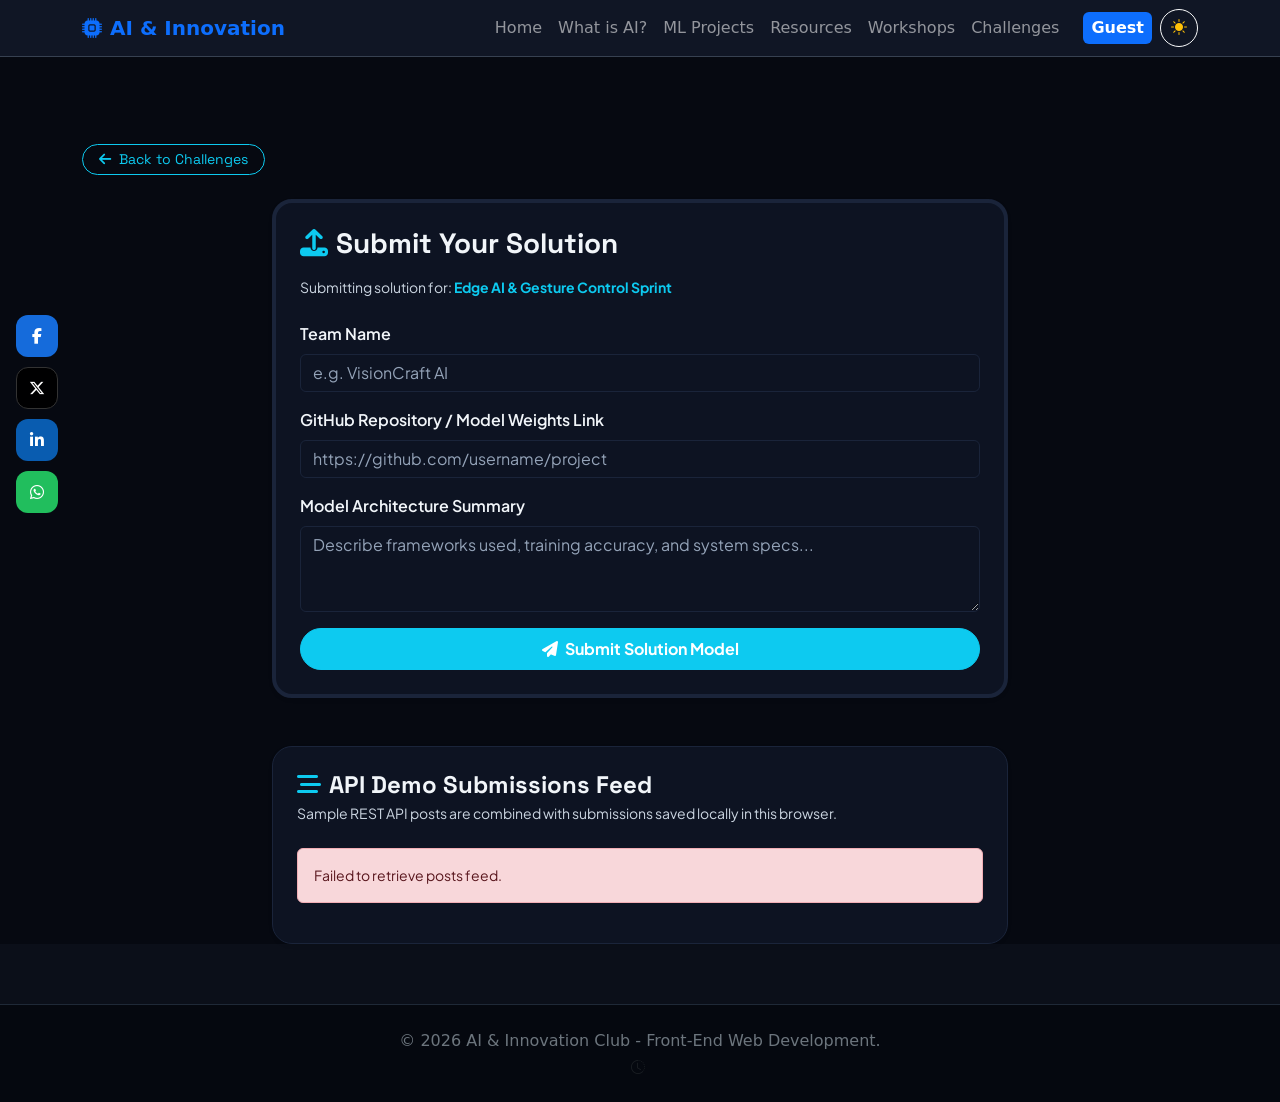
<file: Assignment/challenge-detail.html>
<!DOCTYPE html>
<html lang="en"><head><meta charset="utf-8"/><meta content="width=device-width, initial-scale=1.0" name="viewport"/><title>Challenge Submission | AI &amp; Innovation Club</title><link href="https://cdn.jsdelivr.net/npm/bootstrap@5.3.2/dist/css/bootstrap.min.css" rel="stylesheet"/><link href="https://cdn.jsdelivr.net/npm/bootstrap-icons@1.10.5/font/bootstrap-icons.css" rel="stylesheet"/><link href="https://cdnjs.cloudflare.com/ajax/libs/font-awesome/6.4.2/css/all.min.css" rel="stylesheet"/><link href="https://fonts.googleapis.com/css2?family=Inter:wght@300;400;600;700&amp;family=Plus+Jakarta+Sans:wght@400;600;700;800&amp;family=Space+Grotesk:wght@500;700&amp;family=JetBrains+Mono:wght@400;600&amp;display=swap" rel="stylesheet"/><link href="styles.css" rel="stylesheet"/></head><body data-page="challenge-detail"><nav class="navbar navbar-expand-lg navbar-dark fixed-top global-navbar" style="background-color: rgba(17, 24, 39, 0.95) !important; backdrop-filter: blur(10px); border-bottom: 1px solid #374151; z-index: 1040;">
<div class="container">
<a class="navbar-brand fw-bold text-primary" href="index.html">
<i class="bi bi-cpu-fill me-2"></i>AI &amp; Innovation
            </a>
<button aria-controls="globalNavbarNav" aria-expanded="false" aria-label="Toggle navigation" class="navbar-toggler" data-bs-target="#globalNavbarNav" data-bs-toggle="collapse" type="button">
<span class="navbar-toggler-icon"></span>
</button>
<div class="collapse navbar-collapse" id="globalNavbarNav">
<ul class="navbar-nav ms-auto align-items-center">
<li class="nav-item"><a class="nav-link" data-page="home" href="index.html">Home</a></li>
<li class="nav-item"><a class="nav-link" data-page="ai-guide" href="ai-knowledge.html">What is AI?</a></li>
<li class="nav-item"><a class="nav-link" data-page="ml-projects" href="MLprojects.html">ML Projects</a></li>
<li class="nav-item"><a class="nav-link" data-page="resources" href="resources.html">Resources</a></li>
<li class="nav-item"><a class="nav-link" data-page="workshops" href="workshops.html">Workshops</a></li>
<li class="nav-item"><a class="nav-link" data-page="challenges" href="challenges.html">Challenges</a></li>
<li class="nav-item ms-lg-3 mt-2 mt-lg-0">
<span class="badge bg-primary fs-6 p-2" id="welcomeMsg">Guest</span>
</li>
<li class="nav-item ms-lg-2 mt-2 mt-lg-0" id="themeToggleItem">
<button class="btn btn-outline-light rounded-circle" id="globalThemeToggle" style="width: 38px; height: 38px; padding: 0; display: inline-flex; align-items: center; justify-content: center;" title="Toggle Light/Dark Mode">
<i class="bi bi-moon-fill text-warning" id="globalThemeIcon"></i>
</button>
</li>
</ul>
</div>
</div>
</nav><div class="social-plugin-bar" style="position: fixed; left: 16px; top: 35%; z-index: 1050; display: flex; flex-direction: column; gap: 10px; transition: opacity 0.3s ease;">
<a aria-label="Share this page on Facebook" class="social-btn bg-fb shareFbBtn" href="#" title="Share on Facebook"><i class="fab fa-facebook-f"></i></a>
<a aria-label="Share this page on X" class="social-btn bg-tw shareTwBtn" href="#" title="Share on X (Twitter)"><i class="fab fa-x-twitter"></i></a>
<a aria-label="Share this page on LinkedIn" class="social-btn bg-li shareLiBtn" href="#" title="Share on LinkedIn"><i class="fab fa-linkedin-in"></i></a>
<a aria-label="Share this page on WhatsApp" class="social-btn bg-wa shareWaBtn" href="#" title="Share on WhatsApp"><i class="fab fa-whatsapp"></i></a>
</div><div aria-hidden="false" class="app-view cyber-page-view" id="view-challenge-detail" style="opacity:1">
<main class="container my-5">
<div class="mb-4">
<a class="btn btn-outline-info rounded-pill px-3 heading-font btn-sm" href="challenges.html">
<i class="fas fa-arrow-left me-2"></i>Back to Challenges
                </a>
</div>
<div class="row justify-content-center">
<div class="col-lg-8">
<div class="card card-cyber p-4 mb-5 shadow-sm border-top border-4 border-info">
<h3 class="heading-font fw-bold mb-3"><i class="fas fa-upload text-info me-2"></i>Submit Your Solution</h3>
<p class="text-muted small mb-4" id="activeChallengeAlert">
                            Submitting solution for: <strong class="text-info" id="selectedChallengeTitle">Edge AI &amp; Gesture Control Sprint</strong>
</p>
<div class="alert alert-success d-none mb-3" id="submitAlert" role="alert">
<i class="fas fa-check-circle me-2"></i> Your solution was successfully submitted and updated in the feed below!
                        </div>
<form id="submissionForm" onsubmit="return false;">
<div class="mb-3">
<label class="form-label fw-semibold">Team Name</label>
<input class="form-control" id="teamName" placeholder="e.g. VisionCraft AI" required="" type="text"/>
</div>
<div class="mb-3">
<label class="form-label fw-semibold">GitHub Repository / Model Weights Link</label>
<input class="form-control" id="repoLink" placeholder="https://github.com/username/project" required="" type="url"/>
</div>
<div class="mb-3">
<label class="form-label fw-semibold">Model Architecture Summary</label>
<textarea class="form-control" id="modelSummary" placeholder="Describe frameworks used, training accuracy, and system specs..." required="" rows="3"></textarea>
</div>
<button class="btn btn-info text-white w-100 fw-bold py-2 rounded-pill" id="submitSolutionBtn" type="submit">
<i class="fas fa-paper-plane me-1"></i> Submit Solution Model
                            </button>
</form>
</div>
<div class="card card-cyber p-4 shadow-sm">
<h4 class="heading-font fw-bold mb-1"><i class="fas fa-stream text-info me-2"></i>API Demo Submissions Feed</h4>
<p class="small text-muted mb-4">Sample REST API posts are combined with submissions saved locally in this browser.</p>
<div id="submissionsList">
<!-- Injected dynamically -->
</div>
</div>
</div>
</div>
</main>
</div><footer class="global-footer text-center py-4" style="background-color: #05080f; border-top: 1px solid #1f2937; margin-top: 60px;">
<div class="container">
<p class="text-secondary mb-1">© 2026 AI &amp; Innovation Club - Front-End Web Development.</p>
<p class="text-muted small mb-0"><i class="bi bi-clock-history me-1"></i><span id="cookieDisplay"></span></p>
</div>
</footer><script src="https://code.jquery.com/jquery-3.7.1.min.js"></script><script src="https://cdn.jsdelivr.net/npm/bootstrap@5.3.2/dist/js/bootstrap.bundle.min.js"></script><script>

        $(document).ready(function() {

            // ==========================================
            // 1. COOKIE MANAGER UTILITIES
            // ==========================================
            function setCookie(cname, cvalue, exdays) {
                const d = new Date();
                d.setTime(d.getTime() + (exdays * 24 * 60 * 60 * 1000));
                let expires = "expires=" + d.toUTCString();
                const secureFlag = window.location.protocol === 'https:' ? ';Secure' : '';
                document.cookie = cname + "=" + encodeURIComponent(cvalue) + ";" + expires + ";path=/;SameSite=Lax" + secureFlag;
            }

            function getCookie(cname) {
                let name = cname + "=";
                let decodedCookie = decodeURIComponent(document.cookie);
                let ca = decodedCookie.split(';');
                for(let i = 0; i < ca.length; i++) {
                    let c = ca[i];
                    while (c.charAt(0) == ' ') {
                        c = c.substring(1);
                    }
                    if (c.indexOf(name) == 0) {
                        return c.substring(name.length, c.length);
                    }
                }
                return "";
            }

            // ==========================================
            // SHARED SAFETY / STORAGE HELPERS
            // ==========================================
            function escapeHtml(value) {
                return $('<div>').text(String(value ?? '')).html();
            }

            function readJsonLocal(key, fallback = []) {
                try {
                    const raw = localStorage.getItem(key);
                    return raw ? JSON.parse(raw) : fallback;
                } catch (error) {
                    console.warn(`Invalid localStorage value for ${key}; resetting it.`, error);
                    localStorage.removeItem(key);
                    return fallback;
                }
            }

            function setWelcomeName(name, returning = true) {
                const $welcome = $('#welcomeMsg').empty();
                $('<i>', { class: 'bi bi-person-fill me-1', 'aria-hidden': 'true' }).appendTo($welcome);
                $welcome.append(document.createTextNode((returning ? ' Welcome back, ' : ' Welcome, ') + name));
            }

            function getShareableBaseUrl() {
                if (window.location.protocol !== 'http:' && window.location.protocol !== 'https:') return '';
                return window.location.href.split('#')[0];
            }

            // ==========================================
            // 2. MULTI-PAGE INITIALIZATION
            // ==========================================
            const currentPage = document.body.dataset.page || 'home';

            const pageTitles = {
                'home': 'AI & Innovation Club - UTAR',
                'ai-guide': 'What is AI? | AI & Innovation Club',
                'ml-projects': 'ML Projects | AI & Innovation Club',
                'resources': 'AI Resources | AI & Innovation Club',
                'workshops': 'Prompt Workshops | AI & Innovation Club',
                'workshop-detail': 'Workshop Details | AI & Innovation Club',
                'challenges': 'Innovation Challenges | AI & Innovation Club',
                'challenge-detail': 'Challenge Submission | AI & Innovation Club'
            };

            function updateNavbarActiveStates(page) {
                $('.navbar-nav .nav-link').removeClass('active').removeAttr('aria-current');
                const $active = $(`.navbar-nav .nav-link[data-page="${page}"]`);
                $active.addClass('active').attr('aria-current', 'page');
            }

            function initCurrentPage() {
                document.title = pageTitles[currentPage] || 'AI & Innovation Club';
                updateNavbarActiveStates(currentPage);

                // Restore shared user name badge.
                const storedName = localStorage.getItem('aiClubUser');
                if (storedName) setWelcomeName(storedName, true);

                if (currentPage === 'home') {
                    initHomeView();
                } else if (currentPage === 'ai-guide') {
                    initAiGuideView();
                } else if (currentPage === 'ml-projects') {
                    initMlProjectsView();
                } else if (currentPage === 'resources') {
                    initResourcesView();
                } else if (currentPage === 'workshops') {
                    initWorkshopsView();
                } else if (currentPage === 'workshop-detail') {
                    initWorkshopDetailView();
                } else if (currentPage === 'challenges') {
                    initChallengesView();
                } else if (currentPage === 'challenge-detail') {
                    initChallengeDetailView();
                }
            }

            // Auto-collapse the Bootstrap mobile navbar after navigation.
            $('.navbar-nav a').on('click', function(){
                if ($('.navbar-toggler').is(':visible')) {
                    $('.navbar-collapse').collapse('hide');
                }
            });
            // Page initialization is delayed until all controllers/data maps are defined.
            // ==========================================
            // 3. HOME VIEW CONTROLLER
            // ==========================================
            function initHomeView() {
                // Cookie: last visit date
                let lastVisit = getCookie("lastVisitDate");
                if (lastVisit != "") {
                    $('#cookieDisplay').text("Your last visit was on: " + lastVisit);
                } else {
                    $('#cookieDisplay').text("This is your first visit to our site!");
                }
                let currentDate = new Date().toLocaleString();
                setCookie("lastVisitDate", currentDate, 30);

                // Fetch quote of the day via REST API
                $.ajax({
                    url: 'https://dummyjson.com/quotes/random',
                    method: 'GET',
                    success: function(response) {
                        $('#apiQuote').text('"' + response.quote + '"');
                        $('#apiAuthor').text("- " + response.author);
                    },
                    error: function() {
                        $('#apiQuote').text('"AI will not replace you. A person using AI will."');
                        $('#apiAuthor').text("- Tech Community");
                    }
                });

                // Name personalization modal trigger
                let storedName = localStorage.getItem('aiClubUser');
                if (!storedName) {
                    let nameModal = new bootstrap.Modal(document.getElementById('nameModal'));
                    nameModal.show();
                }

                $('#saveNameBtn').off('click').on('click', function() {
                    const inputName = $('#userNameInput').val().trim().slice(0, 60);
                    if (inputName !== '') {
                        localStorage.setItem('aiClubUser', inputName);
                        setWelcomeName(inputName, false);
                        const nameModal = bootstrap.Modal.getInstance(document.getElementById('nameModal'));
                        if (nameModal) nameModal.hide();
                    }
                });
            }

            // Scroll trigger helper for fade-in animations (Home & Guide)
            $(window).scroll(function() {
                $('.fade-in-scroll').each(function() {
                    let elementTop = $(this).offset().top;
                    let windowBottom = $(window).scrollTop() + $(window).height();
                    
                    if (windowBottom > elementTop + 50) {
                        $(this).addClass('visible');
                    }
                });
            });

            // ==========================================
            // 4. AI GUIDE VIEW CONTROLLER
            // ==========================================
            function initAiGuideView() {
                let previousAttempt = sessionStorage.getItem('aiQuizStatus');
                if (previousAttempt === 'passed') {
                    $('#quizContainer').hide();
                    $('#quizResult').html('<div class="alert alert-success border-success text-dark"><i class="bi bi-check-circle-fill me-2"></i> You already passed the quiz in this session! Great job!</div>').show();
                } else if (previousAttempt === 'failed') {
                    $('#quizContainer').hide();
                    $('#quizResult').html('<div class="alert alert-warning border-warning text-dark"><i class="bi bi-exclamation-triangle-fill me-2"></i> You attempted the quiz earlier but got it wrong. Refresh your knowledge and try in a new session.</div>').show();
                }

                $('#submitQuizBtn').off('click').click(function() {
                    let selectedAnswer = $('input[name="aiQuiz"]:checked').val();
                    if (!selectedAnswer) {
                        alert("Please select an answer first!");
                        return;
                    }
                    if (selectedAnswer === 'correct') {
                        sessionStorage.setItem('aiQuizStatus', 'passed');
                        $('#quizContainer').slideUp(300, function() {
                            $('#quizResult').html('<div class="alert alert-success border-success text-dark"><i class="bi bi-check-circle-fill me-2"></i> Correct! Deep learning heavily relies on multi-layered neural networks.</div>').slideDown(300);
                        });
                    } else {
                        sessionStorage.setItem('aiQuizStatus', 'failed');
                        $('#quizContainer').slideUp(300, function() {
                            $('#quizResult').html('<div class="alert alert-danger border-danger text-dark"><i class="bi bi-x-circle-fill me-2"></i> Incorrect. Hard-coded logic and manual entry are NOT related to neural networks.</div>').slideDown(300);
                        });
                    }
                });
            }

            // ==========================================
            // 5. GLOBAL UNIFIED THEME TOGGLE CONTROLLER
            // ==========================================
            function applyGlobalTheme(theme) {
                if (theme === 'dark') {
                    // Apply to compatible Cyberpunk views
                    $('.cyber-page-view').addClass('dark-theme');
                    // Apply to user's Projects & Resources views
                    $('#view-ml-projects').addClass('dark-theme');
                    $('#view-resources').addClass('dark-theme');
                    // Update global toggle icon in the top navbar
                    $('#globalThemeIcon').removeClass('bi-moon-fill').addClass('bi-sun-fill').addClass('text-warning');
                    
                    // Sync body background if not on Home or AI Guide (which are fixed dark)
                    if (currentPage !== 'home' && currentPage !== 'ai-guide') {
                        $('body').removeClass('light-theme-body');
                    }
                } else {
                    // Apply to compatible Cyberpunk views
                    $('.cyber-page-view').removeClass('dark-theme');
                    // Apply to user's Projects & Resources views
                    $('#view-ml-projects').removeClass('dark-theme');
                    $('#view-resources').removeClass('dark-theme');
                    // Update global toggle icon in the top navbar
                    $('#globalThemeIcon').removeClass('bi-sun-fill').addClass('bi-moon-fill').addClass('text-warning');
                    
                    // Sync body background if not on Home or AI Guide (which are fixed dark)
                    if (currentPage !== 'home' && currentPage !== 'ai-guide') {
                        $('body').addClass('light-theme-body');
                    }
                }
                
                // Persist theme selection in both localStorage and cookies for assignment compliance
                setCookie("site_theme", theme, 7);
                localStorage.setItem('cyberTheme', theme);
            }

            // Click Handler
            $('#globalThemeToggle').on('click', function() {
                let isDark = $('#view-ml-projects').hasClass('dark-theme') || $('.cyber-page-view').first().hasClass('dark-theme');
                applyGlobalTheme(isDark ? 'light' : 'dark');
            });

            // Initialize saved state on startup
            let savedMLTheme = getCookie("site_theme");
            let savedCyberTheme = localStorage.getItem('cyberTheme');

            // One-time correction for the final build:
            // older builds automatically saved light mode on first load.
            if (!localStorage.getItem('finalDarkThemeMigration')) {
                savedMLTheme = 'dark';
                savedCyberTheme = 'dark';
                setCookie("site_theme", "dark", 7);
                localStorage.setItem('cyberTheme', 'dark');
                localStorage.setItem('finalDarkThemeMigration', '1');
            }

            let initialTheme = savedMLTheme || savedCyberTheme || 'dark';
            applyGlobalTheme(initialTheme);

            // ==========================================
            // 6. ML PROJECTS VIEW CONTROLLER (YOUR PART 1)
            // ==========================================
            const projectDetailsMap = {
                traffic: {
                    title: 'Traffic Flow Analyzer',
                    description: 'This project applies real-time object detection and tracking to identify and count vehicles in traffic-camera footage. It demonstrates how computer vision can support traffic monitoring and smarter signal planning.',
                    tech: 'Python, YOLOv8, OpenCV, PyTorch',
                    status: 'Open-source technical reference: Ultralytics YOLO. The linked repository provides the object-detection framework used as a reference for this project concept.',
                    repo: 'https://github.com/ultralytics/ultralytics'
                },
                chatbot: {
                    title: 'Campus Assistant Chatbot',
                    description: 'This project demonstrates a conversational AI assistant that can answer common student questions about courses, campus services, facilities, and frequently asked university information.',
                    tech: 'Python, Rasa, NLP, NLU, Dialogue Management',
                    status: 'Open-source technical reference: Rasa. The linked repository provides a framework for building contextual conversational assistants.',
                    repo: 'https://github.com/RasaHQ/rasa'
                },
                energy: {
                    title: 'Energy Demand Predictor',
                    description: 'This project demonstrates time-series forecasting for campus electricity consumption. Historical usage patterns can be analysed to estimate future demand and support energy-planning decisions.',
                    tech: 'Python, Pandas, Darts, PyTorch / Scikit-learn',
                    status: 'Open-source technical reference: Darts. The linked repository provides forecasting models and utilities for time-series applications.',
                    repo: 'https://github.com/unit8co/darts'
                }
            };

            function initMlProjectsView() {
                $('.project-detail-btn').off('click').on('click', function () {
                    const project = projectDetailsMap[$(this).data('project')];
                    if (!project) return;
                    $('#projectModalTitle').text(project.title);
                    $('#projectModalDescription').text(project.description);
                    $('#projectModalTech').text(project.tech);
                    $('#projectModalStatus').text(project.status);
                    $('#projectRepoBtn').attr('href', project.repo);
                });

                // Dynamic quotes
                $.ajax({
                    url: 'https://dummyjson.com/quotes/random',
                    method: 'GET',
                    success: function(response) {
                        $('#quote-container').html(`
                            <i class="fa-solid fa-quote-left text-light me-2 opacity-50"></i>
                            "${escapeHtml(response.quote)}" 
                            <br><span class="small fw-bold mt-2 d-inline-block">- ${escapeHtml(response.author)}</span>
                        `);
                    },
                    error: function() {
                        $('#quote-container').html('Empowering the future through Artificial Intelligence.');
                    }
                });

                // Welcome Toast check (SessionStorage)
                if (!sessionStorage.getItem('hasVisitedMLPage')) {
                    const toastLive = document.getElementById('welcomeToast');
                    const toast = new bootstrap.Toast(toastLive);
                    toast.show();
                    sessionStorage.setItem('hasVisitedMLPage', 'true');
                }

                // Initial render of local ideas
                renderIdeas();
            }

            $('#ideaForm').off('submit').on('submit', function(e) {
                e.preventDefault();
                
                const newIdea = {
                    id: Date.now(),
                    name: $('#studentName').val().trim().slice(0, 60),
                    title: $('#projectTitle').val().trim().slice(0, 100),
                    desc: $('#projectDesc').val().trim().slice(0, 500),
                    url: $('#projectUrl').val().trim().slice(0, 500),
                    date: new Date().toLocaleDateString()
                };

                let savedIdeas = readJsonLocal('mlProjectIdeas', []);
                savedIdeas.push(newIdea);
                localStorage.setItem('mlProjectIdeas', JSON.stringify(savedIdeas));
                
                this.reset();
                renderIdeas();
            });

            function renderIdeas() {
                const ideasContainer = $('#ideasList');
                ideasContainer.empty();
                let savedIdeas = readJsonLocal('mlProjectIdeas', []);

                if (savedIdeas.length === 0) {
                    ideasContainer.html('<p class="text-muted fst-italic">No ideas submitted yet. Be the first!</p>');
                    return;
                }

                savedIdeas.forEach(function(idea) {
                    const safeUrl = /^https?:\/\/[^\s]+$/i.test(idea.url || '') ? idea.url : '';
                    const projectLink = safeUrl
                        ? `<a class="btn btn-sm btn-outline-primary mt-2" href="${escapeHtml(safeUrl)}" target="_blank" rel="noopener noreferrer"><i class="fa-solid fa-arrow-up-right-from-square me-1"></i>Open Project Link</a>`
                        : '';
                    const ideaCard = `
                        <div class="card mb-3 shadow-sm border-0" style="background-color: var(--ml-theme-bg); border: 1px solid rgba(128,128,128,0.15) !important;">
                            <div class="card-body">
                                <h6 class="card-title fw-bold text-primary">${escapeHtml(idea.title)}</h6>
                                <p class="card-text mb-1 small">${escapeHtml(idea.desc)}</p>
                                ${projectLink}
                                <div class="d-flex justify-content-between align-items-center mt-2">
                                    <p class="card-text mb-0"><small class="text-muted">Pitched by ${escapeHtml(idea.name)} on ${escapeHtml(idea.date)}</small></p>
                                    <button class="btn btn-sm btn-outline-danger py-0 px-2 delete-idea-btn border-0" data-id="${idea.id}" title="Delete Pitch"><i class="fa-solid fa-trash-can"></i></button>
                                </div>
                            </div>
                        </div>
                    `;
                    ideasContainer.prepend(ideaCard);
                });

                $('.delete-idea-btn').click(function() {
                    const idToDelete = $(this).data('id');
                    let currentPitches = readJsonLocal('mlProjectIdeas', []);
                    currentPitches = currentPitches.filter(pitch => pitch.id !== idToDelete);
                    localStorage.setItem('mlProjectIdeas', JSON.stringify(currentPitches));
                    renderIdeas();
                });
            }

            // ML project share link: only share a real deployed HTTP/HTTPS URL.
            const mlShareBase = getShareableBaseUrl();
            if (mlShareBase) {
                $('#mlShareTw').attr('href', `https://twitter.com/intent/tweet?url=${encodeURIComponent(mlShareBase)}&text=${encodeURIComponent("Explore the machine learning projects at the UTAR AI & Innovation Club!")}`);
            }
            $('#mlShareTw').off('click').on('click', function(e) {
                if (!mlShareBase) {
                    e.preventDefault();
                    alert('Social sharing should be tested from the deployed website URL, not a local file.');
                    return;
                }
                e.preventDefault();
                window.open($(this).attr('href'), 'shareWindow', 'width=600,height=400,noopener,noreferrer');
            });

            // ==========================================
            // 7. RESOURCES VIEW CONTROLLER (YOUR PART 2 - NEW RESOURCE LIBRARY)
            // ==========================================
            function initResourcesView() {
                // Render saved reading list and restore bookmark button states.
                renderReadingList();
                syncBookmarkButtons();

                // Restore session clicks count
                let sessionClicks = sessionStorage.getItem('resourceClicks') || 0;
                $('#sessionCounter').text(sessionClicks);

                // Handle resource click counter. Do not prevent the default link action:
                // the selected resource should still open in a new browser tab.
                $('.resource-link').off('click').on('click', function() {
                    sessionClicks++;
                    sessionStorage.setItem('resourceClicks', String(sessionClicks));
                    $('#sessionCounter').text(sessionClicks);
                });

                // Handle Bookmarking
                $('.bookmark-btn').off('click').on('click', function() {
                    const title = $(this).data('title');
                    let savedList = readJsonLocal('myReadingList', []);
                    
                    if (!savedList.includes(title)) {
                        savedList.push(title);
                        localStorage.setItem('myReadingList', JSON.stringify(savedList));
                        
                        $(this).removeClass('btn-custom').addClass('btn-success').html('<i class="fa-solid fa-check me-1"></i> Saved');
                        renderReadingList();
                        syncBookmarkButtons();
                    } else {
                        alert('This resource is already in your reading list!');
                    }
                });

                // Clear List Handler
                $('#clearListBtn').off('click').on('click', function() {
                    localStorage.removeItem('myReadingList');
                    renderReadingList();
                    
                    syncBookmarkButtons();
                });

                // Fetch top trending AI repositories from GitHub API
                $.ajax({
                    url: 'https://api.github.com/search/repositories?q=topic:artificial-intelligence&sort=stars&order=desc&per_page=3',
                    method: 'GET',
                    dataType: 'json',
                    success: function(response) {
                        let htmlContent = '';
                        response.items.forEach(function(repo) {
                            htmlContent += `
                                <div class="github-repo-card">
                                    <h5 class="fw-bold mb-1">
                                        <a href="${escapeHtml(repo.html_url)}" target="_blank" rel="noopener noreferrer" class="text-decoration-none" style="color: var(--ml-primary);">
                                            <i class="fa-brands fa-github-alt me-2"></i>${escapeHtml(repo.name)}
                                        </a>
                                    </h5>
                                    <p class="text-muted small mb-2">${escapeHtml(repo.description || 'No description provided.')}</p>
                                    <div class="d-flex align-items-center small fw-bold">
                                        <span class="text-warning me-3"><i class="fa-solid fa-star me-1"></i>${repo.stargazers_count.toLocaleString()}</span>
                                        <span class="text-secondary"><i class="fa-solid fa-code-branch me-1"></i>${escapeHtml(repo.language || 'Multiple')}</span>
                                    </div>
                                </div>
                            `;
                        });
                        $('#github-api-container').html(htmlContent);
                    },
                    error: function() {
                        $('#github-api-container').html(`
                            <div class="alert alert-warning border-0" style="background-color: rgba(255, 193, 7, 0.1); color: #ffc107;">
                                <i class="fa-solid fa-triangle-exclamation me-2"></i>
                                Unable to fetch live data from GitHub at the moment. Please try again later.
                            </div>
                        `);
                    }
                });
            }

            function syncBookmarkButtons() {
                const savedList = readJsonLocal('myReadingList', []);
                $('.bookmark-btn').each(function () {
                    const saved = savedList.includes($(this).data('title'));
                    $(this)
                        .toggleClass('btn-success', saved)
                        .toggleClass('btn-custom', !saved)
                        .html(saved ? '<i class="fa-solid fa-check me-1"></i> Saved' : '<i class="fa-regular fa-bookmark me-1"></i> Save');
                });
            }

            function renderReadingList() {
                const listContainer = $('#readingListOutput');
                listContainer.empty(); 
                let savedList = readJsonLocal('myReadingList', []);

                if (savedList.length === 0) {
                    listContainer.html('<p class="text-muted fst-italic small">No items saved yet. Click "Save" on a resource to add it here.</p>');
                    return;
                }

                savedList.forEach(function(item) {
                    listContainer.append(`
                        <div class="d-flex justify-content-between align-items-center p-2 mb-2 rounded" style="background-color: rgba(128,128,128,0.1); border: 1px solid var(--ml-theme-border);">
                            <span class="small fw-bold"><i class="fa-solid fa-file-lines text-muted me-2"></i>${escapeHtml(item)}</span>
                        </div>
                    `);
                });
            }

            // ==========================================
            // 8. WORKSHOPS VIEW CONTROLLER
            // ==========================================
            function initWorkshopsView() {
                function updateSelectedUI(trackName) {
                    $('#selectedTrackDisplay').val(trackName);
                    if (trackName && trackName !== 'None Selected') {
                        $('#proceedDetailBtn').removeClass('disabled');
                    }
                }

                const activeTrack = sessionStorage.getItem('selectedWorkshop');
                if (activeTrack) {
                    updateSelectedUI(activeTrack);
                    $(`.select-track-btn`).removeClass('btn-warning text-dark').addClass('btn-outline-warning').html('Select Track');
                    $(`.select-track-btn[data-track="${activeTrack}"]`)
                        .removeClass('btn-outline-warning')
                        .addClass('btn-warning text-dark')
                        .html('<i class="fas fa-check me-1"></i> Selected');
                }

                $('.select-track-btn').off('click').click(function () {
                    const trackName = $(this).data('track');
                    const trackLevel = $(this).data('level');
                    const trackInstructor = $(this).data('instructor');

                    sessionStorage.setItem('selectedWorkshop', trackName);
                    sessionStorage.setItem('selectedWorkshopLevel', trackLevel);
                    sessionStorage.setItem('selectedWorkshopInstructor', trackInstructor);

                    $('.select-track-btn')
                        .removeClass('btn-warning text-dark')
                        .addClass('btn-outline-warning')
                        .html('Select Track');

                    $(this)
                        .removeClass('btn-outline-warning')
                        .addClass('btn-warning text-dark')
                        .html('<i class="fas fa-check me-1"></i> Selected');

                    updateSelectedUI(trackName);
                });

                // FAQ Search Filter
                $('#faqSearchInput').off('keyup').on('keyup', function () {
                    const term = $(this).val().toLowerCase();
                    $('.faq-item').each(function () {
                        const text = $(this).text().toLowerCase();
                        $(this).toggle(text.indexOf(term) > -1);
                    });
                });
            }

            // Social sharing for the fixed plugin bar. Direct UTAR social links on Home remain normal links.
            const baseDomain = getShareableBaseUrl();
            const encodedText = encodeURIComponent("Check out the AI & Innovation Club workshops and challenges!");

            if (baseDomain) {
                const encodedUrl = encodeURIComponent(baseDomain);
                $('.shareFbBtn').attr('href', `https://www.facebook.com/sharer/sharer.php?u=${encodedUrl}`);
                $('.shareTwBtn').attr('href', `https://twitter.com/intent/tweet?url=${encodedUrl}&text=${encodedText}`);
                $('.shareLiBtn').attr('href', `https://www.linkedin.com/sharing/share-offsite/?url=${encodedUrl}`);
                $('.shareWaBtn').attr('href', `https://api.whatsapp.com/send?text=${encodedText}%20${encodedUrl}`);
            }

            $('.social-plugin-bar .social-btn').off('click').on('click', function(e) {
                if (!baseDomain) {
                    e.preventDefault();
                    alert('Social sharing should be tested after the website is deployed to an HTTP/HTTPS URL.');
                    return;
                }
                e.preventDefault();
                window.open($(this).attr('href'), 'shareWindow', 'width=600,height=500,noopener,noreferrer');
            });

            // ==========================================
            // 9. WORKSHOP DETAILS VIEW CONTROLLER
            // ==========================================
            const trackDetailsMap = {
                "Zero-Shot & Few-Shot Masterclass": {
                    level: "Beginner to Intermediate",
                    instructor: "Dr. Alex Rivera",
                    overview: "Learn structural template design, system role constraints, and context window optimization for LLMs. Master how to frame zero-shot system instructions and craft precise few-shot examples for deterministic model responses.",
                    modules: [
                        "Module 1: System Prompt Formatting & Constraint Setting",
                        "Module 2: Structural Few-Shot Example Design",
                        "Module 3: Tokenization & Context Window Optimization",
                        "Module 4: Live Sandbox Testing with OpenAI & Gemini APIs"
                    ]
                },
                "Chain-of-Thought Reasoning Sprint": {
                    level: "Advanced",
                    instructor: "Prof. Elena Rostova",
                    overview: "Dive into advanced prompt techniques for logical reasoning tasks. Implement step-by-step reasoning pipelines, self-consistency sampling, and tree-of-thought branching algorithms.",
                    modules: [
                        "Module 1: Chain-of-Thought (CoT) Prompt Construction",
                        "Module 2: Self-Consistency & Majority Voting Strategies",
                        "Module 3: Tree-of-Thought (ToT) Exploration Networks",
                        "Module 4: Solving Complex Math & Logic Pipelines"
                    ]
                },
                "RAG & Vector Database Prompting": {
                    level: "Intermediate",
                    instructor: "Marcus Chen",
                    overview: "Connect LLMs to external data sources using semantic similarity embeddings, ChromaDB, and hybrid retrieval techniques to drastically decrease hallucinations.",
                    modules: [
                        "Module 1: Introduction to Vector Embeddings & Similarity Search",
                        "Module 2: Setting up ChromaDB Vector Store",
                        "Module 3: Context Retrieval Augmentation & Hybrid Search",
                        "Module 4: Guardrailing Model Outputs against Hallucinations"
                    ]
                },
                "Autonomous Multi-Agent Frameworks": {
                    level: "Advanced",
                    instructor: "Sarah Jenkins",
                    overview: "Design collaborative AI agent teams (CrewAI / AutoGen) using task delegation prompts, tool utilization, and automated multi-agent coordination.",
                    modules: [
                        "Module 1: Multi-Agent Architecture & Role Delegation",
                        "Module 2: Tool Integration (Web Search, Code Interpreter, APIs)",
                        "Module 3: Inter-Agent Communication & Consensus Algorithms",
                        "Module 4: Building an Autonomous Software Development Team"
                    ]
                }
            };

            function initWorkshopDetailView() {
                const selectedTrack = sessionStorage.getItem('selectedWorkshop') || "Zero-Shot & Few-Shot Masterclass";
                const data = trackDetailsMap[selectedTrack] || trackDetailsMap["Zero-Shot & Few-Shot Masterclass"];

                $('#detailTitle').text(selectedTrack);
                $('#detailInstructor').text(data.instructor);
                $('#detailLevelBadge').html(`<i class="fas fa-layer-group me-1"></i> ${data.level}`);
                $('#detailOverview').text(data.overview);
                $('#regTrackSelect').val(selectedTrack);

                const $modulesList = $('#detailModules');
                $modulesList.empty();
                data.modules.forEach(mod => {
                    $modulesList.append(`
                        <li class="list-group-item bg-transparent text-secondary d-flex align-items-center py-3" style="border-bottom: 1px solid var(--cyber-border) !important;">
                            <i class="fas fa-check-circle text-warning me-3 fs-5"></i> ${mod}
                        </li>
                    `);
                });

                $('#regTrackSelect').off('change').change(function () {
                    const newTrack = $(this).val();
                    sessionStorage.setItem('selectedWorkshop', newTrack);
                    initWorkshopDetailView();
                });

                $('#registrationForm').off('submit').on('submit', function (e) {
                    e.preventDefault();
                    if (!this.checkValidity()) {
                        this.reportValidity();
                        return;
                    }

                    const registration = {
                        id: Date.now(),
                        track: $('#regTrackSelect').val(),
                        name: $('#regFullName').val().trim().slice(0, 80),
                        email: $('#regEmail').val().trim().slice(0, 120),
                        registeredAt: new Date().toISOString()
                    };

                    // Keep the completed registration in Local Storage.
                    const registrations = readJsonLocal('workshopRegistrations', []);
                    registrations.push(registration);
                    localStorage.setItem('workshopRegistrations', JSON.stringify(registrations));

                    // Preserve the original workshop interaction used by the team.
                    alert(`Successfully registered for: ${registration.track}`);

                    $('#regFullName, #regEmail').val('');
                });
            }

            // ==========================================
            // 10. CHALLENGES VIEW CONTROLLER
            // ==========================================
            function initChallengesView() {
                loadLeaderboard();

                $('.select-challenge-btn').off('click').click(function () {
                    const challengeTitle = $(this).data('challenge');
                    sessionStorage.setItem('selectedChallenge', challengeTitle);
                });
            }

            function loadLeaderboard() {
                $('#leaderboardContainer').html(`
                    <div class="text-center py-4">
                        <div class="spinner-border text-info" role="status"></div>
                        <p class="small text-muted mt-2 font-mono">Loading demo standings from REST API...</p>
                    </div>
                `);

                // REST API demo leaderboard via jQuery AJAX. Scores are illustrative, not real competition results.
                $.ajax({
                    url: 'https://jsonplaceholder.typicode.com/users?_limit=4',
                    type: 'GET',
                    dataType: 'json',
                    success: function (data) {
                        let html = '<div class="table-responsive"><table class="table align-middle table-hover small mb-0"><thead><tr><th>#</th><th>Team Name</th><th>Score</th></tr></thead><tbody>';
                        const fakeScores = [98.4, 94.2, 89.7, 85.1];

                        data.forEach((user, idx) => {
                            html += `
                                <tr>
                                    <td class="fw-bold font-mono text-info">0${idx + 1}</td>
                                    <td>
                                        <div class="fw-bold">${escapeHtml(user.company.name)}</div>
                                        <div class="text-muted extra-small"><i class="far fa-user me-1"></i>${escapeHtml(user.name)}</div>
                                    </td>
                                    <td><span class="badge bg-success bg-opacity-20 text-success font-mono">${fakeScores[idx]}%</span></td>
                                </tr>
                            `;
                        });

                        html += '</tbody></table></div>';
                        $('#leaderboardContainer').html(html);
                    },
                    error: function () {
                        $('#leaderboardContainer').html('<div class="alert alert-danger small">Failed to load demo leaderboard data.</div>');
                    }
                });
            }

            $('#refreshApiBtn').off('click').click(loadLeaderboard);

            // ==========================================
            // 11. CHALLENGE DETAIL VIEW CONTROLLER
            // ==========================================
            function initChallengeDetailView() {
                const savedChallenge = sessionStorage.getItem('selectedChallenge');
                if (savedChallenge) {
                    $('#selectedChallengeTitle').text(savedChallenge);
                }

                renderSubmissionsFeed();
            }

            function getLocalSubmissions() {
                return readJsonLocal('userSubmissions', []);
            }

            function renderSubmissionsFeed() {
                const userSubs = getLocalSubmissions();
                let html = '';

                // User Submissions
                userSubs.forEach((sub, i) => {
                    html += `
                        <div class="border-start border-3 border-info ps-3 pe-2 mb-3 py-2 bg-info bg-opacity-10 rounded-end position-relative">
                            <div class="d-flex justify-content-between align-items-center mb-1">
                                <div>
                                    <span class="badge bg-info text-dark font-mono me-2">USER SUBMISSION #${100 + userSubs.length - i}</span>
                                    <small class="text-info font-mono"><i class="far fa-clock me-1"></i>Just now</small>
                                </div>
                                <button class="btn btn-outline-danger btn-sm border-0 py-0 px-2 delete-sub-btn" data-index="${i}" title="Remove Submission">
                                    <i class="fas fa-trash-alt me-1"></i>Delete
                                </button>
                            </div>
                            <h6 class="fw-bold mb-1">${escapeHtml(sub.team)}</h6>
                            <p class="text-muted extra-small mb-1">${escapeHtml(sub.summary)}</p>
                            <a href="${escapeHtml(sub.link)}" target="_blank" rel="noopener noreferrer" class="small text-info text-decoration-none font-mono"><i class="fab fa-github me-1"></i>${escapeHtml(sub.link)}</a>
                        </div>
                    `;
                });

                // REST API Default Feed retrieval
                $.ajax({
                    url: 'https://jsonplaceholder.typicode.com/posts?_limit=3',
                    method: 'GET',
                    dataType: 'json',
                    success: function (data) {
                        data.forEach((post, idx) => {
                            html += `
                                <div class="border-start border-2 border-secondary border-opacity-50 ps-3 mb-3 py-1">
                                    <div class="d-flex justify-content-between">
                                        <span class="badge bg-secondary font-mono mb-1">SUBMISSION #${101 + idx}</span>
                                        <small class="text-muted font-mono"><i class="fas fa-plug me-1"></i>API sample</small>
                                    </div>
                                    <h6 class="fw-bold mb-1 text-capitalize">${escapeHtml(post.title.substring(0, 30))}</h6>
                                    <p class="text-muted extra-small mb-0">${escapeHtml(post.body.substring(0, 80))}...</p>
                                </div>
                            `;
                        });
                        $('#submissionsList').html(html);
                        
                        // Bind delete button event handlers
                        $('.delete-sub-btn').off('click').click(function () {
                            const indexToRemove = $(this).data('index');
                            let subs = getLocalSubmissions();
                            subs.splice(indexToRemove, 1);
                            localStorage.setItem('userSubmissions', JSON.stringify(subs));
                            renderSubmissionsFeed();
                        });
                    },
                    error: function () {
                        $('#submissionsList').html('<div class="alert alert-danger small">Failed to retrieve posts feed.</div>');
                    }
                });
            }

            $('#submissionForm').off('submit').submit(function (e) {
                e.preventDefault();

                const team = $('#teamName').val().trim().slice(0, 80);
                const link = $('#repoLink').val().trim();
                const summary = $('#modelSummary').val().trim().slice(0, 600);

                let parsedUrl;
                try { parsedUrl = new URL(link); }
                catch {
                    alert('Please enter a valid repository URL.');
                    return;
                }
                if (!['http:', 'https:'].includes(parsedUrl.protocol)) {
                    alert('Repository links must use http:// or https://.');
                    return;
                }

                const newSub = { team, link: parsedUrl.href, summary };
                const userSubs = getLocalSubmissions();
                userSubs.unshift(newSub);

                localStorage.setItem('userSubmissions', JSON.stringify(userSubs));

                $('#submitAlert').removeClass('d-none');
                $('#submissionForm')[0].reset();

                renderSubmissionsFeed();

                setTimeout(() => {
                    $('#submitAlert').addClass('d-none');
                }, 4000);
            });

        // Initialize current page only after all page-specific code is defined.
            initCurrentPage();

        });
    
</script></body></html>
</file>
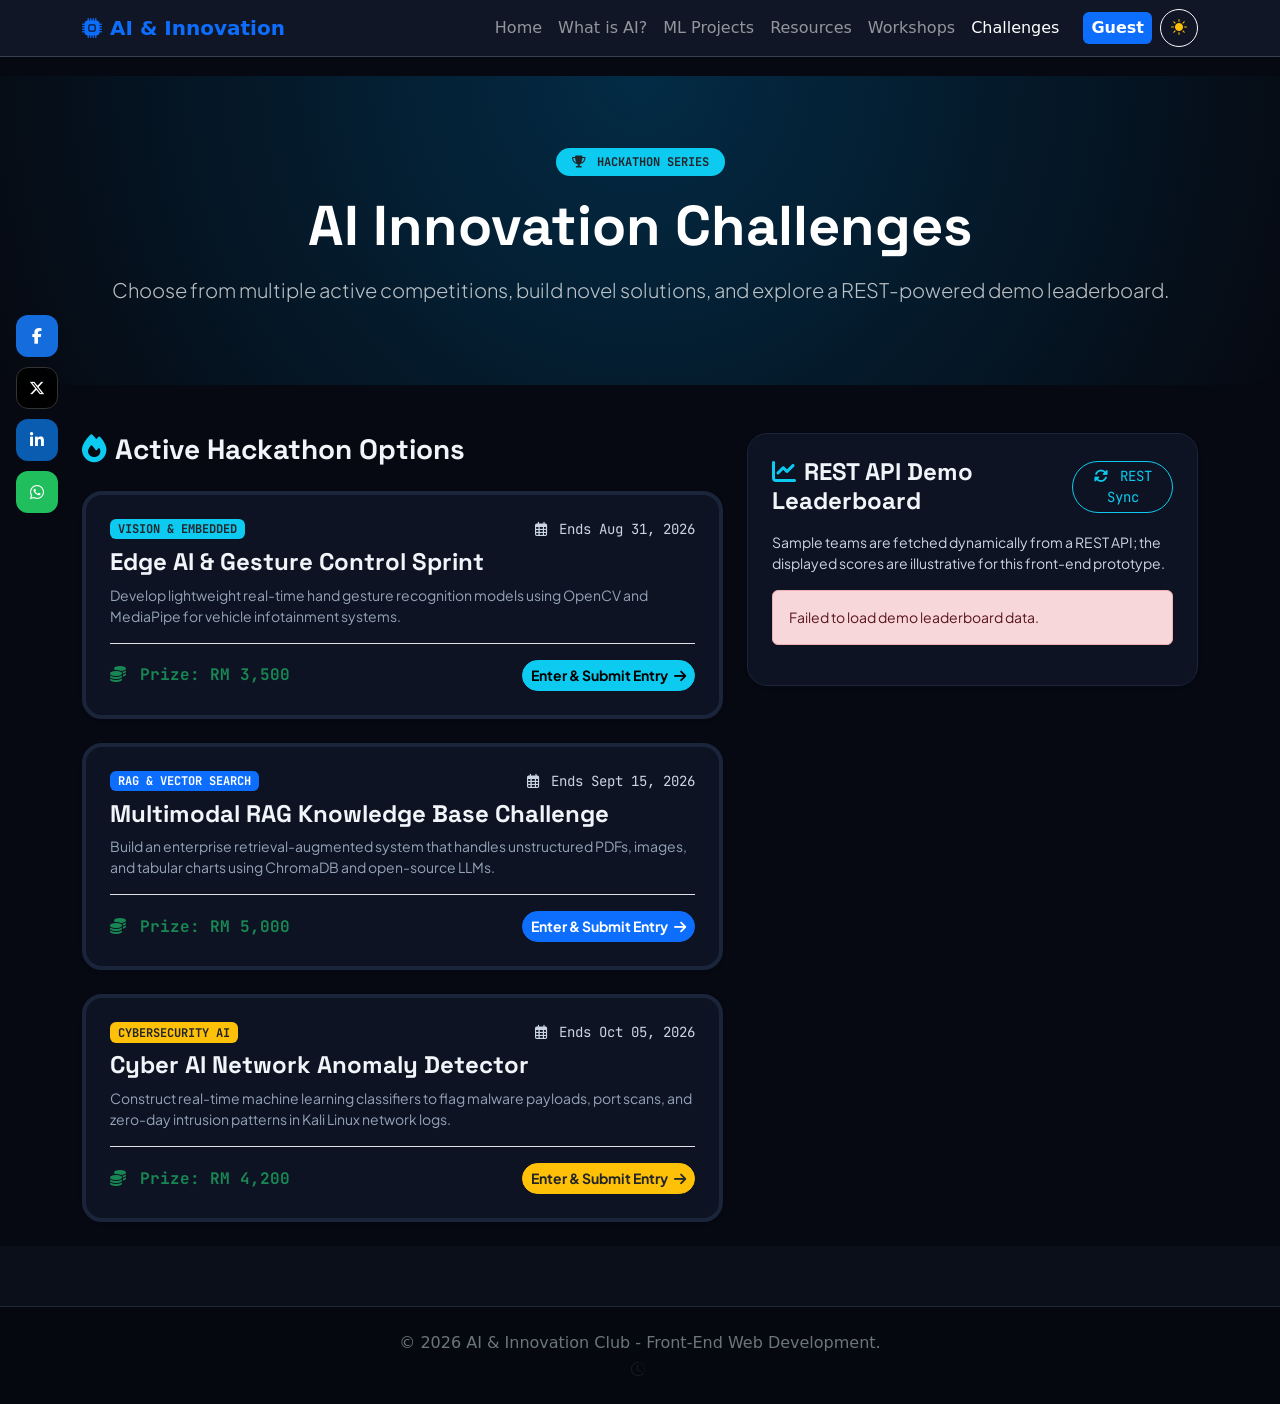
<file: Assignment/challenges.html>
<!DOCTYPE html>
<html lang="en"><head><meta charset="utf-8"/><meta content="width=device-width, initial-scale=1.0" name="viewport"/><title>Innovation Challenges | AI &amp; Innovation Club</title><link href="https://cdn.jsdelivr.net/npm/bootstrap@5.3.2/dist/css/bootstrap.min.css" rel="stylesheet"/><link href="https://cdn.jsdelivr.net/npm/bootstrap-icons@1.10.5/font/bootstrap-icons.css" rel="stylesheet"/><link href="https://cdnjs.cloudflare.com/ajax/libs/font-awesome/6.4.2/css/all.min.css" rel="stylesheet"/><link href="https://fonts.googleapis.com/css2?family=Inter:wght@300;400;600;700&amp;family=Plus+Jakarta+Sans:wght@400;600;700;800&amp;family=Space+Grotesk:wght@500;700&amp;family=JetBrains+Mono:wght@400;600&amp;display=swap" rel="stylesheet"/><link href="styles.css" rel="stylesheet"/></head><body data-page="challenges"><nav class="navbar navbar-expand-lg navbar-dark fixed-top global-navbar" style="background-color: rgba(17, 24, 39, 0.95) !important; backdrop-filter: blur(10px); border-bottom: 1px solid #374151; z-index: 1040;">
<div class="container">
<a class="navbar-brand fw-bold text-primary" href="index.html">
<i class="bi bi-cpu-fill me-2"></i>AI &amp; Innovation
            </a>
<button aria-controls="globalNavbarNav" aria-expanded="false" aria-label="Toggle navigation" class="navbar-toggler" data-bs-target="#globalNavbarNav" data-bs-toggle="collapse" type="button">
<span class="navbar-toggler-icon"></span>
</button>
<div class="collapse navbar-collapse" id="globalNavbarNav">
<ul class="navbar-nav ms-auto align-items-center">
<li class="nav-item"><a class="nav-link" data-page="home" href="index.html">Home</a></li>
<li class="nav-item"><a class="nav-link" data-page="ai-guide" href="ai-knowledge.html">What is AI?</a></li>
<li class="nav-item"><a class="nav-link" data-page="ml-projects" href="MLprojects.html">ML Projects</a></li>
<li class="nav-item"><a class="nav-link" data-page="resources" href="resources.html">Resources</a></li>
<li class="nav-item"><a class="nav-link" data-page="workshops" href="workshops.html">Workshops</a></li>
<li class="nav-item"><a class="nav-link" data-page="challenges" href="challenges.html">Challenges</a></li>
<li class="nav-item ms-lg-3 mt-2 mt-lg-0">
<span class="badge bg-primary fs-6 p-2" id="welcomeMsg">Guest</span>
</li>
<li class="nav-item ms-lg-2 mt-2 mt-lg-0" id="themeToggleItem">
<button class="btn btn-outline-light rounded-circle" id="globalThemeToggle" style="width: 38px; height: 38px; padding: 0; display: inline-flex; align-items: center; justify-content: center;" title="Toggle Light/Dark Mode">
<i class="bi bi-moon-fill text-warning" id="globalThemeIcon"></i>
</button>
</li>
</ul>
</div>
</div>
</nav><div class="social-plugin-bar" style="position: fixed; left: 16px; top: 35%; z-index: 1050; display: flex; flex-direction: column; gap: 10px; transition: opacity 0.3s ease;">
<a aria-label="Share this page on Facebook" class="social-btn bg-fb shareFbBtn" href="#" title="Share on Facebook"><i class="fab fa-facebook-f"></i></a>
<a aria-label="Share this page on X" class="social-btn bg-tw shareTwBtn" href="#" title="Share on X (Twitter)"><i class="fab fa-x-twitter"></i></a>
<a aria-label="Share this page on LinkedIn" class="social-btn bg-li shareLiBtn" href="#" title="Share on LinkedIn"><i class="fab fa-linkedin-in"></i></a>
<a aria-label="Share this page on WhatsApp" class="social-btn bg-wa shareWaBtn" href="#" title="Share on WhatsApp"><i class="fab fa-whatsapp"></i></a>
</div><div aria-hidden="false" class="app-view cyber-page-view" id="view-challenges" style="opacity:1">
<header class="hero-challenge text-center">
<div class="container">
<span class="badge bg-info text-dark rounded-pill px-3 py-2 mb-3 font-mono">
<i class="fas fa-trophy me-1"></i> HACKATHON SERIES
                </span>
<h1 class="heading-font display-4 fw-bold mb-3">AI Innovation Challenges</h1>
<p class="lead text-light text-opacity-75 max-w-2xl mx-auto mb-4">
                    Choose from multiple active competitions, build novel solutions, and explore a REST-powered demo leaderboard.
                </p>
</div>
</header>
<main class="container my-5">
<div class="row g-4">
<div class="col-lg-7">
<h3 class="heading-font fw-bold mb-4"><i class="fas fa-fire text-info me-2"></i>Active Hackathon Options</h3>
<!-- Option 1 -->
<div class="card card-cyber p-4 mb-4 shadow-sm border-top border-4 border-info">
<div class="d-flex justify-content-between align-items-start mb-2">
<span class="badge bg-info text-dark font-mono">VISION &amp; EMBEDDED</span>
<span class="text-muted small font-mono"><i class="far fa-calendar-alt me-1"></i> Ends Aug 31, 2026</span>
</div>
<h4 class="heading-font fw-bold">Edge AI &amp; Gesture Control Sprint</h4>
<p class="text-secondary small mb-3">Develop lightweight real-time hand gesture recognition models using OpenCV and MediaPipe for vehicle infotainment systems.</p>
<div class="d-flex align-items-center justify-content-between pt-3 border-top">
<div class="font-mono text-success fw-bold"><i class="fas fa-coins me-1"></i> Prize: RM 3,500</div>
<a class="btn btn-sm btn-info rounded-pill fw-bold select-challenge-btn" data-challenge="Edge AI &amp; Gesture Control Sprint" href="challenge-detail.html">
                                Enter &amp; Submit Entry <i class="fas fa-arrow-right ms-1"></i>
</a>
</div>
</div>
<!-- Option 2 -->
<div class="card card-cyber p-4 mb-4 shadow-sm border-top border-4 border-primary">
<div class="d-flex justify-content-between align-items-start mb-2">
<span class="badge bg-primary font-mono">RAG &amp; VECTOR SEARCH</span>
<span class="text-muted small font-mono"><i class="far fa-calendar-alt me-1"></i> Ends Sept 15, 2026</span>
</div>
<h4 class="heading-font fw-bold">Multimodal RAG Knowledge Base Challenge</h4>
<p class="text-secondary small mb-3">Build an enterprise retrieval-augmented system that handles unstructured PDFs, images, and tabular charts using ChromaDB and open-source LLMs.</p>
<div class="d-flex align-items-center justify-content-between pt-3 border-top">
<div class="font-mono text-success fw-bold"><i class="fas fa-coins me-1"></i> Prize: RM 5,000</div>
<a class="btn btn-sm btn-primary rounded-pill fw-bold select-challenge-btn" data-challenge="Multimodal RAG Knowledge Base Challenge" href="challenge-detail.html">
                                Enter &amp; Submit Entry <i class="fas fa-arrow-right ms-1"></i>
</a>
</div>
</div>
<!-- Option 3 -->
<div class="card card-cyber p-4 mb-4 shadow-sm border-top border-4 border-warning">
<div class="d-flex justify-content-between align-items-start mb-2">
<span class="badge bg-warning text-dark font-mono">CYBERSECURITY AI</span>
<span class="text-muted small font-mono"><i class="far fa-calendar-alt me-1"></i> Ends Oct 05, 2026</span>
</div>
<h4 class="heading-font fw-bold">Cyber AI Network Anomaly Detector</h4>
<p class="text-secondary small mb-3">Construct real-time machine learning classifiers to flag malware payloads, port scans, and zero-day intrusion patterns in Kali Linux network logs.</p>
<div class="d-flex align-items-center justify-content-between pt-3 border-top">
<div class="font-mono text-success fw-bold"><i class="fas fa-coins me-1"></i> Prize: RM 4,200</div>
<a class="btn btn-sm btn-warning rounded-pill fw-bold text-dark select-challenge-btn" data-challenge="Cyber AI Network Anomaly Detector" href="challenge-detail.html">
                                Enter &amp; Submit Entry <i class="fas fa-arrow-right ms-1"></i>
</a>
</div>
</div>
</div>
<div class="col-lg-5">
<div class="card card-cyber p-4 shadow-sm sticky-lg-top" style="top: 90px;">
<div class="d-flex justify-content-between align-items-center mb-3">
<h4 class="heading-font fw-bold m-0"><i class="fas fa-chart-line text-info me-2"></i>REST API Demo Leaderboard</h4>
<button class="btn btn-sm btn-outline-info rounded-pill font-mono" id="refreshApiBtn">
<i class="fas fa-sync-alt me-1"></i> REST Sync
                            </button>
</div>
<p class="small text-muted mb-3">Sample teams are fetched dynamically from a REST API; the displayed scores are illustrative for this front-end prototype.</p>
<div id="leaderboardContainer">
<!-- Streamed dynamically -->
</div>
</div>
</div>
</div>
</main>
</div><footer class="global-footer text-center py-4" style="background-color: #05080f; border-top: 1px solid #1f2937; margin-top: 60px;">
<div class="container">
<p class="text-secondary mb-1">© 2026 AI &amp; Innovation Club - Front-End Web Development.</p>
<p class="text-muted small mb-0"><i class="bi bi-clock-history me-1"></i><span id="cookieDisplay"></span></p>
</div>
</footer><script src="https://code.jquery.com/jquery-3.7.1.min.js"></script><script src="https://cdn.jsdelivr.net/npm/bootstrap@5.3.2/dist/js/bootstrap.bundle.min.js"></script><script>

        $(document).ready(function() {

            // ==========================================
            // 1. COOKIE MANAGER UTILITIES
            // ==========================================
            function setCookie(cname, cvalue, exdays) {
                const d = new Date();
                d.setTime(d.getTime() + (exdays * 24 * 60 * 60 * 1000));
                let expires = "expires=" + d.toUTCString();
                const secureFlag = window.location.protocol === 'https:' ? ';Secure' : '';
                document.cookie = cname + "=" + encodeURIComponent(cvalue) + ";" + expires + ";path=/;SameSite=Lax" + secureFlag;
            }

            function getCookie(cname) {
                let name = cname + "=";
                let decodedCookie = decodeURIComponent(document.cookie);
                let ca = decodedCookie.split(';');
                for(let i = 0; i < ca.length; i++) {
                    let c = ca[i];
                    while (c.charAt(0) == ' ') {
                        c = c.substring(1);
                    }
                    if (c.indexOf(name) == 0) {
                        return c.substring(name.length, c.length);
                    }
                }
                return "";
            }

            // ==========================================
            // SHARED SAFETY / STORAGE HELPERS
            // ==========================================
            function escapeHtml(value) {
                return $('<div>').text(String(value ?? '')).html();
            }

            function readJsonLocal(key, fallback = []) {
                try {
                    const raw = localStorage.getItem(key);
                    return raw ? JSON.parse(raw) : fallback;
                } catch (error) {
                    console.warn(`Invalid localStorage value for ${key}; resetting it.`, error);
                    localStorage.removeItem(key);
                    return fallback;
                }
            }

            function setWelcomeName(name, returning = true) {
                const $welcome = $('#welcomeMsg').empty();
                $('<i>', { class: 'bi bi-person-fill me-1', 'aria-hidden': 'true' }).appendTo($welcome);
                $welcome.append(document.createTextNode((returning ? ' Welcome back, ' : ' Welcome, ') + name));
            }

            function getShareableBaseUrl() {
                if (window.location.protocol !== 'http:' && window.location.protocol !== 'https:') return '';
                return window.location.href.split('#')[0];
            }

            // ==========================================
            // 2. MULTI-PAGE INITIALIZATION
            // ==========================================
            const currentPage = document.body.dataset.page || 'home';

            const pageTitles = {
                'home': 'AI & Innovation Club - UTAR',
                'ai-guide': 'What is AI? | AI & Innovation Club',
                'ml-projects': 'ML Projects | AI & Innovation Club',
                'resources': 'AI Resources | AI & Innovation Club',
                'workshops': 'Prompt Workshops | AI & Innovation Club',
                'workshop-detail': 'Workshop Details | AI & Innovation Club',
                'challenges': 'Innovation Challenges | AI & Innovation Club',
                'challenge-detail': 'Challenge Submission | AI & Innovation Club'
            };

            function updateNavbarActiveStates(page) {
                $('.navbar-nav .nav-link').removeClass('active').removeAttr('aria-current');
                const $active = $(`.navbar-nav .nav-link[data-page="${page}"]`);
                $active.addClass('active').attr('aria-current', 'page');
            }

            function initCurrentPage() {
                document.title = pageTitles[currentPage] || 'AI & Innovation Club';
                updateNavbarActiveStates(currentPage);

                // Restore shared user name badge.
                const storedName = localStorage.getItem('aiClubUser');
                if (storedName) setWelcomeName(storedName, true);

                if (currentPage === 'home') {
                    initHomeView();
                } else if (currentPage === 'ai-guide') {
                    initAiGuideView();
                } else if (currentPage === 'ml-projects') {
                    initMlProjectsView();
                } else if (currentPage === 'resources') {
                    initResourcesView();
                } else if (currentPage === 'workshops') {
                    initWorkshopsView();
                } else if (currentPage === 'workshop-detail') {
                    initWorkshopDetailView();
                } else if (currentPage === 'challenges') {
                    initChallengesView();
                } else if (currentPage === 'challenge-detail') {
                    initChallengeDetailView();
                }
            }

            // Auto-collapse the Bootstrap mobile navbar after navigation.
            $('.navbar-nav a').on('click', function(){
                if ($('.navbar-toggler').is(':visible')) {
                    $('.navbar-collapse').collapse('hide');
                }
            });
            // Page initialization is delayed until all controllers/data maps are defined.
            // ==========================================
            // 3. HOME VIEW CONTROLLER
            // ==========================================
            function initHomeView() {
                // Cookie: last visit date
                let lastVisit = getCookie("lastVisitDate");
                if (lastVisit != "") {
                    $('#cookieDisplay').text("Your last visit was on: " + lastVisit);
                } else {
                    $('#cookieDisplay').text("This is your first visit to our site!");
                }
                let currentDate = new Date().toLocaleString();
                setCookie("lastVisitDate", currentDate, 30);

                // Fetch quote of the day via REST API
                $.ajax({
                    url: 'https://dummyjson.com/quotes/random',
                    method: 'GET',
                    success: function(response) {
                        $('#apiQuote').text('"' + response.quote + '"');
                        $('#apiAuthor').text("- " + response.author);
                    },
                    error: function() {
                        $('#apiQuote').text('"AI will not replace you. A person using AI will."');
                        $('#apiAuthor').text("- Tech Community");
                    }
                });

                // Name personalization modal trigger
                let storedName = localStorage.getItem('aiClubUser');
                if (!storedName) {
                    let nameModal = new bootstrap.Modal(document.getElementById('nameModal'));
                    nameModal.show();
                }

                $('#saveNameBtn').off('click').on('click', function() {
                    const inputName = $('#userNameInput').val().trim().slice(0, 60);
                    if (inputName !== '') {
                        localStorage.setItem('aiClubUser', inputName);
                        setWelcomeName(inputName, false);
                        const nameModal = bootstrap.Modal.getInstance(document.getElementById('nameModal'));
                        if (nameModal) nameModal.hide();
                    }
                });
            }

            // Scroll trigger helper for fade-in animations (Home & Guide)
            $(window).scroll(function() {
                $('.fade-in-scroll').each(function() {
                    let elementTop = $(this).offset().top;
                    let windowBottom = $(window).scrollTop() + $(window).height();
                    
                    if (windowBottom > elementTop + 50) {
                        $(this).addClass('visible');
                    }
                });
            });

            // ==========================================
            // 4. AI GUIDE VIEW CONTROLLER
            // ==========================================
            function initAiGuideView() {
                let previousAttempt = sessionStorage.getItem('aiQuizStatus');
                if (previousAttempt === 'passed') {
                    $('#quizContainer').hide();
                    $('#quizResult').html('<div class="alert alert-success border-success text-dark"><i class="bi bi-check-circle-fill me-2"></i> You already passed the quiz in this session! Great job!</div>').show();
                } else if (previousAttempt === 'failed') {
                    $('#quizContainer').hide();
                    $('#quizResult').html('<div class="alert alert-warning border-warning text-dark"><i class="bi bi-exclamation-triangle-fill me-2"></i> You attempted the quiz earlier but got it wrong. Refresh your knowledge and try in a new session.</div>').show();
                }

                $('#submitQuizBtn').off('click').click(function() {
                    let selectedAnswer = $('input[name="aiQuiz"]:checked').val();
                    if (!selectedAnswer) {
                        alert("Please select an answer first!");
                        return;
                    }
                    if (selectedAnswer === 'correct') {
                        sessionStorage.setItem('aiQuizStatus', 'passed');
                        $('#quizContainer').slideUp(300, function() {
                            $('#quizResult').html('<div class="alert alert-success border-success text-dark"><i class="bi bi-check-circle-fill me-2"></i> Correct! Deep learning heavily relies on multi-layered neural networks.</div>').slideDown(300);
                        });
                    } else {
                        sessionStorage.setItem('aiQuizStatus', 'failed');
                        $('#quizContainer').slideUp(300, function() {
                            $('#quizResult').html('<div class="alert alert-danger border-danger text-dark"><i class="bi bi-x-circle-fill me-2"></i> Incorrect. Hard-coded logic and manual entry are NOT related to neural networks.</div>').slideDown(300);
                        });
                    }
                });
            }

            // ==========================================
            // 5. GLOBAL UNIFIED THEME TOGGLE CONTROLLER
            // ==========================================
            function applyGlobalTheme(theme) {
                if (theme === 'dark') {
                    // Apply to compatible Cyberpunk views
                    $('.cyber-page-view').addClass('dark-theme');
                    // Apply to user's Projects & Resources views
                    $('#view-ml-projects').addClass('dark-theme');
                    $('#view-resources').addClass('dark-theme');
                    // Update global toggle icon in the top navbar
                    $('#globalThemeIcon').removeClass('bi-moon-fill').addClass('bi-sun-fill').addClass('text-warning');
                    
                    // Sync body background if not on Home or AI Guide (which are fixed dark)
                    if (currentPage !== 'home' && currentPage !== 'ai-guide') {
                        $('body').removeClass('light-theme-body');
                    }
                } else {
                    // Apply to compatible Cyberpunk views
                    $('.cyber-page-view').removeClass('dark-theme');
                    // Apply to user's Projects & Resources views
                    $('#view-ml-projects').removeClass('dark-theme');
                    $('#view-resources').removeClass('dark-theme');
                    // Update global toggle icon in the top navbar
                    $('#globalThemeIcon').removeClass('bi-sun-fill').addClass('bi-moon-fill').addClass('text-warning');
                    
                    // Sync body background if not on Home or AI Guide (which are fixed dark)
                    if (currentPage !== 'home' && currentPage !== 'ai-guide') {
                        $('body').addClass('light-theme-body');
                    }
                }
                
                // Persist theme selection in both localStorage and cookies for assignment compliance
                setCookie("site_theme", theme, 7);
                localStorage.setItem('cyberTheme', theme);
            }

            // Click Handler
            $('#globalThemeToggle').on('click', function() {
                let isDark = $('#view-ml-projects').hasClass('dark-theme') || $('.cyber-page-view').first().hasClass('dark-theme');
                applyGlobalTheme(isDark ? 'light' : 'dark');
            });

            // Initialize saved state on startup
            let savedMLTheme = getCookie("site_theme");
            let savedCyberTheme = localStorage.getItem('cyberTheme');

            // One-time correction for the final build:
            // older builds automatically saved light mode on first load.
            if (!localStorage.getItem('finalDarkThemeMigration')) {
                savedMLTheme = 'dark';
                savedCyberTheme = 'dark';
                setCookie("site_theme", "dark", 7);
                localStorage.setItem('cyberTheme', 'dark');
                localStorage.setItem('finalDarkThemeMigration', '1');
            }

            let initialTheme = savedMLTheme || savedCyberTheme || 'dark';
            applyGlobalTheme(initialTheme);

            // ==========================================
            // 6. ML PROJECTS VIEW CONTROLLER (YOUR PART 1)
            // ==========================================
            const projectDetailsMap = {
                traffic: {
                    title: 'Traffic Flow Analyzer',
                    description: 'This project applies real-time object detection and tracking to identify and count vehicles in traffic-camera footage. It demonstrates how computer vision can support traffic monitoring and smarter signal planning.',
                    tech: 'Python, YOLOv8, OpenCV, PyTorch',
                    status: 'Open-source technical reference: Ultralytics YOLO. The linked repository provides the object-detection framework used as a reference for this project concept.',
                    repo: 'https://github.com/ultralytics/ultralytics'
                },
                chatbot: {
                    title: 'Campus Assistant Chatbot',
                    description: 'This project demonstrates a conversational AI assistant that can answer common student questions about courses, campus services, facilities, and frequently asked university information.',
                    tech: 'Python, Rasa, NLP, NLU, Dialogue Management',
                    status: 'Open-source technical reference: Rasa. The linked repository provides a framework for building contextual conversational assistants.',
                    repo: 'https://github.com/RasaHQ/rasa'
                },
                energy: {
                    title: 'Energy Demand Predictor',
                    description: 'This project demonstrates time-series forecasting for campus electricity consumption. Historical usage patterns can be analysed to estimate future demand and support energy-planning decisions.',
                    tech: 'Python, Pandas, Darts, PyTorch / Scikit-learn',
                    status: 'Open-source technical reference: Darts. The linked repository provides forecasting models and utilities for time-series applications.',
                    repo: 'https://github.com/unit8co/darts'
                }
            };

            function initMlProjectsView() {
                $('.project-detail-btn').off('click').on('click', function () {
                    const project = projectDetailsMap[$(this).data('project')];
                    if (!project) return;
                    $('#projectModalTitle').text(project.title);
                    $('#projectModalDescription').text(project.description);
                    $('#projectModalTech').text(project.tech);
                    $('#projectModalStatus').text(project.status);
                    $('#projectRepoBtn').attr('href', project.repo);
                });

                // Dynamic quotes
                $.ajax({
                    url: 'https://dummyjson.com/quotes/random',
                    method: 'GET',
                    success: function(response) {
                        $('#quote-container').html(`
                            <i class="fa-solid fa-quote-left text-light me-2 opacity-50"></i>
                            "${escapeHtml(response.quote)}" 
                            <br><span class="small fw-bold mt-2 d-inline-block">- ${escapeHtml(response.author)}</span>
                        `);
                    },
                    error: function() {
                        $('#quote-container').html('Empowering the future through Artificial Intelligence.');
                    }
                });

                // Welcome Toast check (SessionStorage)
                if (!sessionStorage.getItem('hasVisitedMLPage')) {
                    const toastLive = document.getElementById('welcomeToast');
                    const toast = new bootstrap.Toast(toastLive);
                    toast.show();
                    sessionStorage.setItem('hasVisitedMLPage', 'true');
                }

                // Initial render of local ideas
                renderIdeas();
            }

            $('#ideaForm').off('submit').on('submit', function(e) {
                e.preventDefault();
                
                const newIdea = {
                    id: Date.now(),
                    name: $('#studentName').val().trim().slice(0, 60),
                    title: $('#projectTitle').val().trim().slice(0, 100),
                    desc: $('#projectDesc').val().trim().slice(0, 500),
                    url: $('#projectUrl').val().trim().slice(0, 500),
                    date: new Date().toLocaleDateString()
                };

                let savedIdeas = readJsonLocal('mlProjectIdeas', []);
                savedIdeas.push(newIdea);
                localStorage.setItem('mlProjectIdeas', JSON.stringify(savedIdeas));
                
                this.reset();
                renderIdeas();
            });

            function renderIdeas() {
                const ideasContainer = $('#ideasList');
                ideasContainer.empty();
                let savedIdeas = readJsonLocal('mlProjectIdeas', []);

                if (savedIdeas.length === 0) {
                    ideasContainer.html('<p class="text-muted fst-italic">No ideas submitted yet. Be the first!</p>');
                    return;
                }

                savedIdeas.forEach(function(idea) {
                    const safeUrl = /^https?:\/\/[^\s]+$/i.test(idea.url || '') ? idea.url : '';
                    const projectLink = safeUrl
                        ? `<a class="btn btn-sm btn-outline-primary mt-2" href="${escapeHtml(safeUrl)}" target="_blank" rel="noopener noreferrer"><i class="fa-solid fa-arrow-up-right-from-square me-1"></i>Open Project Link</a>`
                        : '';
                    const ideaCard = `
                        <div class="card mb-3 shadow-sm border-0" style="background-color: var(--ml-theme-bg); border: 1px solid rgba(128,128,128,0.15) !important;">
                            <div class="card-body">
                                <h6 class="card-title fw-bold text-primary">${escapeHtml(idea.title)}</h6>
                                <p class="card-text mb-1 small">${escapeHtml(idea.desc)}</p>
                                ${projectLink}
                                <div class="d-flex justify-content-between align-items-center mt-2">
                                    <p class="card-text mb-0"><small class="text-muted">Pitched by ${escapeHtml(idea.name)} on ${escapeHtml(idea.date)}</small></p>
                                    <button class="btn btn-sm btn-outline-danger py-0 px-2 delete-idea-btn border-0" data-id="${idea.id}" title="Delete Pitch"><i class="fa-solid fa-trash-can"></i></button>
                                </div>
                            </div>
                        </div>
                    `;
                    ideasContainer.prepend(ideaCard);
                });

                $('.delete-idea-btn').click(function() {
                    const idToDelete = $(this).data('id');
                    let currentPitches = readJsonLocal('mlProjectIdeas', []);
                    currentPitches = currentPitches.filter(pitch => pitch.id !== idToDelete);
                    localStorage.setItem('mlProjectIdeas', JSON.stringify(currentPitches));
                    renderIdeas();
                });
            }

            // ML project share link: only share a real deployed HTTP/HTTPS URL.
            const mlShareBase = getShareableBaseUrl();
            if (mlShareBase) {
                $('#mlShareTw').attr('href', `https://twitter.com/intent/tweet?url=${encodeURIComponent(mlShareBase)}&text=${encodeURIComponent("Explore the machine learning projects at the UTAR AI & Innovation Club!")}`);
            }
            $('#mlShareTw').off('click').on('click', function(e) {
                if (!mlShareBase) {
                    e.preventDefault();
                    alert('Social sharing should be tested from the deployed website URL, not a local file.');
                    return;
                }
                e.preventDefault();
                window.open($(this).attr('href'), 'shareWindow', 'width=600,height=400,noopener,noreferrer');
            });

            // ==========================================
            // 7. RESOURCES VIEW CONTROLLER (YOUR PART 2 - NEW RESOURCE LIBRARY)
            // ==========================================
            function initResourcesView() {
                // Render saved reading list and restore bookmark button states.
                renderReadingList();
                syncBookmarkButtons();

                // Restore session clicks count
                let sessionClicks = sessionStorage.getItem('resourceClicks') || 0;
                $('#sessionCounter').text(sessionClicks);

                // Handle resource click counter. Do not prevent the default link action:
                // the selected resource should still open in a new browser tab.
                $('.resource-link').off('click').on('click', function() {
                    sessionClicks++;
                    sessionStorage.setItem('resourceClicks', String(sessionClicks));
                    $('#sessionCounter').text(sessionClicks);
                });

                // Handle Bookmarking
                $('.bookmark-btn').off('click').on('click', function() {
                    const title = $(this).data('title');
                    let savedList = readJsonLocal('myReadingList', []);
                    
                    if (!savedList.includes(title)) {
                        savedList.push(title);
                        localStorage.setItem('myReadingList', JSON.stringify(savedList));
                        
                        $(this).removeClass('btn-custom').addClass('btn-success').html('<i class="fa-solid fa-check me-1"></i> Saved');
                        renderReadingList();
                        syncBookmarkButtons();
                    } else {
                        alert('This resource is already in your reading list!');
                    }
                });

                // Clear List Handler
                $('#clearListBtn').off('click').on('click', function() {
                    localStorage.removeItem('myReadingList');
                    renderReadingList();
                    
                    syncBookmarkButtons();
                });

                // Fetch top trending AI repositories from GitHub API
                $.ajax({
                    url: 'https://api.github.com/search/repositories?q=topic:artificial-intelligence&sort=stars&order=desc&per_page=3',
                    method: 'GET',
                    dataType: 'json',
                    success: function(response) {
                        let htmlContent = '';
                        response.items.forEach(function(repo) {
                            htmlContent += `
                                <div class="github-repo-card">
                                    <h5 class="fw-bold mb-1">
                                        <a href="${escapeHtml(repo.html_url)}" target="_blank" rel="noopener noreferrer" class="text-decoration-none" style="color: var(--ml-primary);">
                                            <i class="fa-brands fa-github-alt me-2"></i>${escapeHtml(repo.name)}
                                        </a>
                                    </h5>
                                    <p class="text-muted small mb-2">${escapeHtml(repo.description || 'No description provided.')}</p>
                                    <div class="d-flex align-items-center small fw-bold">
                                        <span class="text-warning me-3"><i class="fa-solid fa-star me-1"></i>${repo.stargazers_count.toLocaleString()}</span>
                                        <span class="text-secondary"><i class="fa-solid fa-code-branch me-1"></i>${escapeHtml(repo.language || 'Multiple')}</span>
                                    </div>
                                </div>
                            `;
                        });
                        $('#github-api-container').html(htmlContent);
                    },
                    error: function() {
                        $('#github-api-container').html(`
                            <div class="alert alert-warning border-0" style="background-color: rgba(255, 193, 7, 0.1); color: #ffc107;">
                                <i class="fa-solid fa-triangle-exclamation me-2"></i>
                                Unable to fetch live data from GitHub at the moment. Please try again later.
                            </div>
                        `);
                    }
                });
            }

            function syncBookmarkButtons() {
                const savedList = readJsonLocal('myReadingList', []);
                $('.bookmark-btn').each(function () {
                    const saved = savedList.includes($(this).data('title'));
                    $(this)
                        .toggleClass('btn-success', saved)
                        .toggleClass('btn-custom', !saved)
                        .html(saved ? '<i class="fa-solid fa-check me-1"></i> Saved' : '<i class="fa-regular fa-bookmark me-1"></i> Save');
                });
            }

            function renderReadingList() {
                const listContainer = $('#readingListOutput');
                listContainer.empty(); 
                let savedList = readJsonLocal('myReadingList', []);

                if (savedList.length === 0) {
                    listContainer.html('<p class="text-muted fst-italic small">No items saved yet. Click "Save" on a resource to add it here.</p>');
                    return;
                }

                savedList.forEach(function(item) {
                    listContainer.append(`
                        <div class="d-flex justify-content-between align-items-center p-2 mb-2 rounded" style="background-color: rgba(128,128,128,0.1); border: 1px solid var(--ml-theme-border);">
                            <span class="small fw-bold"><i class="fa-solid fa-file-lines text-muted me-2"></i>${escapeHtml(item)}</span>
                        </div>
                    `);
                });
            }

            // ==========================================
            // 8. WORKSHOPS VIEW CONTROLLER
            // ==========================================
            function initWorkshopsView() {
                function updateSelectedUI(trackName) {
                    $('#selectedTrackDisplay').val(trackName);
                    if (trackName && trackName !== 'None Selected') {
                        $('#proceedDetailBtn').removeClass('disabled');
                    }
                }

                const activeTrack = sessionStorage.getItem('selectedWorkshop');
                if (activeTrack) {
                    updateSelectedUI(activeTrack);
                    $(`.select-track-btn`).removeClass('btn-warning text-dark').addClass('btn-outline-warning').html('Select Track');
                    $(`.select-track-btn[data-track="${activeTrack}"]`)
                        .removeClass('btn-outline-warning')
                        .addClass('btn-warning text-dark')
                        .html('<i class="fas fa-check me-1"></i> Selected');
                }

                $('.select-track-btn').off('click').click(function () {
                    const trackName = $(this).data('track');
                    const trackLevel = $(this).data('level');
                    const trackInstructor = $(this).data('instructor');

                    sessionStorage.setItem('selectedWorkshop', trackName);
                    sessionStorage.setItem('selectedWorkshopLevel', trackLevel);
                    sessionStorage.setItem('selectedWorkshopInstructor', trackInstructor);

                    $('.select-track-btn')
                        .removeClass('btn-warning text-dark')
                        .addClass('btn-outline-warning')
                        .html('Select Track');

                    $(this)
                        .removeClass('btn-outline-warning')
                        .addClass('btn-warning text-dark')
                        .html('<i class="fas fa-check me-1"></i> Selected');

                    updateSelectedUI(trackName);
                });

                // FAQ Search Filter
                $('#faqSearchInput').off('keyup').on('keyup', function () {
                    const term = $(this).val().toLowerCase();
                    $('.faq-item').each(function () {
                        const text = $(this).text().toLowerCase();
                        $(this).toggle(text.indexOf(term) > -1);
                    });
                });
            }

            // Social sharing for the fixed plugin bar. Direct UTAR social links on Home remain normal links.
            const baseDomain = getShareableBaseUrl();
            const encodedText = encodeURIComponent("Check out the AI & Innovation Club workshops and challenges!");

            if (baseDomain) {
                const encodedUrl = encodeURIComponent(baseDomain);
                $('.shareFbBtn').attr('href', `https://www.facebook.com/sharer/sharer.php?u=${encodedUrl}`);
                $('.shareTwBtn').attr('href', `https://twitter.com/intent/tweet?url=${encodedUrl}&text=${encodedText}`);
                $('.shareLiBtn').attr('href', `https://www.linkedin.com/sharing/share-offsite/?url=${encodedUrl}`);
                $('.shareWaBtn').attr('href', `https://api.whatsapp.com/send?text=${encodedText}%20${encodedUrl}`);
            }

            $('.social-plugin-bar .social-btn').off('click').on('click', function(e) {
                if (!baseDomain) {
                    e.preventDefault();
                    alert('Social sharing should be tested after the website is deployed to an HTTP/HTTPS URL.');
                    return;
                }
                e.preventDefault();
                window.open($(this).attr('href'), 'shareWindow', 'width=600,height=500,noopener,noreferrer');
            });

            // ==========================================
            // 9. WORKSHOP DETAILS VIEW CONTROLLER
            // ==========================================
            const trackDetailsMap = {
                "Zero-Shot & Few-Shot Masterclass": {
                    level: "Beginner to Intermediate",
                    instructor: "Dr. Alex Rivera",
                    overview: "Learn structural template design, system role constraints, and context window optimization for LLMs. Master how to frame zero-shot system instructions and craft precise few-shot examples for deterministic model responses.",
                    modules: [
                        "Module 1: System Prompt Formatting & Constraint Setting",
                        "Module 2: Structural Few-Shot Example Design",
                        "Module 3: Tokenization & Context Window Optimization",
                        "Module 4: Live Sandbox Testing with OpenAI & Gemini APIs"
                    ]
                },
                "Chain-of-Thought Reasoning Sprint": {
                    level: "Advanced",
                    instructor: "Prof. Elena Rostova",
                    overview: "Dive into advanced prompt techniques for logical reasoning tasks. Implement step-by-step reasoning pipelines, self-consistency sampling, and tree-of-thought branching algorithms.",
                    modules: [
                        "Module 1: Chain-of-Thought (CoT) Prompt Construction",
                        "Module 2: Self-Consistency & Majority Voting Strategies",
                        "Module 3: Tree-of-Thought (ToT) Exploration Networks",
                        "Module 4: Solving Complex Math & Logic Pipelines"
                    ]
                },
                "RAG & Vector Database Prompting": {
                    level: "Intermediate",
                    instructor: "Marcus Chen",
                    overview: "Connect LLMs to external data sources using semantic similarity embeddings, ChromaDB, and hybrid retrieval techniques to drastically decrease hallucinations.",
                    modules: [
                        "Module 1: Introduction to Vector Embeddings & Similarity Search",
                        "Module 2: Setting up ChromaDB Vector Store",
                        "Module 3: Context Retrieval Augmentation & Hybrid Search",
                        "Module 4: Guardrailing Model Outputs against Hallucinations"
                    ]
                },
                "Autonomous Multi-Agent Frameworks": {
                    level: "Advanced",
                    instructor: "Sarah Jenkins",
                    overview: "Design collaborative AI agent teams (CrewAI / AutoGen) using task delegation prompts, tool utilization, and automated multi-agent coordination.",
                    modules: [
                        "Module 1: Multi-Agent Architecture & Role Delegation",
                        "Module 2: Tool Integration (Web Search, Code Interpreter, APIs)",
                        "Module 3: Inter-Agent Communication & Consensus Algorithms",
                        "Module 4: Building an Autonomous Software Development Team"
                    ]
                }
            };

            function initWorkshopDetailView() {
                const selectedTrack = sessionStorage.getItem('selectedWorkshop') || "Zero-Shot & Few-Shot Masterclass";
                const data = trackDetailsMap[selectedTrack] || trackDetailsMap["Zero-Shot & Few-Shot Masterclass"];

                $('#detailTitle').text(selectedTrack);
                $('#detailInstructor').text(data.instructor);
                $('#detailLevelBadge').html(`<i class="fas fa-layer-group me-1"></i> ${data.level}`);
                $('#detailOverview').text(data.overview);
                $('#regTrackSelect').val(selectedTrack);

                const $modulesList = $('#detailModules');
                $modulesList.empty();
                data.modules.forEach(mod => {
                    $modulesList.append(`
                        <li class="list-group-item bg-transparent text-secondary d-flex align-items-center py-3" style="border-bottom: 1px solid var(--cyber-border) !important;">
                            <i class="fas fa-check-circle text-warning me-3 fs-5"></i> ${mod}
                        </li>
                    `);
                });

                $('#regTrackSelect').off('change').change(function () {
                    const newTrack = $(this).val();
                    sessionStorage.setItem('selectedWorkshop', newTrack);
                    initWorkshopDetailView();
                });

                $('#registrationForm').off('submit').on('submit', function (e) {
                    e.preventDefault();
                    if (!this.checkValidity()) {
                        this.reportValidity();
                        return;
                    }

                    const registration = {
                        id: Date.now(),
                        track: $('#regTrackSelect').val(),
                        name: $('#regFullName').val().trim().slice(0, 80),
                        email: $('#regEmail').val().trim().slice(0, 120),
                        registeredAt: new Date().toISOString()
                    };

                    // Keep the completed registration in Local Storage.
                    const registrations = readJsonLocal('workshopRegistrations', []);
                    registrations.push(registration);
                    localStorage.setItem('workshopRegistrations', JSON.stringify(registrations));

                    // Preserve the original workshop interaction used by the team.
                    alert(`Successfully registered for: ${registration.track}`);

                    $('#regFullName, #regEmail').val('');
                });
            }

            // ==========================================
            // 10. CHALLENGES VIEW CONTROLLER
            // ==========================================
            function initChallengesView() {
                loadLeaderboard();

                $('.select-challenge-btn').off('click').click(function () {
                    const challengeTitle = $(this).data('challenge');
                    sessionStorage.setItem('selectedChallenge', challengeTitle);
                });
            }

            function loadLeaderboard() {
                $('#leaderboardContainer').html(`
                    <div class="text-center py-4">
                        <div class="spinner-border text-info" role="status"></div>
                        <p class="small text-muted mt-2 font-mono">Loading demo standings from REST API...</p>
                    </div>
                `);

                // REST API demo leaderboard via jQuery AJAX. Scores are illustrative, not real competition results.
                $.ajax({
                    url: 'https://jsonplaceholder.typicode.com/users?_limit=4',
                    type: 'GET',
                    dataType: 'json',
                    success: function (data) {
                        let html = '<div class="table-responsive"><table class="table align-middle table-hover small mb-0"><thead><tr><th>#</th><th>Team Name</th><th>Score</th></tr></thead><tbody>';
                        const fakeScores = [98.4, 94.2, 89.7, 85.1];

                        data.forEach((user, idx) => {
                            html += `
                                <tr>
                                    <td class="fw-bold font-mono text-info">0${idx + 1}</td>
                                    <td>
                                        <div class="fw-bold">${escapeHtml(user.company.name)}</div>
                                        <div class="text-muted extra-small"><i class="far fa-user me-1"></i>${escapeHtml(user.name)}</div>
                                    </td>
                                    <td><span class="badge bg-success bg-opacity-20 text-success font-mono">${fakeScores[idx]}%</span></td>
                                </tr>
                            `;
                        });

                        html += '</tbody></table></div>';
                        $('#leaderboardContainer').html(html);
                    },
                    error: function () {
                        $('#leaderboardContainer').html('<div class="alert alert-danger small">Failed to load demo leaderboard data.</div>');
                    }
                });
            }

            $('#refreshApiBtn').off('click').click(loadLeaderboard);

            // ==========================================
            // 11. CHALLENGE DETAIL VIEW CONTROLLER
            // ==========================================
            function initChallengeDetailView() {
                const savedChallenge = sessionStorage.getItem('selectedChallenge');
                if (savedChallenge) {
                    $('#selectedChallengeTitle').text(savedChallenge);
                }

                renderSubmissionsFeed();
            }

            function getLocalSubmissions() {
                return readJsonLocal('userSubmissions', []);
            }

            function renderSubmissionsFeed() {
                const userSubs = getLocalSubmissions();
                let html = '';

                // User Submissions
                userSubs.forEach((sub, i) => {
                    html += `
                        <div class="border-start border-3 border-info ps-3 pe-2 mb-3 py-2 bg-info bg-opacity-10 rounded-end position-relative">
                            <div class="d-flex justify-content-between align-items-center mb-1">
                                <div>
                                    <span class="badge bg-info text-dark font-mono me-2">USER SUBMISSION #${100 + userSubs.length - i}</span>
                                    <small class="text-info font-mono"><i class="far fa-clock me-1"></i>Just now</small>
                                </div>
                                <button class="btn btn-outline-danger btn-sm border-0 py-0 px-2 delete-sub-btn" data-index="${i}" title="Remove Submission">
                                    <i class="fas fa-trash-alt me-1"></i>Delete
                                </button>
                            </div>
                            <h6 class="fw-bold mb-1">${escapeHtml(sub.team)}</h6>
                            <p class="text-muted extra-small mb-1">${escapeHtml(sub.summary)}</p>
                            <a href="${escapeHtml(sub.link)}" target="_blank" rel="noopener noreferrer" class="small text-info text-decoration-none font-mono"><i class="fab fa-github me-1"></i>${escapeHtml(sub.link)}</a>
                        </div>
                    `;
                });

                // REST API Default Feed retrieval
                $.ajax({
                    url: 'https://jsonplaceholder.typicode.com/posts?_limit=3',
                    method: 'GET',
                    dataType: 'json',
                    success: function (data) {
                        data.forEach((post, idx) => {
                            html += `
                                <div class="border-start border-2 border-secondary border-opacity-50 ps-3 mb-3 py-1">
                                    <div class="d-flex justify-content-between">
                                        <span class="badge bg-secondary font-mono mb-1">SUBMISSION #${101 + idx}</span>
                                        <small class="text-muted font-mono"><i class="fas fa-plug me-1"></i>API sample</small>
                                    </div>
                                    <h6 class="fw-bold mb-1 text-capitalize">${escapeHtml(post.title.substring(0, 30))}</h6>
                                    <p class="text-muted extra-small mb-0">${escapeHtml(post.body.substring(0, 80))}...</p>
                                </div>
                            `;
                        });
                        $('#submissionsList').html(html);
                        
                        // Bind delete button event handlers
                        $('.delete-sub-btn').off('click').click(function () {
                            const indexToRemove = $(this).data('index');
                            let subs = getLocalSubmissions();
                            subs.splice(indexToRemove, 1);
                            localStorage.setItem('userSubmissions', JSON.stringify(subs));
                            renderSubmissionsFeed();
                        });
                    },
                    error: function () {
                        $('#submissionsList').html('<div class="alert alert-danger small">Failed to retrieve posts feed.</div>');
                    }
                });
            }

            $('#submissionForm').off('submit').submit(function (e) {
                e.preventDefault();

                const team = $('#teamName').val().trim().slice(0, 80);
                const link = $('#repoLink').val().trim();
                const summary = $('#modelSummary').val().trim().slice(0, 600);

                let parsedUrl;
                try { parsedUrl = new URL(link); }
                catch {
                    alert('Please enter a valid repository URL.');
                    return;
                }
                if (!['http:', 'https:'].includes(parsedUrl.protocol)) {
                    alert('Repository links must use http:// or https://.');
                    return;
                }

                const newSub = { team, link: parsedUrl.href, summary };
                const userSubs = getLocalSubmissions();
                userSubs.unshift(newSub);

                localStorage.setItem('userSubmissions', JSON.stringify(userSubs));

                $('#submitAlert').removeClass('d-none');
                $('#submissionForm')[0].reset();

                renderSubmissionsFeed();

                setTimeout(() => {
                    $('#submitAlert').addClass('d-none');
                }, 4000);
            });

        // Initialize current page only after all page-specific code is defined.
            initCurrentPage();

        });
    
</script></body></html>
</file>
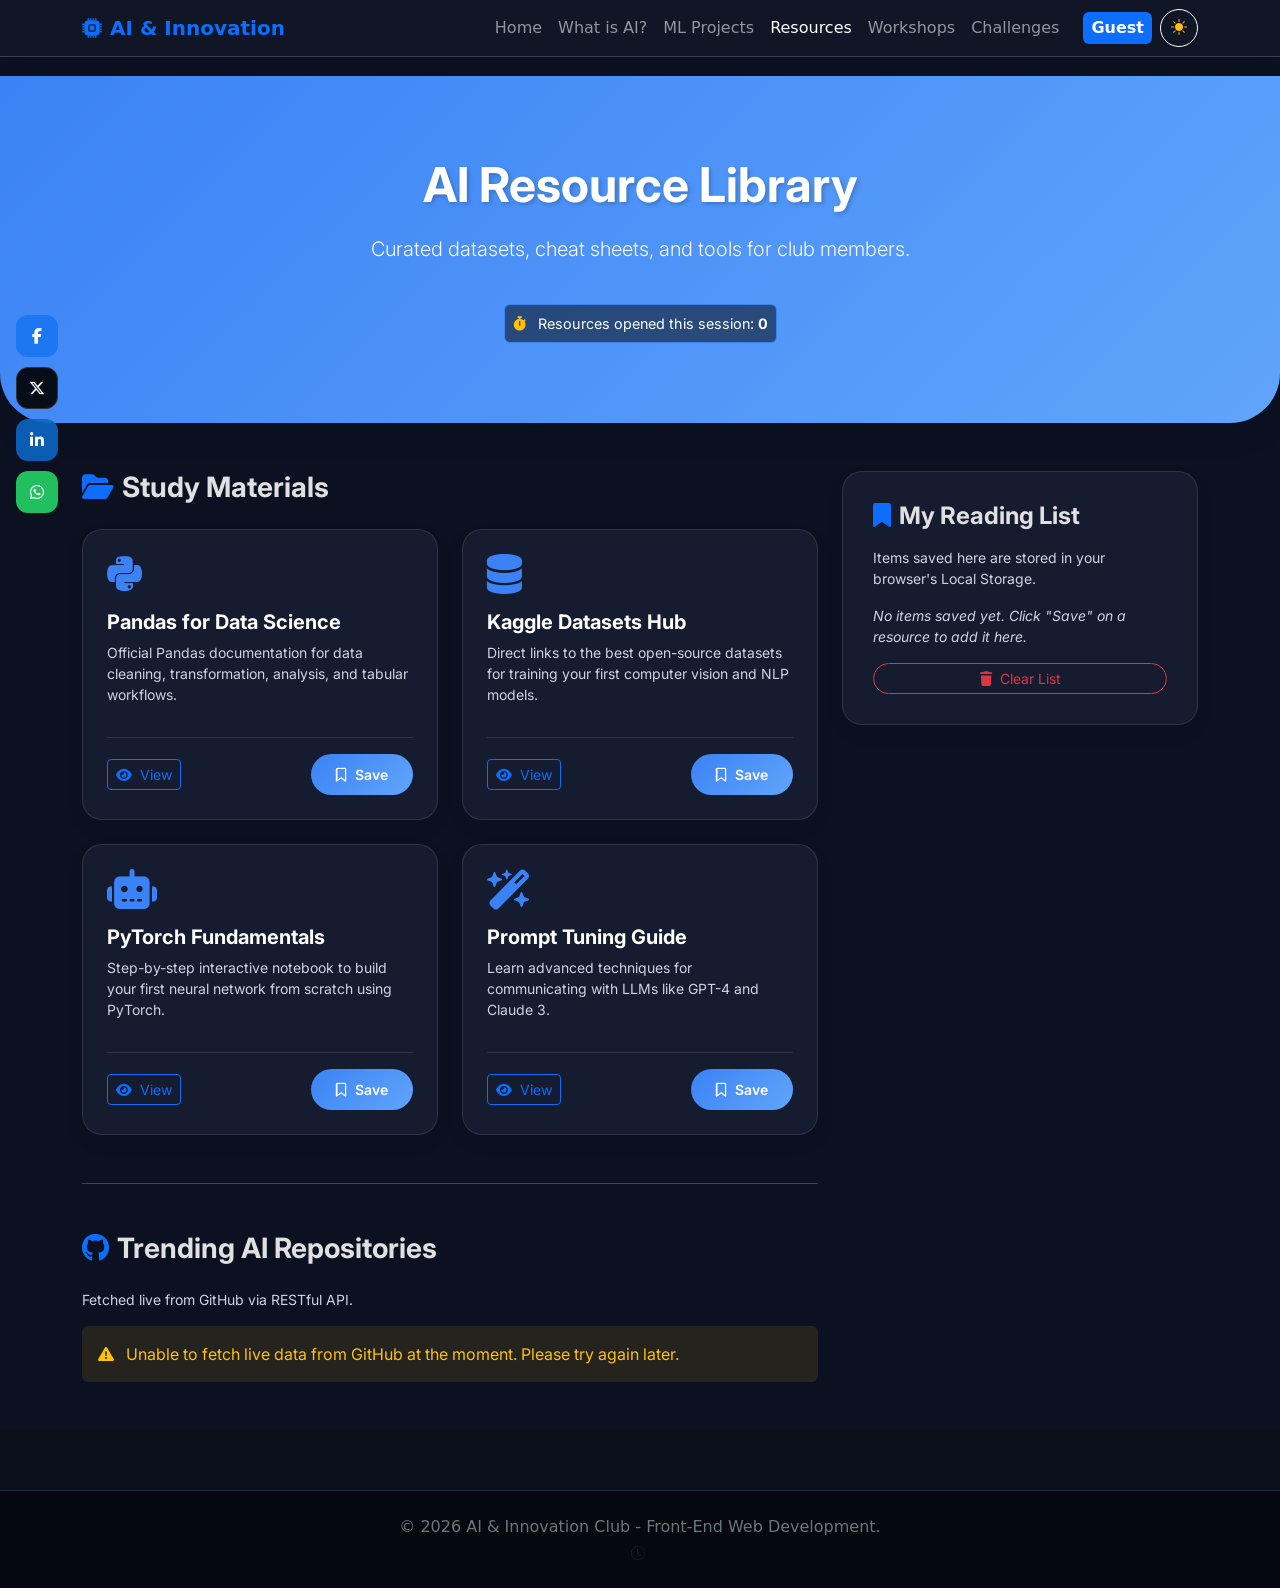
<file: Assignment/resources.html>
<!DOCTYPE html>
<html lang="en"><head><meta charset="utf-8"/><meta content="width=device-width, initial-scale=1.0" name="viewport"/><title>AI Resources | AI &amp; Innovation Club</title><link href="https://cdn.jsdelivr.net/npm/bootstrap@5.3.2/dist/css/bootstrap.min.css" rel="stylesheet"/><link href="https://cdn.jsdelivr.net/npm/bootstrap-icons@1.10.5/font/bootstrap-icons.css" rel="stylesheet"/><link href="https://cdnjs.cloudflare.com/ajax/libs/font-awesome/6.4.2/css/all.min.css" rel="stylesheet"/><link href="https://fonts.googleapis.com/css2?family=Inter:wght@300;400;600;700&amp;family=Plus+Jakarta+Sans:wght@400;600;700;800&amp;family=Space+Grotesk:wght@500;700&amp;family=JetBrains+Mono:wght@400;600&amp;display=swap" rel="stylesheet"/><link href="styles.css" rel="stylesheet"/></head><body data-page="resources"><nav class="navbar navbar-expand-lg navbar-dark fixed-top global-navbar" style="background-color: rgba(17, 24, 39, 0.95) !important; backdrop-filter: blur(10px); border-bottom: 1px solid #374151; z-index: 1040;">
<div class="container">
<a class="navbar-brand fw-bold text-primary" href="index.html">
<i class="bi bi-cpu-fill me-2"></i>AI &amp; Innovation
            </a>
<button aria-controls="globalNavbarNav" aria-expanded="false" aria-label="Toggle navigation" class="navbar-toggler" data-bs-target="#globalNavbarNav" data-bs-toggle="collapse" type="button">
<span class="navbar-toggler-icon"></span>
</button>
<div class="collapse navbar-collapse" id="globalNavbarNav">
<ul class="navbar-nav ms-auto align-items-center">
<li class="nav-item"><a class="nav-link" data-page="home" href="index.html">Home</a></li>
<li class="nav-item"><a class="nav-link" data-page="ai-guide" href="ai-knowledge.html">What is AI?</a></li>
<li class="nav-item"><a class="nav-link" data-page="ml-projects" href="MLprojects.html">ML Projects</a></li>
<li class="nav-item"><a class="nav-link" data-page="resources" href="resources.html">Resources</a></li>
<li class="nav-item"><a class="nav-link" data-page="workshops" href="workshops.html">Workshops</a></li>
<li class="nav-item"><a class="nav-link" data-page="challenges" href="challenges.html">Challenges</a></li>
<li class="nav-item ms-lg-3 mt-2 mt-lg-0">
<span class="badge bg-primary fs-6 p-2" id="welcomeMsg">Guest</span>
</li>
<li class="nav-item ms-lg-2 mt-2 mt-lg-0" id="themeToggleItem">
<button class="btn btn-outline-light rounded-circle" id="globalThemeToggle" style="width: 38px; height: 38px; padding: 0; display: inline-flex; align-items: center; justify-content: center;" title="Toggle Light/Dark Mode">
<i class="bi bi-moon-fill text-warning" id="globalThemeIcon"></i>
</button>
</li>
</ul>
</div>
</div>
</nav><div class="social-plugin-bar" style="position: fixed; left: 16px; top: 35%; z-index: 1050; display: flex; flex-direction: column; gap: 10px; transition: opacity 0.3s ease;">
<a aria-label="Share this page on Facebook" class="social-btn bg-fb shareFbBtn" href="#" title="Share on Facebook"><i class="fab fa-facebook-f"></i></a>
<a aria-label="Share this page on X" class="social-btn bg-tw shareTwBtn" href="#" title="Share on X (Twitter)"><i class="fab fa-x-twitter"></i></a>
<a aria-label="Share this page on LinkedIn" class="social-btn bg-li shareLiBtn" href="#" title="Share on LinkedIn"><i class="fab fa-linkedin-in"></i></a>
<a aria-label="Share this page on WhatsApp" class="social-btn bg-wa shareWaBtn" href="#" title="Share on WhatsApp"><i class="fab fa-whatsapp"></i></a>
</div><div aria-hidden="false" class="app-view" id="view-resources" style="opacity:1">
<header class="hero-section">
<div class="container">
<h1 class="hero-title text-white">AI Resource Library</h1>
<p class="lead fw-light text-light text-opacity-90">Curated datasets, cheat sheets, and tools for club members.</p>
<!-- Session Storage Counter Display -->
<div class="mt-4 p-2 rounded d-inline-block" style="background: rgba(0,0,0,0.5); border: 1px solid var(--ml-primary); font-size: 0.9rem;">
<i class="fa-solid fa-stopwatch me-2 text-warning"></i>
                    Resources opened this session: <strong class="text-white" id="sessionCounter">0</strong>
</div>
</div>
</header>
<!-- Main Content Container -->
<div class="container my-5">
<div class="row">
<!-- Left Column: Resource Cards -->
<div class="col-lg-8 mb-4">
<h3 class="fw-bold mb-4"><i class="fa-solid fa-folder-open text-primary me-2"></i>Study Materials</h3>
<div class="row g-4">
<!-- Resource 1 -->
<div class="col-md-6">
<div class="card ml-card p-4">
<div class="card-body d-flex flex-column p-0">
<i class="fa-brands fa-python resource-icon mb-3" style="font-size: 2.5rem; color: var(--ml-primary);"></i>
<h5 class="fw-bold card-title">Pandas for Data Science</h5>
<p class="text-muted small card-text flex-grow-1">Official Pandas documentation for data cleaning, transformation, analysis, and tabular workflows.</p>
<div class="d-flex justify-content-between align-items-center mt-3 pt-3 border-top" style="border-color: var(--ml-theme-border) !important;">
<a class="btn btn-sm btn-outline-primary resource-link" data-title="Pandas Documentation" href="https://pandas.pydata.org/docs/" rel="noopener noreferrer" target="_blank"><i class="fa-solid fa-eye me-1"></i> View</a>
<button class="btn btn-sm btn-custom bookmark-btn" data-title="Pandas Documentation"><i class="fa-regular fa-bookmark me-1"></i> Save</button>
</div>
</div>
</div>
</div>
<!-- Resource 2 -->
<div class="col-md-6">
<div class="card ml-card p-4">
<div class="card-body d-flex flex-column p-0">
<i class="fa-solid fa-database resource-icon mb-3" style="font-size: 2.5rem; color: var(--ml-primary);"></i>
<h5 class="fw-bold card-title">Kaggle Datasets Hub</h5>
<p class="text-muted small card-text flex-grow-1">Direct links to the best open-source datasets for training your first computer vision and NLP models.</p>
<div class="d-flex justify-content-between align-items-center mt-3 pt-3 border-top" style="border-color: var(--ml-theme-border) !important;">
<a class="btn btn-sm btn-outline-primary resource-link" data-title="Kaggle Datasets" href="https://www.kaggle.com/datasets" rel="noopener noreferrer" target="_blank"><i class="fa-solid fa-eye me-1"></i> View</a>
<button class="btn btn-sm btn-custom bookmark-btn" data-title="Kaggle Datasets"><i class="fa-regular fa-bookmark me-1"></i> Save</button>
</div>
</div>
</div>
</div>
<!-- Resource 3 -->
<div class="col-md-6">
<div class="card ml-card p-4">
<div class="card-body d-flex flex-column p-0">
<i class="fa-solid fa-robot resource-icon mb-3" style="font-size: 2.5rem; color: var(--ml-primary);"></i>
<h5 class="fw-bold card-title">PyTorch Fundamentals</h5>
<p class="text-muted small card-text flex-grow-1">Step-by-step interactive notebook to build your first neural network from scratch using PyTorch.</p>
<div class="d-flex justify-content-between align-items-center mt-3 pt-3 border-top" style="border-color: var(--ml-theme-border) !important;">
<a class="btn btn-sm btn-outline-primary resource-link" data-title="PyTorch Notebook" href="https://pytorch.org/tutorials/" rel="noopener noreferrer" target="_blank"><i class="fa-solid fa-eye me-1"></i> View</a>
<button class="btn btn-sm btn-custom bookmark-btn" data-title="PyTorch Notebook"><i class="fa-regular fa-bookmark me-1"></i> Save</button>
</div>
</div>
</div>
</div>
<!-- Resource 4 -->
<div class="col-md-6">
<div class="card ml-card p-4">
<div class="card-body d-flex flex-column p-0">
<i class="fa-solid fa-wand-magic-sparkles resource-icon mb-3" style="font-size: 2.5rem; color: var(--ml-primary);"></i>
<h5 class="fw-bold card-title">Prompt Tuning Guide</h5>
<p class="text-muted small card-text flex-grow-1">Learn advanced techniques for communicating with LLMs like GPT-4 and Claude 3.</p>
<div class="d-flex justify-content-between align-items-center mt-3 pt-3 border-top" style="border-color: var(--ml-theme-border) !important;">
<a class="btn btn-sm btn-outline-primary resource-link" data-title="Prompt Tuning Guide" href="https://www.promptingguide.ai/" rel="noopener noreferrer" target="_blank"><i class="fa-solid fa-eye me-1"></i> View</a>
<button class="btn btn-sm btn-custom bookmark-btn" data-title="Prompt Tuning Guide"><i class="fa-regular fa-bookmark me-1"></i> Save</button>
</div>
</div>
</div>
</div>
</div>
<hr class="my-5 opacity-25"/>
<!-- REST API Target Container -->
<h3 class="fw-bold mb-4"><i class="fa-brands fa-github text-primary me-2"></i>Trending AI Repositories</h3>
<p class="text-muted small">Fetched live from GitHub via RESTful API.</p>
<div class="mb-4" id="github-api-container">
<div class="text-center p-4">
<i class="fa-solid fa-spinner fa-spin fa-2x text-primary mb-3"></i>
<p class="text-muted">Contacting GitHub API...</p>
</div>
</div>
</div>
<!-- Right Column: Reading List (Local Storage) & Social Media -->
<div class="col-lg-4">
<div class="idea-form-container mb-4">
<h4 class="fw-bold mb-3"><i class="fa-solid fa-bookmark text-primary me-2"></i>My Reading List</h4>
<p class="text-muted small">Items saved here are stored in your browser's Local Storage.</p>
<!-- Container for saved items -->
<div class="mb-3" id="readingListOutput">
<!-- Injected via JavaScript -->
</div>
<button class="btn btn-sm btn-outline-danger w-100 rounded-pill" id="clearListBtn">
<i class="fa-solid fa-trash me-2"></i>Clear List
                        </button>
</div>
</div>
</div>
</div>
</div><footer class="global-footer text-center py-4" style="background-color: #05080f; border-top: 1px solid #1f2937; margin-top: 60px;">
<div class="container">
<p class="text-secondary mb-1">© 2026 AI &amp; Innovation Club - Front-End Web Development.</p>
<p class="text-muted small mb-0"><i class="bi bi-clock-history me-1"></i><span id="cookieDisplay"></span></p>
</div>
</footer><script src="https://code.jquery.com/jquery-3.7.1.min.js"></script><script src="https://cdn.jsdelivr.net/npm/bootstrap@5.3.2/dist/js/bootstrap.bundle.min.js"></script><script>

        $(document).ready(function() {

            // ==========================================
            // 1. COOKIE MANAGER UTILITIES
            // ==========================================
            function setCookie(cname, cvalue, exdays) {
                const d = new Date();
                d.setTime(d.getTime() + (exdays * 24 * 60 * 60 * 1000));
                let expires = "expires=" + d.toUTCString();
                const secureFlag = window.location.protocol === 'https:' ? ';Secure' : '';
                document.cookie = cname + "=" + encodeURIComponent(cvalue) + ";" + expires + ";path=/;SameSite=Lax" + secureFlag;
            }

            function getCookie(cname) {
                let name = cname + "=";
                let decodedCookie = decodeURIComponent(document.cookie);
                let ca = decodedCookie.split(';');
                for(let i = 0; i < ca.length; i++) {
                    let c = ca[i];
                    while (c.charAt(0) == ' ') {
                        c = c.substring(1);
                    }
                    if (c.indexOf(name) == 0) {
                        return c.substring(name.length, c.length);
                    }
                }
                return "";
            }

            // ==========================================
            // SHARED SAFETY / STORAGE HELPERS
            // ==========================================
            function escapeHtml(value) {
                return $('<div>').text(String(value ?? '')).html();
            }

            function readJsonLocal(key, fallback = []) {
                try {
                    const raw = localStorage.getItem(key);
                    return raw ? JSON.parse(raw) : fallback;
                } catch (error) {
                    console.warn(`Invalid localStorage value for ${key}; resetting it.`, error);
                    localStorage.removeItem(key);
                    return fallback;
                }
            }

            function setWelcomeName(name, returning = true) {
                const $welcome = $('#welcomeMsg').empty();
                $('<i>', { class: 'bi bi-person-fill me-1', 'aria-hidden': 'true' }).appendTo($welcome);
                $welcome.append(document.createTextNode((returning ? ' Welcome back, ' : ' Welcome, ') + name));
            }

            function getShareableBaseUrl() {
                if (window.location.protocol !== 'http:' && window.location.protocol !== 'https:') return '';
                return window.location.href.split('#')[0];
            }

            // ==========================================
            // 2. MULTI-PAGE INITIALIZATION
            // ==========================================
            const currentPage = document.body.dataset.page || 'home';

            const pageTitles = {
                'home': 'AI & Innovation Club - UTAR',
                'ai-guide': 'What is AI? | AI & Innovation Club',
                'ml-projects': 'ML Projects | AI & Innovation Club',
                'resources': 'AI Resources | AI & Innovation Club',
                'workshops': 'Prompt Workshops | AI & Innovation Club',
                'workshop-detail': 'Workshop Details | AI & Innovation Club',
                'challenges': 'Innovation Challenges | AI & Innovation Club',
                'challenge-detail': 'Challenge Submission | AI & Innovation Club'
            };

            function updateNavbarActiveStates(page) {
                $('.navbar-nav .nav-link').removeClass('active').removeAttr('aria-current');
                const $active = $(`.navbar-nav .nav-link[data-page="${page}"]`);
                $active.addClass('active').attr('aria-current', 'page');
            }

            function initCurrentPage() {
                document.title = pageTitles[currentPage] || 'AI & Innovation Club';
                updateNavbarActiveStates(currentPage);

                // Restore shared user name badge.
                const storedName = localStorage.getItem('aiClubUser');
                if (storedName) setWelcomeName(storedName, true);

                if (currentPage === 'home') {
                    initHomeView();
                } else if (currentPage === 'ai-guide') {
                    initAiGuideView();
                } else if (currentPage === 'ml-projects') {
                    initMlProjectsView();
                } else if (currentPage === 'resources') {
                    initResourcesView();
                } else if (currentPage === 'workshops') {
                    initWorkshopsView();
                } else if (currentPage === 'workshop-detail') {
                    initWorkshopDetailView();
                } else if (currentPage === 'challenges') {
                    initChallengesView();
                } else if (currentPage === 'challenge-detail') {
                    initChallengeDetailView();
                }
            }

            // Auto-collapse the Bootstrap mobile navbar after navigation.
            $('.navbar-nav a').on('click', function(){
                if ($('.navbar-toggler').is(':visible')) {
                    $('.navbar-collapse').collapse('hide');
                }
            });
            // Page initialization is delayed until all controllers/data maps are defined.
            // ==========================================
            // 3. HOME VIEW CONTROLLER
            // ==========================================
            function initHomeView() {
                // Cookie: last visit date
                let lastVisit = getCookie("lastVisitDate");
                if (lastVisit != "") {
                    $('#cookieDisplay').text("Your last visit was on: " + lastVisit);
                } else {
                    $('#cookieDisplay').text("This is your first visit to our site!");
                }
                let currentDate = new Date().toLocaleString();
                setCookie("lastVisitDate", currentDate, 30);

                // Fetch quote of the day via REST API
                $.ajax({
                    url: 'https://dummyjson.com/quotes/random',
                    method: 'GET',
                    success: function(response) {
                        $('#apiQuote').text('"' + response.quote + '"');
                        $('#apiAuthor').text("- " + response.author);
                    },
                    error: function() {
                        $('#apiQuote').text('"AI will not replace you. A person using AI will."');
                        $('#apiAuthor').text("- Tech Community");
                    }
                });

                // Name personalization modal trigger
                let storedName = localStorage.getItem('aiClubUser');
                if (!storedName) {
                    let nameModal = new bootstrap.Modal(document.getElementById('nameModal'));
                    nameModal.show();
                }

                $('#saveNameBtn').off('click').on('click', function() {
                    const inputName = $('#userNameInput').val().trim().slice(0, 60);
                    if (inputName !== '') {
                        localStorage.setItem('aiClubUser', inputName);
                        setWelcomeName(inputName, false);
                        const nameModal = bootstrap.Modal.getInstance(document.getElementById('nameModal'));
                        if (nameModal) nameModal.hide();
                    }
                });
            }

            // Scroll trigger helper for fade-in animations (Home & Guide)
            $(window).scroll(function() {
                $('.fade-in-scroll').each(function() {
                    let elementTop = $(this).offset().top;
                    let windowBottom = $(window).scrollTop() + $(window).height();
                    
                    if (windowBottom > elementTop + 50) {
                        $(this).addClass('visible');
                    }
                });
            });

            // ==========================================
            // 4. AI GUIDE VIEW CONTROLLER
            // ==========================================
            function initAiGuideView() {
                let previousAttempt = sessionStorage.getItem('aiQuizStatus');
                if (previousAttempt === 'passed') {
                    $('#quizContainer').hide();
                    $('#quizResult').html('<div class="alert alert-success border-success text-dark"><i class="bi bi-check-circle-fill me-2"></i> You already passed the quiz in this session! Great job!</div>').show();
                } else if (previousAttempt === 'failed') {
                    $('#quizContainer').hide();
                    $('#quizResult').html('<div class="alert alert-warning border-warning text-dark"><i class="bi bi-exclamation-triangle-fill me-2"></i> You attempted the quiz earlier but got it wrong. Refresh your knowledge and try in a new session.</div>').show();
                }

                $('#submitQuizBtn').off('click').click(function() {
                    let selectedAnswer = $('input[name="aiQuiz"]:checked').val();
                    if (!selectedAnswer) {
                        alert("Please select an answer first!");
                        return;
                    }
                    if (selectedAnswer === 'correct') {
                        sessionStorage.setItem('aiQuizStatus', 'passed');
                        $('#quizContainer').slideUp(300, function() {
                            $('#quizResult').html('<div class="alert alert-success border-success text-dark"><i class="bi bi-check-circle-fill me-2"></i> Correct! Deep learning heavily relies on multi-layered neural networks.</div>').slideDown(300);
                        });
                    } else {
                        sessionStorage.setItem('aiQuizStatus', 'failed');
                        $('#quizContainer').slideUp(300, function() {
                            $('#quizResult').html('<div class="alert alert-danger border-danger text-dark"><i class="bi bi-x-circle-fill me-2"></i> Incorrect. Hard-coded logic and manual entry are NOT related to neural networks.</div>').slideDown(300);
                        });
                    }
                });
            }

            // ==========================================
            // 5. GLOBAL UNIFIED THEME TOGGLE CONTROLLER
            // ==========================================
            function applyGlobalTheme(theme) {
                if (theme === 'dark') {
                    // Apply to compatible Cyberpunk views
                    $('.cyber-page-view').addClass('dark-theme');
                    // Apply to user's Projects & Resources views
                    $('#view-ml-projects').addClass('dark-theme');
                    $('#view-resources').addClass('dark-theme');
                    // Update global toggle icon in the top navbar
                    $('#globalThemeIcon').removeClass('bi-moon-fill').addClass('bi-sun-fill').addClass('text-warning');
                    
                    // Sync body background if not on Home or AI Guide (which are fixed dark)
                    if (currentPage !== 'home' && currentPage !== 'ai-guide') {
                        $('body').removeClass('light-theme-body');
                    }
                } else {
                    // Apply to compatible Cyberpunk views
                    $('.cyber-page-view').removeClass('dark-theme');
                    // Apply to user's Projects & Resources views
                    $('#view-ml-projects').removeClass('dark-theme');
                    $('#view-resources').removeClass('dark-theme');
                    // Update global toggle icon in the top navbar
                    $('#globalThemeIcon').removeClass('bi-sun-fill').addClass('bi-moon-fill').addClass('text-warning');
                    
                    // Sync body background if not on Home or AI Guide (which are fixed dark)
                    if (currentPage !== 'home' && currentPage !== 'ai-guide') {
                        $('body').addClass('light-theme-body');
                    }
                }
                
                // Persist theme selection in both localStorage and cookies for assignment compliance
                setCookie("site_theme", theme, 7);
                localStorage.setItem('cyberTheme', theme);
            }

            // Click Handler
            $('#globalThemeToggle').on('click', function() {
                let isDark = $('#view-ml-projects').hasClass('dark-theme') || $('.cyber-page-view').first().hasClass('dark-theme');
                applyGlobalTheme(isDark ? 'light' : 'dark');
            });

            // Initialize saved state on startup
            let savedMLTheme = getCookie("site_theme");
            let savedCyberTheme = localStorage.getItem('cyberTheme');

            // One-time correction for the final build:
            // older builds automatically saved light mode on first load.
            if (!localStorage.getItem('finalDarkThemeMigration')) {
                savedMLTheme = 'dark';
                savedCyberTheme = 'dark';
                setCookie("site_theme", "dark", 7);
                localStorage.setItem('cyberTheme', 'dark');
                localStorage.setItem('finalDarkThemeMigration', '1');
            }

            let initialTheme = savedMLTheme || savedCyberTheme || 'dark';
            applyGlobalTheme(initialTheme);

            // ==========================================
            // 6. ML PROJECTS VIEW CONTROLLER (YOUR PART 1)
            // ==========================================
            const projectDetailsMap = {
                traffic: {
                    title: 'Traffic Flow Analyzer',
                    description: 'This project applies real-time object detection and tracking to identify and count vehicles in traffic-camera footage. It demonstrates how computer vision can support traffic monitoring and smarter signal planning.',
                    tech: 'Python, YOLOv8, OpenCV, PyTorch',
                    status: 'Open-source technical reference: Ultralytics YOLO. The linked repository provides the object-detection framework used as a reference for this project concept.',
                    repo: 'https://github.com/ultralytics/ultralytics'
                },
                chatbot: {
                    title: 'Campus Assistant Chatbot',
                    description: 'This project demonstrates a conversational AI assistant that can answer common student questions about courses, campus services, facilities, and frequently asked university information.',
                    tech: 'Python, Rasa, NLP, NLU, Dialogue Management',
                    status: 'Open-source technical reference: Rasa. The linked repository provides a framework for building contextual conversational assistants.',
                    repo: 'https://github.com/RasaHQ/rasa'
                },
                energy: {
                    title: 'Energy Demand Predictor',
                    description: 'This project demonstrates time-series forecasting for campus electricity consumption. Historical usage patterns can be analysed to estimate future demand and support energy-planning decisions.',
                    tech: 'Python, Pandas, Darts, PyTorch / Scikit-learn',
                    status: 'Open-source technical reference: Darts. The linked repository provides forecasting models and utilities for time-series applications.',
                    repo: 'https://github.com/unit8co/darts'
                }
            };

            function initMlProjectsView() {
                $('.project-detail-btn').off('click').on('click', function () {
                    const project = projectDetailsMap[$(this).data('project')];
                    if (!project) return;
                    $('#projectModalTitle').text(project.title);
                    $('#projectModalDescription').text(project.description);
                    $('#projectModalTech').text(project.tech);
                    $('#projectModalStatus').text(project.status);
                    $('#projectRepoBtn').attr('href', project.repo);
                });

                // Dynamic quotes
                $.ajax({
                    url: 'https://dummyjson.com/quotes/random',
                    method: 'GET',
                    success: function(response) {
                        $('#quote-container').html(`
                            <i class="fa-solid fa-quote-left text-light me-2 opacity-50"></i>
                            "${escapeHtml(response.quote)}" 
                            <br><span class="small fw-bold mt-2 d-inline-block">- ${escapeHtml(response.author)}</span>
                        `);
                    },
                    error: function() {
                        $('#quote-container').html('Empowering the future through Artificial Intelligence.');
                    }
                });

                // Welcome Toast check (SessionStorage)
                if (!sessionStorage.getItem('hasVisitedMLPage')) {
                    const toastLive = document.getElementById('welcomeToast');
                    const toast = new bootstrap.Toast(toastLive);
                    toast.show();
                    sessionStorage.setItem('hasVisitedMLPage', 'true');
                }

                // Initial render of local ideas
                renderIdeas();
            }

            $('#ideaForm').off('submit').on('submit', function(e) {
                e.preventDefault();
                
                const newIdea = {
                    id: Date.now(),
                    name: $('#studentName').val().trim().slice(0, 60),
                    title: $('#projectTitle').val().trim().slice(0, 100),
                    desc: $('#projectDesc').val().trim().slice(0, 500),
                    url: $('#projectUrl').val().trim().slice(0, 500),
                    date: new Date().toLocaleDateString()
                };

                let savedIdeas = readJsonLocal('mlProjectIdeas', []);
                savedIdeas.push(newIdea);
                localStorage.setItem('mlProjectIdeas', JSON.stringify(savedIdeas));
                
                this.reset();
                renderIdeas();
            });

            function renderIdeas() {
                const ideasContainer = $('#ideasList');
                ideasContainer.empty();
                let savedIdeas = readJsonLocal('mlProjectIdeas', []);

                if (savedIdeas.length === 0) {
                    ideasContainer.html('<p class="text-muted fst-italic">No ideas submitted yet. Be the first!</p>');
                    return;
                }

                savedIdeas.forEach(function(idea) {
                    const safeUrl = /^https?:\/\/[^\s]+$/i.test(idea.url || '') ? idea.url : '';
                    const projectLink = safeUrl
                        ? `<a class="btn btn-sm btn-outline-primary mt-2" href="${escapeHtml(safeUrl)}" target="_blank" rel="noopener noreferrer"><i class="fa-solid fa-arrow-up-right-from-square me-1"></i>Open Project Link</a>`
                        : '';
                    const ideaCard = `
                        <div class="card mb-3 shadow-sm border-0" style="background-color: var(--ml-theme-bg); border: 1px solid rgba(128,128,128,0.15) !important;">
                            <div class="card-body">
                                <h6 class="card-title fw-bold text-primary">${escapeHtml(idea.title)}</h6>
                                <p class="card-text mb-1 small">${escapeHtml(idea.desc)}</p>
                                ${projectLink}
                                <div class="d-flex justify-content-between align-items-center mt-2">
                                    <p class="card-text mb-0"><small class="text-muted">Pitched by ${escapeHtml(idea.name)} on ${escapeHtml(idea.date)}</small></p>
                                    <button class="btn btn-sm btn-outline-danger py-0 px-2 delete-idea-btn border-0" data-id="${idea.id}" title="Delete Pitch"><i class="fa-solid fa-trash-can"></i></button>
                                </div>
                            </div>
                        </div>
                    `;
                    ideasContainer.prepend(ideaCard);
                });

                $('.delete-idea-btn').click(function() {
                    const idToDelete = $(this).data('id');
                    let currentPitches = readJsonLocal('mlProjectIdeas', []);
                    currentPitches = currentPitches.filter(pitch => pitch.id !== idToDelete);
                    localStorage.setItem('mlProjectIdeas', JSON.stringify(currentPitches));
                    renderIdeas();
                });
            }

            // ML project share link: only share a real deployed HTTP/HTTPS URL.
            const mlShareBase = getShareableBaseUrl();
            if (mlShareBase) {
                $('#mlShareTw').attr('href', `https://twitter.com/intent/tweet?url=${encodeURIComponent(mlShareBase)}&text=${encodeURIComponent("Explore the machine learning projects at the UTAR AI & Innovation Club!")}`);
            }
            $('#mlShareTw').off('click').on('click', function(e) {
                if (!mlShareBase) {
                    e.preventDefault();
                    alert('Social sharing should be tested from the deployed website URL, not a local file.');
                    return;
                }
                e.preventDefault();
                window.open($(this).attr('href'), 'shareWindow', 'width=600,height=400,noopener,noreferrer');
            });

            // ==========================================
            // 7. RESOURCES VIEW CONTROLLER (YOUR PART 2 - NEW RESOURCE LIBRARY)
            // ==========================================
            function initResourcesView() {
                // Render saved reading list and restore bookmark button states.
                renderReadingList();
                syncBookmarkButtons();

                // Restore session clicks count
                let sessionClicks = sessionStorage.getItem('resourceClicks') || 0;
                $('#sessionCounter').text(sessionClicks);

                // Handle resource click counter. Do not prevent the default link action:
                // the selected resource should still open in a new browser tab.
                $('.resource-link').off('click').on('click', function() {
                    sessionClicks++;
                    sessionStorage.setItem('resourceClicks', String(sessionClicks));
                    $('#sessionCounter').text(sessionClicks);
                });

                // Handle Bookmarking
                $('.bookmark-btn').off('click').on('click', function() {
                    const title = $(this).data('title');
                    let savedList = readJsonLocal('myReadingList', []);
                    
                    if (!savedList.includes(title)) {
                        savedList.push(title);
                        localStorage.setItem('myReadingList', JSON.stringify(savedList));
                        
                        $(this).removeClass('btn-custom').addClass('btn-success').html('<i class="fa-solid fa-check me-1"></i> Saved');
                        renderReadingList();
                        syncBookmarkButtons();
                    } else {
                        alert('This resource is already in your reading list!');
                    }
                });

                // Clear List Handler
                $('#clearListBtn').off('click').on('click', function() {
                    localStorage.removeItem('myReadingList');
                    renderReadingList();
                    
                    syncBookmarkButtons();
                });

                // Fetch top trending AI repositories from GitHub API
                $.ajax({
                    url: 'https://api.github.com/search/repositories?q=topic:artificial-intelligence&sort=stars&order=desc&per_page=3',
                    method: 'GET',
                    dataType: 'json',
                    success: function(response) {
                        let htmlContent = '';
                        response.items.forEach(function(repo) {
                            htmlContent += `
                                <div class="github-repo-card">
                                    <h5 class="fw-bold mb-1">
                                        <a href="${escapeHtml(repo.html_url)}" target="_blank" rel="noopener noreferrer" class="text-decoration-none" style="color: var(--ml-primary);">
                                            <i class="fa-brands fa-github-alt me-2"></i>${escapeHtml(repo.name)}
                                        </a>
                                    </h5>
                                    <p class="text-muted small mb-2">${escapeHtml(repo.description || 'No description provided.')}</p>
                                    <div class="d-flex align-items-center small fw-bold">
                                        <span class="text-warning me-3"><i class="fa-solid fa-star me-1"></i>${repo.stargazers_count.toLocaleString()}</span>
                                        <span class="text-secondary"><i class="fa-solid fa-code-branch me-1"></i>${escapeHtml(repo.language || 'Multiple')}</span>
                                    </div>
                                </div>
                            `;
                        });
                        $('#github-api-container').html(htmlContent);
                    },
                    error: function() {
                        $('#github-api-container').html(`
                            <div class="alert alert-warning border-0" style="background-color: rgba(255, 193, 7, 0.1); color: #ffc107;">
                                <i class="fa-solid fa-triangle-exclamation me-2"></i>
                                Unable to fetch live data from GitHub at the moment. Please try again later.
                            </div>
                        `);
                    }
                });
            }

            function syncBookmarkButtons() {
                const savedList = readJsonLocal('myReadingList', []);
                $('.bookmark-btn').each(function () {
                    const saved = savedList.includes($(this).data('title'));
                    $(this)
                        .toggleClass('btn-success', saved)
                        .toggleClass('btn-custom', !saved)
                        .html(saved ? '<i class="fa-solid fa-check me-1"></i> Saved' : '<i class="fa-regular fa-bookmark me-1"></i> Save');
                });
            }

            function renderReadingList() {
                const listContainer = $('#readingListOutput');
                listContainer.empty(); 
                let savedList = readJsonLocal('myReadingList', []);

                if (savedList.length === 0) {
                    listContainer.html('<p class="text-muted fst-italic small">No items saved yet. Click "Save" on a resource to add it here.</p>');
                    return;
                }

                savedList.forEach(function(item) {
                    listContainer.append(`
                        <div class="d-flex justify-content-between align-items-center p-2 mb-2 rounded" style="background-color: rgba(128,128,128,0.1); border: 1px solid var(--ml-theme-border);">
                            <span class="small fw-bold"><i class="fa-solid fa-file-lines text-muted me-2"></i>${escapeHtml(item)}</span>
                        </div>
                    `);
                });
            }

            // ==========================================
            // 8. WORKSHOPS VIEW CONTROLLER
            // ==========================================
            function initWorkshopsView() {
                function updateSelectedUI(trackName) {
                    $('#selectedTrackDisplay').val(trackName);
                    if (trackName && trackName !== 'None Selected') {
                        $('#proceedDetailBtn').removeClass('disabled');
                    }
                }

                const activeTrack = sessionStorage.getItem('selectedWorkshop');
                if (activeTrack) {
                    updateSelectedUI(activeTrack);
                    $(`.select-track-btn`).removeClass('btn-warning text-dark').addClass('btn-outline-warning').html('Select Track');
                    $(`.select-track-btn[data-track="${activeTrack}"]`)
                        .removeClass('btn-outline-warning')
                        .addClass('btn-warning text-dark')
                        .html('<i class="fas fa-check me-1"></i> Selected');
                }

                $('.select-track-btn').off('click').click(function () {
                    const trackName = $(this).data('track');
                    const trackLevel = $(this).data('level');
                    const trackInstructor = $(this).data('instructor');

                    sessionStorage.setItem('selectedWorkshop', trackName);
                    sessionStorage.setItem('selectedWorkshopLevel', trackLevel);
                    sessionStorage.setItem('selectedWorkshopInstructor', trackInstructor);

                    $('.select-track-btn')
                        .removeClass('btn-warning text-dark')
                        .addClass('btn-outline-warning')
                        .html('Select Track');

                    $(this)
                        .removeClass('btn-outline-warning')
                        .addClass('btn-warning text-dark')
                        .html('<i class="fas fa-check me-1"></i> Selected');

                    updateSelectedUI(trackName);
                });

                // FAQ Search Filter
                $('#faqSearchInput').off('keyup').on('keyup', function () {
                    const term = $(this).val().toLowerCase();
                    $('.faq-item').each(function () {
                        const text = $(this).text().toLowerCase();
                        $(this).toggle(text.indexOf(term) > -1);
                    });
                });
            }

            // Social sharing for the fixed plugin bar. Direct UTAR social links on Home remain normal links.
            const baseDomain = getShareableBaseUrl();
            const encodedText = encodeURIComponent("Check out the AI & Innovation Club workshops and challenges!");

            if (baseDomain) {
                const encodedUrl = encodeURIComponent(baseDomain);
                $('.shareFbBtn').attr('href', `https://www.facebook.com/sharer/sharer.php?u=${encodedUrl}`);
                $('.shareTwBtn').attr('href', `https://twitter.com/intent/tweet?url=${encodedUrl}&text=${encodedText}`);
                $('.shareLiBtn').attr('href', `https://www.linkedin.com/sharing/share-offsite/?url=${encodedUrl}`);
                $('.shareWaBtn').attr('href', `https://api.whatsapp.com/send?text=${encodedText}%20${encodedUrl}`);
            }

            $('.social-plugin-bar .social-btn').off('click').on('click', function(e) {
                if (!baseDomain) {
                    e.preventDefault();
                    alert('Social sharing should be tested after the website is deployed to an HTTP/HTTPS URL.');
                    return;
                }
                e.preventDefault();
                window.open($(this).attr('href'), 'shareWindow', 'width=600,height=500,noopener,noreferrer');
            });

            // ==========================================
            // 9. WORKSHOP DETAILS VIEW CONTROLLER
            // ==========================================
            const trackDetailsMap = {
                "Zero-Shot & Few-Shot Masterclass": {
                    level: "Beginner to Intermediate",
                    instructor: "Dr. Alex Rivera",
                    overview: "Learn structural template design, system role constraints, and context window optimization for LLMs. Master how to frame zero-shot system instructions and craft precise few-shot examples for deterministic model responses.",
                    modules: [
                        "Module 1: System Prompt Formatting & Constraint Setting",
                        "Module 2: Structural Few-Shot Example Design",
                        "Module 3: Tokenization & Context Window Optimization",
                        "Module 4: Live Sandbox Testing with OpenAI & Gemini APIs"
                    ]
                },
                "Chain-of-Thought Reasoning Sprint": {
                    level: "Advanced",
                    instructor: "Prof. Elena Rostova",
                    overview: "Dive into advanced prompt techniques for logical reasoning tasks. Implement step-by-step reasoning pipelines, self-consistency sampling, and tree-of-thought branching algorithms.",
                    modules: [
                        "Module 1: Chain-of-Thought (CoT) Prompt Construction",
                        "Module 2: Self-Consistency & Majority Voting Strategies",
                        "Module 3: Tree-of-Thought (ToT) Exploration Networks",
                        "Module 4: Solving Complex Math & Logic Pipelines"
                    ]
                },
                "RAG & Vector Database Prompting": {
                    level: "Intermediate",
                    instructor: "Marcus Chen",
                    overview: "Connect LLMs to external data sources using semantic similarity embeddings, ChromaDB, and hybrid retrieval techniques to drastically decrease hallucinations.",
                    modules: [
                        "Module 1: Introduction to Vector Embeddings & Similarity Search",
                        "Module 2: Setting up ChromaDB Vector Store",
                        "Module 3: Context Retrieval Augmentation & Hybrid Search",
                        "Module 4: Guardrailing Model Outputs against Hallucinations"
                    ]
                },
                "Autonomous Multi-Agent Frameworks": {
                    level: "Advanced",
                    instructor: "Sarah Jenkins",
                    overview: "Design collaborative AI agent teams (CrewAI / AutoGen) using task delegation prompts, tool utilization, and automated multi-agent coordination.",
                    modules: [
                        "Module 1: Multi-Agent Architecture & Role Delegation",
                        "Module 2: Tool Integration (Web Search, Code Interpreter, APIs)",
                        "Module 3: Inter-Agent Communication & Consensus Algorithms",
                        "Module 4: Building an Autonomous Software Development Team"
                    ]
                }
            };

            function initWorkshopDetailView() {
                const selectedTrack = sessionStorage.getItem('selectedWorkshop') || "Zero-Shot & Few-Shot Masterclass";
                const data = trackDetailsMap[selectedTrack] || trackDetailsMap["Zero-Shot & Few-Shot Masterclass"];

                $('#detailTitle').text(selectedTrack);
                $('#detailInstructor').text(data.instructor);
                $('#detailLevelBadge').html(`<i class="fas fa-layer-group me-1"></i> ${data.level}`);
                $('#detailOverview').text(data.overview);
                $('#regTrackSelect').val(selectedTrack);

                const $modulesList = $('#detailModules');
                $modulesList.empty();
                data.modules.forEach(mod => {
                    $modulesList.append(`
                        <li class="list-group-item bg-transparent text-secondary d-flex align-items-center py-3" style="border-bottom: 1px solid var(--cyber-border) !important;">
                            <i class="fas fa-check-circle text-warning me-3 fs-5"></i> ${mod}
                        </li>
                    `);
                });

                $('#regTrackSelect').off('change').change(function () {
                    const newTrack = $(this).val();
                    sessionStorage.setItem('selectedWorkshop', newTrack);
                    initWorkshopDetailView();
                });

                $('#registrationForm').off('submit').on('submit', function (e) {
                    e.preventDefault();
                    if (!this.checkValidity()) {
                        this.reportValidity();
                        return;
                    }

                    const registration = {
                        id: Date.now(),
                        track: $('#regTrackSelect').val(),
                        name: $('#regFullName').val().trim().slice(0, 80),
                        email: $('#regEmail').val().trim().slice(0, 120),
                        registeredAt: new Date().toISOString()
                    };

                    // Keep the completed registration in Local Storage.
                    const registrations = readJsonLocal('workshopRegistrations', []);
                    registrations.push(registration);
                    localStorage.setItem('workshopRegistrations', JSON.stringify(registrations));

                    // Preserve the original workshop interaction used by the team.
                    alert(`Successfully registered for: ${registration.track}`);

                    $('#regFullName, #regEmail').val('');
                });
            }

            // ==========================================
            // 10. CHALLENGES VIEW CONTROLLER
            // ==========================================
            function initChallengesView() {
                loadLeaderboard();

                $('.select-challenge-btn').off('click').click(function () {
                    const challengeTitle = $(this).data('challenge');
                    sessionStorage.setItem('selectedChallenge', challengeTitle);
                });
            }

            function loadLeaderboard() {
                $('#leaderboardContainer').html(`
                    <div class="text-center py-4">
                        <div class="spinner-border text-info" role="status"></div>
                        <p class="small text-muted mt-2 font-mono">Loading demo standings from REST API...</p>
                    </div>
                `);

                // REST API demo leaderboard via jQuery AJAX. Scores are illustrative, not real competition results.
                $.ajax({
                    url: 'https://jsonplaceholder.typicode.com/users?_limit=4',
                    type: 'GET',
                    dataType: 'json',
                    success: function (data) {
                        let html = '<div class="table-responsive"><table class="table align-middle table-hover small mb-0"><thead><tr><th>#</th><th>Team Name</th><th>Score</th></tr></thead><tbody>';
                        const fakeScores = [98.4, 94.2, 89.7, 85.1];

                        data.forEach((user, idx) => {
                            html += `
                                <tr>
                                    <td class="fw-bold font-mono text-info">0${idx + 1}</td>
                                    <td>
                                        <div class="fw-bold">${escapeHtml(user.company.name)}</div>
                                        <div class="text-muted extra-small"><i class="far fa-user me-1"></i>${escapeHtml(user.name)}</div>
                                    </td>
                                    <td><span class="badge bg-success bg-opacity-20 text-success font-mono">${fakeScores[idx]}%</span></td>
                                </tr>
                            `;
                        });

                        html += '</tbody></table></div>';
                        $('#leaderboardContainer').html(html);
                    },
                    error: function () {
                        $('#leaderboardContainer').html('<div class="alert alert-danger small">Failed to load demo leaderboard data.</div>');
                    }
                });
            }

            $('#refreshApiBtn').off('click').click(loadLeaderboard);

            // ==========================================
            // 11. CHALLENGE DETAIL VIEW CONTROLLER
            // ==========================================
            function initChallengeDetailView() {
                const savedChallenge = sessionStorage.getItem('selectedChallenge');
                if (savedChallenge) {
                    $('#selectedChallengeTitle').text(savedChallenge);
                }

                renderSubmissionsFeed();
            }

            function getLocalSubmissions() {
                return readJsonLocal('userSubmissions', []);
            }

            function renderSubmissionsFeed() {
                const userSubs = getLocalSubmissions();
                let html = '';

                // User Submissions
                userSubs.forEach((sub, i) => {
                    html += `
                        <div class="border-start border-3 border-info ps-3 pe-2 mb-3 py-2 bg-info bg-opacity-10 rounded-end position-relative">
                            <div class="d-flex justify-content-between align-items-center mb-1">
                                <div>
                                    <span class="badge bg-info text-dark font-mono me-2">USER SUBMISSION #${100 + userSubs.length - i}</span>
                                    <small class="text-info font-mono"><i class="far fa-clock me-1"></i>Just now</small>
                                </div>
                                <button class="btn btn-outline-danger btn-sm border-0 py-0 px-2 delete-sub-btn" data-index="${i}" title="Remove Submission">
                                    <i class="fas fa-trash-alt me-1"></i>Delete
                                </button>
                            </div>
                            <h6 class="fw-bold mb-1">${escapeHtml(sub.team)}</h6>
                            <p class="text-muted extra-small mb-1">${escapeHtml(sub.summary)}</p>
                            <a href="${escapeHtml(sub.link)}" target="_blank" rel="noopener noreferrer" class="small text-info text-decoration-none font-mono"><i class="fab fa-github me-1"></i>${escapeHtml(sub.link)}</a>
                        </div>
                    `;
                });

                // REST API Default Feed retrieval
                $.ajax({
                    url: 'https://jsonplaceholder.typicode.com/posts?_limit=3',
                    method: 'GET',
                    dataType: 'json',
                    success: function (data) {
                        data.forEach((post, idx) => {
                            html += `
                                <div class="border-start border-2 border-secondary border-opacity-50 ps-3 mb-3 py-1">
                                    <div class="d-flex justify-content-between">
                                        <span class="badge bg-secondary font-mono mb-1">SUBMISSION #${101 + idx}</span>
                                        <small class="text-muted font-mono"><i class="fas fa-plug me-1"></i>API sample</small>
                                    </div>
                                    <h6 class="fw-bold mb-1 text-capitalize">${escapeHtml(post.title.substring(0, 30))}</h6>
                                    <p class="text-muted extra-small mb-0">${escapeHtml(post.body.substring(0, 80))}...</p>
                                </div>
                            `;
                        });
                        $('#submissionsList').html(html);
                        
                        // Bind delete button event handlers
                        $('.delete-sub-btn').off('click').click(function () {
                            const indexToRemove = $(this).data('index');
                            let subs = getLocalSubmissions();
                            subs.splice(indexToRemove, 1);
                            localStorage.setItem('userSubmissions', JSON.stringify(subs));
                            renderSubmissionsFeed();
                        });
                    },
                    error: function () {
                        $('#submissionsList').html('<div class="alert alert-danger small">Failed to retrieve posts feed.</div>');
                    }
                });
            }

            $('#submissionForm').off('submit').submit(function (e) {
                e.preventDefault();

                const team = $('#teamName').val().trim().slice(0, 80);
                const link = $('#repoLink').val().trim();
                const summary = $('#modelSummary').val().trim().slice(0, 600);

                let parsedUrl;
                try { parsedUrl = new URL(link); }
                catch {
                    alert('Please enter a valid repository URL.');
                    return;
                }
                if (!['http:', 'https:'].includes(parsedUrl.protocol)) {
                    alert('Repository links must use http:// or https://.');
                    return;
                }

                const newSub = { team, link: parsedUrl.href, summary };
                const userSubs = getLocalSubmissions();
                userSubs.unshift(newSub);

                localStorage.setItem('userSubmissions', JSON.stringify(userSubs));

                $('#submitAlert').removeClass('d-none');
                $('#submissionForm')[0].reset();

                renderSubmissionsFeed();

                setTimeout(() => {
                    $('#submitAlert').addClass('d-none');
                }, 4000);
            });

        // Initialize current page only after all page-specific code is defined.
            initCurrentPage();

        });
    
</script></body></html>
</file>
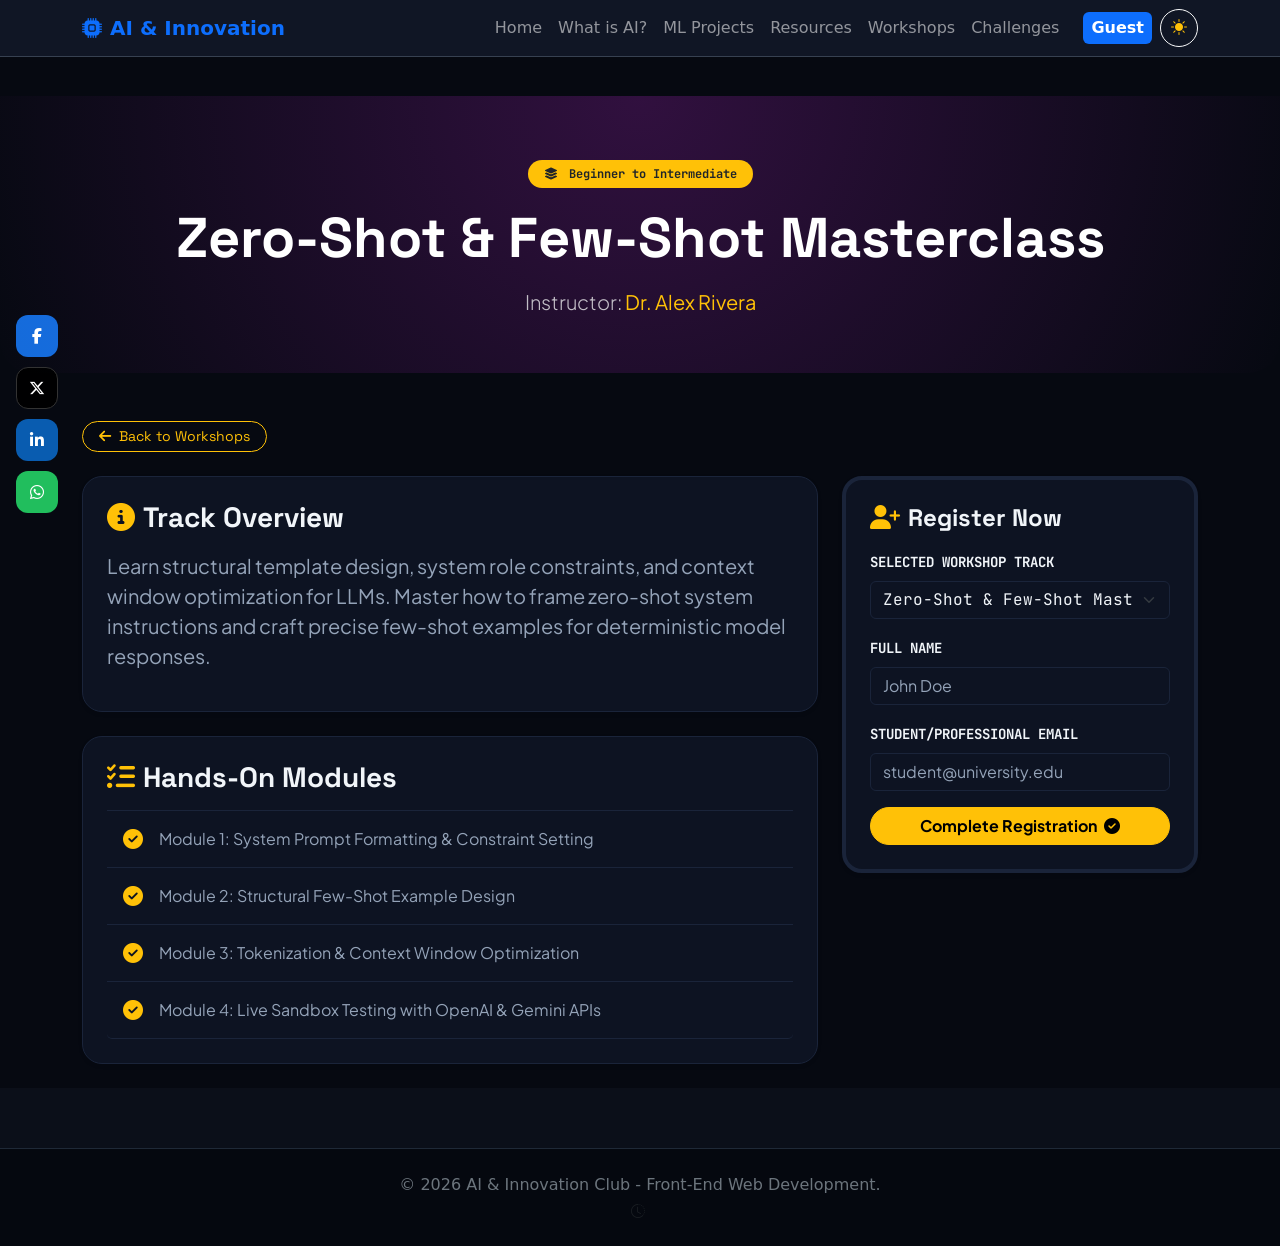
<file: Assignment/workshop-detail.html>
<!DOCTYPE html>
<html lang="en"><head><meta charset="utf-8"/><meta content="width=device-width, initial-scale=1.0" name="viewport"/><title>Workshop Details | AI &amp; Innovation Club</title><link href="https://cdn.jsdelivr.net/npm/bootstrap@5.3.2/dist/css/bootstrap.min.css" rel="stylesheet"/><link href="https://cdn.jsdelivr.net/npm/bootstrap-icons@1.10.5/font/bootstrap-icons.css" rel="stylesheet"/><link href="https://cdnjs.cloudflare.com/ajax/libs/font-awesome/6.4.2/css/all.min.css" rel="stylesheet"/><link href="https://fonts.googleapis.com/css2?family=Inter:wght@300;400;600;700&amp;family=Plus+Jakarta+Sans:wght@400;600;700;800&amp;family=Space+Grotesk:wght@500;700&amp;family=JetBrains+Mono:wght@400;600&amp;display=swap" rel="stylesheet"/><link href="styles.css" rel="stylesheet"/></head><body data-page="workshop-detail"><nav class="navbar navbar-expand-lg navbar-dark fixed-top global-navbar" style="background-color: rgba(17, 24, 39, 0.95) !important; backdrop-filter: blur(10px); border-bottom: 1px solid #374151; z-index: 1040;">
<div class="container">
<a class="navbar-brand fw-bold text-primary" href="index.html">
<i class="bi bi-cpu-fill me-2"></i>AI &amp; Innovation
            </a>
<button aria-controls="globalNavbarNav" aria-expanded="false" aria-label="Toggle navigation" class="navbar-toggler" data-bs-target="#globalNavbarNav" data-bs-toggle="collapse" type="button">
<span class="navbar-toggler-icon"></span>
</button>
<div class="collapse navbar-collapse" id="globalNavbarNav">
<ul class="navbar-nav ms-auto align-items-center">
<li class="nav-item"><a class="nav-link" data-page="home" href="index.html">Home</a></li>
<li class="nav-item"><a class="nav-link" data-page="ai-guide" href="ai-knowledge.html">What is AI?</a></li>
<li class="nav-item"><a class="nav-link" data-page="ml-projects" href="MLprojects.html">ML Projects</a></li>
<li class="nav-item"><a class="nav-link" data-page="resources" href="resources.html">Resources</a></li>
<li class="nav-item"><a class="nav-link" data-page="workshops" href="workshops.html">Workshops</a></li>
<li class="nav-item"><a class="nav-link" data-page="challenges" href="challenges.html">Challenges</a></li>
<li class="nav-item ms-lg-3 mt-2 mt-lg-0">
<span class="badge bg-primary fs-6 p-2" id="welcomeMsg">Guest</span>
</li>
<li class="nav-item ms-lg-2 mt-2 mt-lg-0" id="themeToggleItem">
<button class="btn btn-outline-light rounded-circle" id="globalThemeToggle" style="width: 38px; height: 38px; padding: 0; display: inline-flex; align-items: center; justify-content: center;" title="Toggle Light/Dark Mode">
<i class="bi bi-moon-fill text-warning" id="globalThemeIcon"></i>
</button>
</li>
</ul>
</div>
</div>
</nav><div class="social-plugin-bar" style="position: fixed; left: 16px; top: 35%; z-index: 1050; display: flex; flex-direction: column; gap: 10px; transition: opacity 0.3s ease;">
<a aria-label="Share this page on Facebook" class="social-btn bg-fb shareFbBtn" href="#" title="Share on Facebook"><i class="fab fa-facebook-f"></i></a>
<a aria-label="Share this page on X" class="social-btn bg-tw shareTwBtn" href="#" title="Share on X (Twitter)"><i class="fab fa-x-twitter"></i></a>
<a aria-label="Share this page on LinkedIn" class="social-btn bg-li shareLiBtn" href="#" title="Share on LinkedIn"><i class="fab fa-linkedin-in"></i></a>
<a aria-label="Share this page on WhatsApp" class="social-btn bg-wa shareWaBtn" href="#" title="Share on WhatsApp"><i class="fab fa-whatsapp"></i></a>
</div><div aria-hidden="false" class="app-view cyber-page-view" id="view-workshop-detail" style="opacity:1">
<header class="hero-workshop text-center">
<div class="container">
<span class="badge bg-warning text-dark rounded-pill px-3 py-2 mb-3 font-mono" id="detailLevelBadge">
<i class="fas fa-layer-group me-1"></i> Beginner to Intermediate
                </span>
<h1 class="heading-font display-4 fw-bold mb-3" id="detailTitle">Zero-Shot &amp; Few-Shot Masterclass</h1>
<p class="lead text-light text-opacity-75 max-w-2xl mx-auto mb-2">
                    Instructor: <strong class="text-warning" id="detailInstructor">Dr. Alex Rivera</strong>
</p>
</div>
</header>
<main class="container my-5">
<div class="mb-4">
<a class="btn btn-outline-warning rounded-pill px-3 heading-font btn-sm" href="workshops.html">
<i class="fas fa-arrow-left me-2"></i>Back to Workshops
                </a>
</div>
<div class="row g-4">
<div class="col-lg-8">
<div class="card card-cyber p-4 shadow-sm mb-4">
<h3 class="heading-font fw-bold mb-3"><i class="fas fa-info-circle text-warning me-2"></i>Track Overview</h3>
<p class="text-secondary fs-5" id="detailOverview">
                            In this masterclass, you will learn the foundational mechanics of prompt architecture. We cover zero-shot system formatting, few-shot demonstration alignment, and context window optimization strategies.
                        </p>
</div>
<div class="card card-cyber p-4 shadow-sm mb-4">
<h3 class="heading-font fw-bold mb-3"><i class="fas fa-list-check text-warning me-2"></i>Hands-On Modules</h3>
<ul class="list-group list-group-flush bg-transparent" id="detailModules">
<!-- Populated by JS -->
</ul>
</div>
</div>
<div class="col-lg-4">
<div class="card card-cyber p-4 shadow-sm border-top border-4 border-warning">
<h4 class="heading-font fw-bold mb-3"><i class="fas fa-user-plus text-warning me-2"></i>Register Now</h4>
<form id="registrationForm" onsubmit="return false;">
<div class="mb-3">
<label class="form-label font-mono small fw-bold">SELECTED WORKSHOP TRACK</label>
<select class="form-select font-mono bg-body-tertiary" id="regTrackSelect">
<option value="Zero-Shot &amp; Few-Shot Masterclass">Zero-Shot &amp; Few-Shot Masterclass</option>
<option value="Chain-of-Thought Reasoning Sprint">Chain-of-Thought Reasoning Sprint</option>
<option value="RAG &amp; Vector Database Prompting">RAG &amp; Vector Database Prompting</option>
<option value="Autonomous Multi-Agent Frameworks">Autonomous Multi-Agent Frameworks</option>
</select>
</div>
<div class="mb-3">
<label class="form-label font-mono small fw-bold">FULL NAME</label>
<input autocomplete="name" class="form-control" id="regFullName" placeholder="John Doe" required="" type="text"/>
</div>
<div class="mb-3">
<label class="form-label font-mono small fw-bold">STUDENT/PROFESSIONAL EMAIL</label>
<input autocomplete="email" class="form-control" id="regEmail" placeholder="student@university.edu" required="" type="email"/>
</div>
<div aria-live="polite" class="alert alert-success d-none small" id="registrationAlert" role="status"></div>
<button class="btn btn-warning w-100 rounded-pill fw-bold" type="submit">
                                Complete Registration <i class="fas fa-check-circle ms-1"></i>
</button>
</form>
</div>
</div>
</div>
</main>
</div><footer class="global-footer text-center py-4" style="background-color: #05080f; border-top: 1px solid #1f2937; margin-top: 60px;">
<div class="container">
<p class="text-secondary mb-1">© 2026 AI &amp; Innovation Club - Front-End Web Development.</p>
<p class="text-muted small mb-0"><i class="bi bi-clock-history me-1"></i><span id="cookieDisplay"></span></p>
</div>
</footer><script src="https://code.jquery.com/jquery-3.7.1.min.js"></script><script src="https://cdn.jsdelivr.net/npm/bootstrap@5.3.2/dist/js/bootstrap.bundle.min.js"></script><script>

        $(document).ready(function() {

            // ==========================================
            // 1. COOKIE MANAGER UTILITIES
            // ==========================================
            function setCookie(cname, cvalue, exdays) {
                const d = new Date();
                d.setTime(d.getTime() + (exdays * 24 * 60 * 60 * 1000));
                let expires = "expires=" + d.toUTCString();
                const secureFlag = window.location.protocol === 'https:' ? ';Secure' : '';
                document.cookie = cname + "=" + encodeURIComponent(cvalue) + ";" + expires + ";path=/;SameSite=Lax" + secureFlag;
            }

            function getCookie(cname) {
                let name = cname + "=";
                let decodedCookie = decodeURIComponent(document.cookie);
                let ca = decodedCookie.split(';');
                for(let i = 0; i < ca.length; i++) {
                    let c = ca[i];
                    while (c.charAt(0) == ' ') {
                        c = c.substring(1);
                    }
                    if (c.indexOf(name) == 0) {
                        return c.substring(name.length, c.length);
                    }
                }
                return "";
            }

            // ==========================================
            // SHARED SAFETY / STORAGE HELPERS
            // ==========================================
            function escapeHtml(value) {
                return $('<div>').text(String(value ?? '')).html();
            }

            function readJsonLocal(key, fallback = []) {
                try {
                    const raw = localStorage.getItem(key);
                    return raw ? JSON.parse(raw) : fallback;
                } catch (error) {
                    console.warn(`Invalid localStorage value for ${key}; resetting it.`, error);
                    localStorage.removeItem(key);
                    return fallback;
                }
            }

            function setWelcomeName(name, returning = true) {
                const $welcome = $('#welcomeMsg').empty();
                $('<i>', { class: 'bi bi-person-fill me-1', 'aria-hidden': 'true' }).appendTo($welcome);
                $welcome.append(document.createTextNode((returning ? ' Welcome back, ' : ' Welcome, ') + name));
            }

            function getShareableBaseUrl() {
                if (window.location.protocol !== 'http:' && window.location.protocol !== 'https:') return '';
                return window.location.href.split('#')[0];
            }

            // ==========================================
            // 2. MULTI-PAGE INITIALIZATION
            // ==========================================
            const currentPage = document.body.dataset.page || 'home';

            const pageTitles = {
                'home': 'AI & Innovation Club - UTAR',
                'ai-guide': 'What is AI? | AI & Innovation Club',
                'ml-projects': 'ML Projects | AI & Innovation Club',
                'resources': 'AI Resources | AI & Innovation Club',
                'workshops': 'Prompt Workshops | AI & Innovation Club',
                'workshop-detail': 'Workshop Details | AI & Innovation Club',
                'challenges': 'Innovation Challenges | AI & Innovation Club',
                'challenge-detail': 'Challenge Submission | AI & Innovation Club'
            };

            function updateNavbarActiveStates(page) {
                $('.navbar-nav .nav-link').removeClass('active').removeAttr('aria-current');
                const $active = $(`.navbar-nav .nav-link[data-page="${page}"]`);
                $active.addClass('active').attr('aria-current', 'page');
            }

            function initCurrentPage() {
                document.title = pageTitles[currentPage] || 'AI & Innovation Club';
                updateNavbarActiveStates(currentPage);

                // Restore shared user name badge.
                const storedName = localStorage.getItem('aiClubUser');
                if (storedName) setWelcomeName(storedName, true);

                if (currentPage === 'home') {
                    initHomeView();
                } else if (currentPage === 'ai-guide') {
                    initAiGuideView();
                } else if (currentPage === 'ml-projects') {
                    initMlProjectsView();
                } else if (currentPage === 'resources') {
                    initResourcesView();
                } else if (currentPage === 'workshops') {
                    initWorkshopsView();
                } else if (currentPage === 'workshop-detail') {
                    initWorkshopDetailView();
                } else if (currentPage === 'challenges') {
                    initChallengesView();
                } else if (currentPage === 'challenge-detail') {
                    initChallengeDetailView();
                }
            }

            // Auto-collapse the Bootstrap mobile navbar after navigation.
            $('.navbar-nav a').on('click', function(){
                if ($('.navbar-toggler').is(':visible')) {
                    $('.navbar-collapse').collapse('hide');
                }
            });
            // Page initialization is delayed until all controllers/data maps are defined.
            // ==========================================
            // 3. HOME VIEW CONTROLLER
            // ==========================================
            function initHomeView() {
                // Cookie: last visit date
                let lastVisit = getCookie("lastVisitDate");
                if (lastVisit != "") {
                    $('#cookieDisplay').text("Your last visit was on: " + lastVisit);
                } else {
                    $('#cookieDisplay').text("This is your first visit to our site!");
                }
                let currentDate = new Date().toLocaleString();
                setCookie("lastVisitDate", currentDate, 30);

                // Fetch quote of the day via REST API
                $.ajax({
                    url: 'https://dummyjson.com/quotes/random',
                    method: 'GET',
                    success: function(response) {
                        $('#apiQuote').text('"' + response.quote + '"');
                        $('#apiAuthor').text("- " + response.author);
                    },
                    error: function() {
                        $('#apiQuote').text('"AI will not replace you. A person using AI will."');
                        $('#apiAuthor').text("- Tech Community");
                    }
                });

                // Name personalization modal trigger
                let storedName = localStorage.getItem('aiClubUser');
                if (!storedName) {
                    let nameModal = new bootstrap.Modal(document.getElementById('nameModal'));
                    nameModal.show();
                }

                $('#saveNameBtn').off('click').on('click', function() {
                    const inputName = $('#userNameInput').val().trim().slice(0, 60);
                    if (inputName !== '') {
                        localStorage.setItem('aiClubUser', inputName);
                        setWelcomeName(inputName, false);
                        const nameModal = bootstrap.Modal.getInstance(document.getElementById('nameModal'));
                        if (nameModal) nameModal.hide();
                    }
                });
            }

            // Scroll trigger helper for fade-in animations (Home & Guide)
            $(window).scroll(function() {
                $('.fade-in-scroll').each(function() {
                    let elementTop = $(this).offset().top;
                    let windowBottom = $(window).scrollTop() + $(window).height();
                    
                    if (windowBottom > elementTop + 50) {
                        $(this).addClass('visible');
                    }
                });
            });

            // ==========================================
            // 4. AI GUIDE VIEW CONTROLLER
            // ==========================================
            function initAiGuideView() {
                let previousAttempt = sessionStorage.getItem('aiQuizStatus');
                if (previousAttempt === 'passed') {
                    $('#quizContainer').hide();
                    $('#quizResult').html('<div class="alert alert-success border-success text-dark"><i class="bi bi-check-circle-fill me-2"></i> You already passed the quiz in this session! Great job!</div>').show();
                } else if (previousAttempt === 'failed') {
                    $('#quizContainer').hide();
                    $('#quizResult').html('<div class="alert alert-warning border-warning text-dark"><i class="bi bi-exclamation-triangle-fill me-2"></i> You attempted the quiz earlier but got it wrong. Refresh your knowledge and try in a new session.</div>').show();
                }

                $('#submitQuizBtn').off('click').click(function() {
                    let selectedAnswer = $('input[name="aiQuiz"]:checked').val();
                    if (!selectedAnswer) {
                        alert("Please select an answer first!");
                        return;
                    }
                    if (selectedAnswer === 'correct') {
                        sessionStorage.setItem('aiQuizStatus', 'passed');
                        $('#quizContainer').slideUp(300, function() {
                            $('#quizResult').html('<div class="alert alert-success border-success text-dark"><i class="bi bi-check-circle-fill me-2"></i> Correct! Deep learning heavily relies on multi-layered neural networks.</div>').slideDown(300);
                        });
                    } else {
                        sessionStorage.setItem('aiQuizStatus', 'failed');
                        $('#quizContainer').slideUp(300, function() {
                            $('#quizResult').html('<div class="alert alert-danger border-danger text-dark"><i class="bi bi-x-circle-fill me-2"></i> Incorrect. Hard-coded logic and manual entry are NOT related to neural networks.</div>').slideDown(300);
                        });
                    }
                });
            }

            // ==========================================
            // 5. GLOBAL UNIFIED THEME TOGGLE CONTROLLER
            // ==========================================
            function applyGlobalTheme(theme) {
                if (theme === 'dark') {
                    // Apply to compatible Cyberpunk views
                    $('.cyber-page-view').addClass('dark-theme');
                    // Apply to user's Projects & Resources views
                    $('#view-ml-projects').addClass('dark-theme');
                    $('#view-resources').addClass('dark-theme');
                    // Update global toggle icon in the top navbar
                    $('#globalThemeIcon').removeClass('bi-moon-fill').addClass('bi-sun-fill').addClass('text-warning');
                    
                    // Sync body background if not on Home or AI Guide (which are fixed dark)
                    if (currentPage !== 'home' && currentPage !== 'ai-guide') {
                        $('body').removeClass('light-theme-body');
                    }
                } else {
                    // Apply to compatible Cyberpunk views
                    $('.cyber-page-view').removeClass('dark-theme');
                    // Apply to user's Projects & Resources views
                    $('#view-ml-projects').removeClass('dark-theme');
                    $('#view-resources').removeClass('dark-theme');
                    // Update global toggle icon in the top navbar
                    $('#globalThemeIcon').removeClass('bi-sun-fill').addClass('bi-moon-fill').addClass('text-warning');
                    
                    // Sync body background if not on Home or AI Guide (which are fixed dark)
                    if (currentPage !== 'home' && currentPage !== 'ai-guide') {
                        $('body').addClass('light-theme-body');
                    }
                }
                
                // Persist theme selection in both localStorage and cookies for assignment compliance
                setCookie("site_theme", theme, 7);
                localStorage.setItem('cyberTheme', theme);
            }

            // Click Handler
            $('#globalThemeToggle').on('click', function() {
                let isDark = $('#view-ml-projects').hasClass('dark-theme') || $('.cyber-page-view').first().hasClass('dark-theme');
                applyGlobalTheme(isDark ? 'light' : 'dark');
            });

            // Initialize saved state on startup
            let savedMLTheme = getCookie("site_theme");
            let savedCyberTheme = localStorage.getItem('cyberTheme');

            // One-time correction for the final build:
            // older builds automatically saved light mode on first load.
            if (!localStorage.getItem('finalDarkThemeMigration')) {
                savedMLTheme = 'dark';
                savedCyberTheme = 'dark';
                setCookie("site_theme", "dark", 7);
                localStorage.setItem('cyberTheme', 'dark');
                localStorage.setItem('finalDarkThemeMigration', '1');
            }

            let initialTheme = savedMLTheme || savedCyberTheme || 'dark';
            applyGlobalTheme(initialTheme);

            // ==========================================
            // 6. ML PROJECTS VIEW CONTROLLER (YOUR PART 1)
            // ==========================================
            const projectDetailsMap = {
                traffic: {
                    title: 'Traffic Flow Analyzer',
                    description: 'This project applies real-time object detection and tracking to identify and count vehicles in traffic-camera footage. It demonstrates how computer vision can support traffic monitoring and smarter signal planning.',
                    tech: 'Python, YOLOv8, OpenCV, PyTorch',
                    status: 'Open-source technical reference: Ultralytics YOLO. The linked repository provides the object-detection framework used as a reference for this project concept.',
                    repo: 'https://github.com/ultralytics/ultralytics'
                },
                chatbot: {
                    title: 'Campus Assistant Chatbot',
                    description: 'This project demonstrates a conversational AI assistant that can answer common student questions about courses, campus services, facilities, and frequently asked university information.',
                    tech: 'Python, Rasa, NLP, NLU, Dialogue Management',
                    status: 'Open-source technical reference: Rasa. The linked repository provides a framework for building contextual conversational assistants.',
                    repo: 'https://github.com/RasaHQ/rasa'
                },
                energy: {
                    title: 'Energy Demand Predictor',
                    description: 'This project demonstrates time-series forecasting for campus electricity consumption. Historical usage patterns can be analysed to estimate future demand and support energy-planning decisions.',
                    tech: 'Python, Pandas, Darts, PyTorch / Scikit-learn',
                    status: 'Open-source technical reference: Darts. The linked repository provides forecasting models and utilities for time-series applications.',
                    repo: 'https://github.com/unit8co/darts'
                }
            };

            function initMlProjectsView() {
                $('.project-detail-btn').off('click').on('click', function () {
                    const project = projectDetailsMap[$(this).data('project')];
                    if (!project) return;
                    $('#projectModalTitle').text(project.title);
                    $('#projectModalDescription').text(project.description);
                    $('#projectModalTech').text(project.tech);
                    $('#projectModalStatus').text(project.status);
                    $('#projectRepoBtn').attr('href', project.repo);
                });

                // Dynamic quotes
                $.ajax({
                    url: 'https://dummyjson.com/quotes/random',
                    method: 'GET',
                    success: function(response) {
                        $('#quote-container').html(`
                            <i class="fa-solid fa-quote-left text-light me-2 opacity-50"></i>
                            "${escapeHtml(response.quote)}" 
                            <br><span class="small fw-bold mt-2 d-inline-block">- ${escapeHtml(response.author)}</span>
                        `);
                    },
                    error: function() {
                        $('#quote-container').html('Empowering the future through Artificial Intelligence.');
                    }
                });

                // Welcome Toast check (SessionStorage)
                if (!sessionStorage.getItem('hasVisitedMLPage')) {
                    const toastLive = document.getElementById('welcomeToast');
                    const toast = new bootstrap.Toast(toastLive);
                    toast.show();
                    sessionStorage.setItem('hasVisitedMLPage', 'true');
                }

                // Initial render of local ideas
                renderIdeas();
            }

            $('#ideaForm').off('submit').on('submit', function(e) {
                e.preventDefault();
                
                const newIdea = {
                    id: Date.now(),
                    name: $('#studentName').val().trim().slice(0, 60),
                    title: $('#projectTitle').val().trim().slice(0, 100),
                    desc: $('#projectDesc').val().trim().slice(0, 500),
                    url: $('#projectUrl').val().trim().slice(0, 500),
                    date: new Date().toLocaleDateString()
                };

                let savedIdeas = readJsonLocal('mlProjectIdeas', []);
                savedIdeas.push(newIdea);
                localStorage.setItem('mlProjectIdeas', JSON.stringify(savedIdeas));
                
                this.reset();
                renderIdeas();
            });

            function renderIdeas() {
                const ideasContainer = $('#ideasList');
                ideasContainer.empty();
                let savedIdeas = readJsonLocal('mlProjectIdeas', []);

                if (savedIdeas.length === 0) {
                    ideasContainer.html('<p class="text-muted fst-italic">No ideas submitted yet. Be the first!</p>');
                    return;
                }

                savedIdeas.forEach(function(idea) {
                    const safeUrl = /^https?:\/\/[^\s]+$/i.test(idea.url || '') ? idea.url : '';
                    const projectLink = safeUrl
                        ? `<a class="btn btn-sm btn-outline-primary mt-2" href="${escapeHtml(safeUrl)}" target="_blank" rel="noopener noreferrer"><i class="fa-solid fa-arrow-up-right-from-square me-1"></i>Open Project Link</a>`
                        : '';
                    const ideaCard = `
                        <div class="card mb-3 shadow-sm border-0" style="background-color: var(--ml-theme-bg); border: 1px solid rgba(128,128,128,0.15) !important;">
                            <div class="card-body">
                                <h6 class="card-title fw-bold text-primary">${escapeHtml(idea.title)}</h6>
                                <p class="card-text mb-1 small">${escapeHtml(idea.desc)}</p>
                                ${projectLink}
                                <div class="d-flex justify-content-between align-items-center mt-2">
                                    <p class="card-text mb-0"><small class="text-muted">Pitched by ${escapeHtml(idea.name)} on ${escapeHtml(idea.date)}</small></p>
                                    <button class="btn btn-sm btn-outline-danger py-0 px-2 delete-idea-btn border-0" data-id="${idea.id}" title="Delete Pitch"><i class="fa-solid fa-trash-can"></i></button>
                                </div>
                            </div>
                        </div>
                    `;
                    ideasContainer.prepend(ideaCard);
                });

                $('.delete-idea-btn').click(function() {
                    const idToDelete = $(this).data('id');
                    let currentPitches = readJsonLocal('mlProjectIdeas', []);
                    currentPitches = currentPitches.filter(pitch => pitch.id !== idToDelete);
                    localStorage.setItem('mlProjectIdeas', JSON.stringify(currentPitches));
                    renderIdeas();
                });
            }

            // ML project share link: only share a real deployed HTTP/HTTPS URL.
            const mlShareBase = getShareableBaseUrl();
            if (mlShareBase) {
                $('#mlShareTw').attr('href', `https://twitter.com/intent/tweet?url=${encodeURIComponent(mlShareBase)}&text=${encodeURIComponent("Explore the machine learning projects at the UTAR AI & Innovation Club!")}`);
            }
            $('#mlShareTw').off('click').on('click', function(e) {
                if (!mlShareBase) {
                    e.preventDefault();
                    alert('Social sharing should be tested from the deployed website URL, not a local file.');
                    return;
                }
                e.preventDefault();
                window.open($(this).attr('href'), 'shareWindow', 'width=600,height=400,noopener,noreferrer');
            });

            // ==========================================
            // 7. RESOURCES VIEW CONTROLLER (YOUR PART 2 - NEW RESOURCE LIBRARY)
            // ==========================================
            function initResourcesView() {
                // Render saved reading list and restore bookmark button states.
                renderReadingList();
                syncBookmarkButtons();

                // Restore session clicks count
                let sessionClicks = sessionStorage.getItem('resourceClicks') || 0;
                $('#sessionCounter').text(sessionClicks);

                // Handle resource click counter. Do not prevent the default link action:
                // the selected resource should still open in a new browser tab.
                $('.resource-link').off('click').on('click', function() {
                    sessionClicks++;
                    sessionStorage.setItem('resourceClicks', String(sessionClicks));
                    $('#sessionCounter').text(sessionClicks);
                });

                // Handle Bookmarking
                $('.bookmark-btn').off('click').on('click', function() {
                    const title = $(this).data('title');
                    let savedList = readJsonLocal('myReadingList', []);
                    
                    if (!savedList.includes(title)) {
                        savedList.push(title);
                        localStorage.setItem('myReadingList', JSON.stringify(savedList));
                        
                        $(this).removeClass('btn-custom').addClass('btn-success').html('<i class="fa-solid fa-check me-1"></i> Saved');
                        renderReadingList();
                        syncBookmarkButtons();
                    } else {
                        alert('This resource is already in your reading list!');
                    }
                });

                // Clear List Handler
                $('#clearListBtn').off('click').on('click', function() {
                    localStorage.removeItem('myReadingList');
                    renderReadingList();
                    
                    syncBookmarkButtons();
                });

                // Fetch top trending AI repositories from GitHub API
                $.ajax({
                    url: 'https://api.github.com/search/repositories?q=topic:artificial-intelligence&sort=stars&order=desc&per_page=3',
                    method: 'GET',
                    dataType: 'json',
                    success: function(response) {
                        let htmlContent = '';
                        response.items.forEach(function(repo) {
                            htmlContent += `
                                <div class="github-repo-card">
                                    <h5 class="fw-bold mb-1">
                                        <a href="${escapeHtml(repo.html_url)}" target="_blank" rel="noopener noreferrer" class="text-decoration-none" style="color: var(--ml-primary);">
                                            <i class="fa-brands fa-github-alt me-2"></i>${escapeHtml(repo.name)}
                                        </a>
                                    </h5>
                                    <p class="text-muted small mb-2">${escapeHtml(repo.description || 'No description provided.')}</p>
                                    <div class="d-flex align-items-center small fw-bold">
                                        <span class="text-warning me-3"><i class="fa-solid fa-star me-1"></i>${repo.stargazers_count.toLocaleString()}</span>
                                        <span class="text-secondary"><i class="fa-solid fa-code-branch me-1"></i>${escapeHtml(repo.language || 'Multiple')}</span>
                                    </div>
                                </div>
                            `;
                        });
                        $('#github-api-container').html(htmlContent);
                    },
                    error: function() {
                        $('#github-api-container').html(`
                            <div class="alert alert-warning border-0" style="background-color: rgba(255, 193, 7, 0.1); color: #ffc107;">
                                <i class="fa-solid fa-triangle-exclamation me-2"></i>
                                Unable to fetch live data from GitHub at the moment. Please try again later.
                            </div>
                        `);
                    }
                });
            }

            function syncBookmarkButtons() {
                const savedList = readJsonLocal('myReadingList', []);
                $('.bookmark-btn').each(function () {
                    const saved = savedList.includes($(this).data('title'));
                    $(this)
                        .toggleClass('btn-success', saved)
                        .toggleClass('btn-custom', !saved)
                        .html(saved ? '<i class="fa-solid fa-check me-1"></i> Saved' : '<i class="fa-regular fa-bookmark me-1"></i> Save');
                });
            }

            function renderReadingList() {
                const listContainer = $('#readingListOutput');
                listContainer.empty(); 
                let savedList = readJsonLocal('myReadingList', []);

                if (savedList.length === 0) {
                    listContainer.html('<p class="text-muted fst-italic small">No items saved yet. Click "Save" on a resource to add it here.</p>');
                    return;
                }

                savedList.forEach(function(item) {
                    listContainer.append(`
                        <div class="d-flex justify-content-between align-items-center p-2 mb-2 rounded" style="background-color: rgba(128,128,128,0.1); border: 1px solid var(--ml-theme-border);">
                            <span class="small fw-bold"><i class="fa-solid fa-file-lines text-muted me-2"></i>${escapeHtml(item)}</span>
                        </div>
                    `);
                });
            }

            // ==========================================
            // 8. WORKSHOPS VIEW CONTROLLER
            // ==========================================
            function initWorkshopsView() {
                function updateSelectedUI(trackName) {
                    $('#selectedTrackDisplay').val(trackName);
                    if (trackName && trackName !== 'None Selected') {
                        $('#proceedDetailBtn').removeClass('disabled');
                    }
                }

                const activeTrack = sessionStorage.getItem('selectedWorkshop');
                if (activeTrack) {
                    updateSelectedUI(activeTrack);
                    $(`.select-track-btn`).removeClass('btn-warning text-dark').addClass('btn-outline-warning').html('Select Track');
                    $(`.select-track-btn[data-track="${activeTrack}"]`)
                        .removeClass('btn-outline-warning')
                        .addClass('btn-warning text-dark')
                        .html('<i class="fas fa-check me-1"></i> Selected');
                }

                $('.select-track-btn').off('click').click(function () {
                    const trackName = $(this).data('track');
                    const trackLevel = $(this).data('level');
                    const trackInstructor = $(this).data('instructor');

                    sessionStorage.setItem('selectedWorkshop', trackName);
                    sessionStorage.setItem('selectedWorkshopLevel', trackLevel);
                    sessionStorage.setItem('selectedWorkshopInstructor', trackInstructor);

                    $('.select-track-btn')
                        .removeClass('btn-warning text-dark')
                        .addClass('btn-outline-warning')
                        .html('Select Track');

                    $(this)
                        .removeClass('btn-outline-warning')
                        .addClass('btn-warning text-dark')
                        .html('<i class="fas fa-check me-1"></i> Selected');

                    updateSelectedUI(trackName);
                });

                // FAQ Search Filter
                $('#faqSearchInput').off('keyup').on('keyup', function () {
                    const term = $(this).val().toLowerCase();
                    $('.faq-item').each(function () {
                        const text = $(this).text().toLowerCase();
                        $(this).toggle(text.indexOf(term) > -1);
                    });
                });
            }

            // Social sharing for the fixed plugin bar. Direct UTAR social links on Home remain normal links.
            const baseDomain = getShareableBaseUrl();
            const encodedText = encodeURIComponent("Check out the AI & Innovation Club workshops and challenges!");

            if (baseDomain) {
                const encodedUrl = encodeURIComponent(baseDomain);
                $('.shareFbBtn').attr('href', `https://www.facebook.com/sharer/sharer.php?u=${encodedUrl}`);
                $('.shareTwBtn').attr('href', `https://twitter.com/intent/tweet?url=${encodedUrl}&text=${encodedText}`);
                $('.shareLiBtn').attr('href', `https://www.linkedin.com/sharing/share-offsite/?url=${encodedUrl}`);
                $('.shareWaBtn').attr('href', `https://api.whatsapp.com/send?text=${encodedText}%20${encodedUrl}`);
            }

            $('.social-plugin-bar .social-btn').off('click').on('click', function(e) {
                if (!baseDomain) {
                    e.preventDefault();
                    alert('Social sharing should be tested after the website is deployed to an HTTP/HTTPS URL.');
                    return;
                }
                e.preventDefault();
                window.open($(this).attr('href'), 'shareWindow', 'width=600,height=500,noopener,noreferrer');
            });

            // ==========================================
            // 9. WORKSHOP DETAILS VIEW CONTROLLER
            // ==========================================
            const trackDetailsMap = {
                "Zero-Shot & Few-Shot Masterclass": {
                    level: "Beginner to Intermediate",
                    instructor: "Dr. Alex Rivera",
                    overview: "Learn structural template design, system role constraints, and context window optimization for LLMs. Master how to frame zero-shot system instructions and craft precise few-shot examples for deterministic model responses.",
                    modules: [
                        "Module 1: System Prompt Formatting & Constraint Setting",
                        "Module 2: Structural Few-Shot Example Design",
                        "Module 3: Tokenization & Context Window Optimization",
                        "Module 4: Live Sandbox Testing with OpenAI & Gemini APIs"
                    ]
                },
                "Chain-of-Thought Reasoning Sprint": {
                    level: "Advanced",
                    instructor: "Prof. Elena Rostova",
                    overview: "Dive into advanced prompt techniques for logical reasoning tasks. Implement step-by-step reasoning pipelines, self-consistency sampling, and tree-of-thought branching algorithms.",
                    modules: [
                        "Module 1: Chain-of-Thought (CoT) Prompt Construction",
                        "Module 2: Self-Consistency & Majority Voting Strategies",
                        "Module 3: Tree-of-Thought (ToT) Exploration Networks",
                        "Module 4: Solving Complex Math & Logic Pipelines"
                    ]
                },
                "RAG & Vector Database Prompting": {
                    level: "Intermediate",
                    instructor: "Marcus Chen",
                    overview: "Connect LLMs to external data sources using semantic similarity embeddings, ChromaDB, and hybrid retrieval techniques to drastically decrease hallucinations.",
                    modules: [
                        "Module 1: Introduction to Vector Embeddings & Similarity Search",
                        "Module 2: Setting up ChromaDB Vector Store",
                        "Module 3: Context Retrieval Augmentation & Hybrid Search",
                        "Module 4: Guardrailing Model Outputs against Hallucinations"
                    ]
                },
                "Autonomous Multi-Agent Frameworks": {
                    level: "Advanced",
                    instructor: "Sarah Jenkins",
                    overview: "Design collaborative AI agent teams (CrewAI / AutoGen) using task delegation prompts, tool utilization, and automated multi-agent coordination.",
                    modules: [
                        "Module 1: Multi-Agent Architecture & Role Delegation",
                        "Module 2: Tool Integration (Web Search, Code Interpreter, APIs)",
                        "Module 3: Inter-Agent Communication & Consensus Algorithms",
                        "Module 4: Building an Autonomous Software Development Team"
                    ]
                }
            };

            function initWorkshopDetailView() {
                const selectedTrack = sessionStorage.getItem('selectedWorkshop') || "Zero-Shot & Few-Shot Masterclass";
                const data = trackDetailsMap[selectedTrack] || trackDetailsMap["Zero-Shot & Few-Shot Masterclass"];

                $('#detailTitle').text(selectedTrack);
                $('#detailInstructor').text(data.instructor);
                $('#detailLevelBadge').html(`<i class="fas fa-layer-group me-1"></i> ${data.level}`);
                $('#detailOverview').text(data.overview);
                $('#regTrackSelect').val(selectedTrack);

                const $modulesList = $('#detailModules');
                $modulesList.empty();
                data.modules.forEach(mod => {
                    $modulesList.append(`
                        <li class="list-group-item bg-transparent text-secondary d-flex align-items-center py-3" style="border-bottom: 1px solid var(--cyber-border) !important;">
                            <i class="fas fa-check-circle text-warning me-3 fs-5"></i> ${mod}
                        </li>
                    `);
                });

                $('#regTrackSelect').off('change').change(function () {
                    const newTrack = $(this).val();
                    sessionStorage.setItem('selectedWorkshop', newTrack);
                    initWorkshopDetailView();
                });

                $('#registrationForm').off('submit').on('submit', function (e) {
                    e.preventDefault();
                    if (!this.checkValidity()) {
                        this.reportValidity();
                        return;
                    }

                    const registration = {
                        id: Date.now(),
                        track: $('#regTrackSelect').val(),
                        name: $('#regFullName').val().trim().slice(0, 80),
                        email: $('#regEmail').val().trim().slice(0, 120),
                        registeredAt: new Date().toISOString()
                    };

                    // Keep the completed registration in Local Storage.
                    const registrations = readJsonLocal('workshopRegistrations', []);
                    registrations.push(registration);
                    localStorage.setItem('workshopRegistrations', JSON.stringify(registrations));

                    // Preserve the original workshop interaction used by the team.
                    alert(`Successfully registered for: ${registration.track}`);

                    $('#regFullName, #regEmail').val('');
                });
            }

            // ==========================================
            // 10. CHALLENGES VIEW CONTROLLER
            // ==========================================
            function initChallengesView() {
                loadLeaderboard();

                $('.select-challenge-btn').off('click').click(function () {
                    const challengeTitle = $(this).data('challenge');
                    sessionStorage.setItem('selectedChallenge', challengeTitle);
                });
            }

            function loadLeaderboard() {
                $('#leaderboardContainer').html(`
                    <div class="text-center py-4">
                        <div class="spinner-border text-info" role="status"></div>
                        <p class="small text-muted mt-2 font-mono">Loading demo standings from REST API...</p>
                    </div>
                `);

                // REST API demo leaderboard via jQuery AJAX. Scores are illustrative, not real competition results.
                $.ajax({
                    url: 'https://jsonplaceholder.typicode.com/users?_limit=4',
                    type: 'GET',
                    dataType: 'json',
                    success: function (data) {
                        let html = '<div class="table-responsive"><table class="table align-middle table-hover small mb-0"><thead><tr><th>#</th><th>Team Name</th><th>Score</th></tr></thead><tbody>';
                        const fakeScores = [98.4, 94.2, 89.7, 85.1];

                        data.forEach((user, idx) => {
                            html += `
                                <tr>
                                    <td class="fw-bold font-mono text-info">0${idx + 1}</td>
                                    <td>
                                        <div class="fw-bold">${escapeHtml(user.company.name)}</div>
                                        <div class="text-muted extra-small"><i class="far fa-user me-1"></i>${escapeHtml(user.name)}</div>
                                    </td>
                                    <td><span class="badge bg-success bg-opacity-20 text-success font-mono">${fakeScores[idx]}%</span></td>
                                </tr>
                            `;
                        });

                        html += '</tbody></table></div>';
                        $('#leaderboardContainer').html(html);
                    },
                    error: function () {
                        $('#leaderboardContainer').html('<div class="alert alert-danger small">Failed to load demo leaderboard data.</div>');
                    }
                });
            }

            $('#refreshApiBtn').off('click').click(loadLeaderboard);

            // ==========================================
            // 11. CHALLENGE DETAIL VIEW CONTROLLER
            // ==========================================
            function initChallengeDetailView() {
                const savedChallenge = sessionStorage.getItem('selectedChallenge');
                if (savedChallenge) {
                    $('#selectedChallengeTitle').text(savedChallenge);
                }

                renderSubmissionsFeed();
            }

            function getLocalSubmissions() {
                return readJsonLocal('userSubmissions', []);
            }

            function renderSubmissionsFeed() {
                const userSubs = getLocalSubmissions();
                let html = '';

                // User Submissions
                userSubs.forEach((sub, i) => {
                    html += `
                        <div class="border-start border-3 border-info ps-3 pe-2 mb-3 py-2 bg-info bg-opacity-10 rounded-end position-relative">
                            <div class="d-flex justify-content-between align-items-center mb-1">
                                <div>
                                    <span class="badge bg-info text-dark font-mono me-2">USER SUBMISSION #${100 + userSubs.length - i}</span>
                                    <small class="text-info font-mono"><i class="far fa-clock me-1"></i>Just now</small>
                                </div>
                                <button class="btn btn-outline-danger btn-sm border-0 py-0 px-2 delete-sub-btn" data-index="${i}" title="Remove Submission">
                                    <i class="fas fa-trash-alt me-1"></i>Delete
                                </button>
                            </div>
                            <h6 class="fw-bold mb-1">${escapeHtml(sub.team)}</h6>
                            <p class="text-muted extra-small mb-1">${escapeHtml(sub.summary)}</p>
                            <a href="${escapeHtml(sub.link)}" target="_blank" rel="noopener noreferrer" class="small text-info text-decoration-none font-mono"><i class="fab fa-github me-1"></i>${escapeHtml(sub.link)}</a>
                        </div>
                    `;
                });

                // REST API Default Feed retrieval
                $.ajax({
                    url: 'https://jsonplaceholder.typicode.com/posts?_limit=3',
                    method: 'GET',
                    dataType: 'json',
                    success: function (data) {
                        data.forEach((post, idx) => {
                            html += `
                                <div class="border-start border-2 border-secondary border-opacity-50 ps-3 mb-3 py-1">
                                    <div class="d-flex justify-content-between">
                                        <span class="badge bg-secondary font-mono mb-1">SUBMISSION #${101 + idx}</span>
                                        <small class="text-muted font-mono"><i class="fas fa-plug me-1"></i>API sample</small>
                                    </div>
                                    <h6 class="fw-bold mb-1 text-capitalize">${escapeHtml(post.title.substring(0, 30))}</h6>
                                    <p class="text-muted extra-small mb-0">${escapeHtml(post.body.substring(0, 80))}...</p>
                                </div>
                            `;
                        });
                        $('#submissionsList').html(html);
                        
                        // Bind delete button event handlers
                        $('.delete-sub-btn').off('click').click(function () {
                            const indexToRemove = $(this).data('index');
                            let subs = getLocalSubmissions();
                            subs.splice(indexToRemove, 1);
                            localStorage.setItem('userSubmissions', JSON.stringify(subs));
                            renderSubmissionsFeed();
                        });
                    },
                    error: function () {
                        $('#submissionsList').html('<div class="alert alert-danger small">Failed to retrieve posts feed.</div>');
                    }
                });
            }

            $('#submissionForm').off('submit').submit(function (e) {
                e.preventDefault();

                const team = $('#teamName').val().trim().slice(0, 80);
                const link = $('#repoLink').val().trim();
                const summary = $('#modelSummary').val().trim().slice(0, 600);

                let parsedUrl;
                try { parsedUrl = new URL(link); }
                catch {
                    alert('Please enter a valid repository URL.');
                    return;
                }
                if (!['http:', 'https:'].includes(parsedUrl.protocol)) {
                    alert('Repository links must use http:// or https://.');
                    return;
                }

                const newSub = { team, link: parsedUrl.href, summary };
                const userSubs = getLocalSubmissions();
                userSubs.unshift(newSub);

                localStorage.setItem('userSubmissions', JSON.stringify(userSubs));

                $('#submitAlert').removeClass('d-none');
                $('#submissionForm')[0].reset();

                renderSubmissionsFeed();

                setTimeout(() => {
                    $('#submitAlert').addClass('d-none');
                }, 4000);
            });

        // Initialize current page only after all page-specific code is defined.
            initCurrentPage();

        });
    
</script></body></html>
</file>
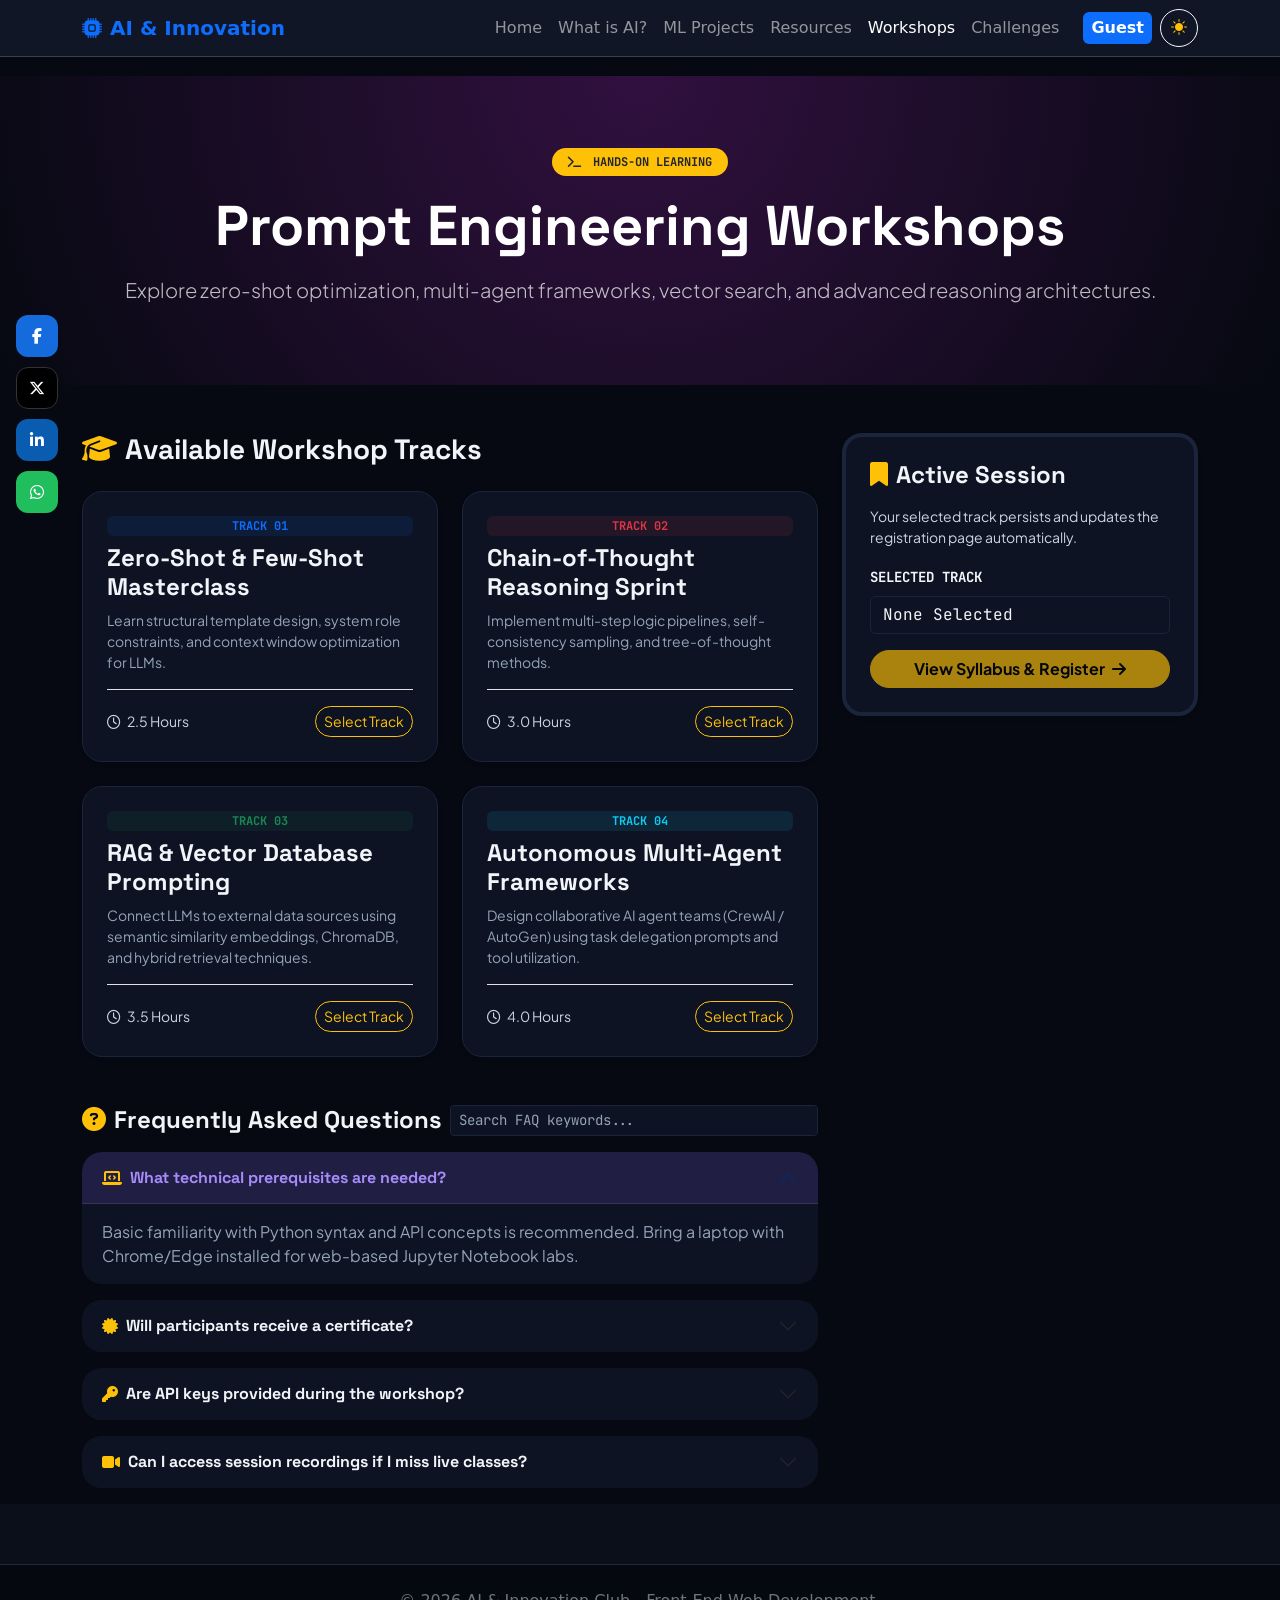
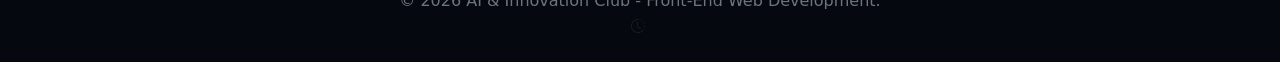
<file: Assignment/workshops.html>
<!DOCTYPE html>
<html lang="en"><head><meta charset="utf-8"/><meta content="width=device-width, initial-scale=1.0" name="viewport"/><title>Prompt Workshops | AI &amp; Innovation Club</title><link href="https://cdn.jsdelivr.net/npm/bootstrap@5.3.2/dist/css/bootstrap.min.css" rel="stylesheet"/><link href="https://cdn.jsdelivr.net/npm/bootstrap-icons@1.10.5/font/bootstrap-icons.css" rel="stylesheet"/><link href="https://cdnjs.cloudflare.com/ajax/libs/font-awesome/6.4.2/css/all.min.css" rel="stylesheet"/><link href="https://fonts.googleapis.com/css2?family=Inter:wght@300;400;600;700&amp;family=Plus+Jakarta+Sans:wght@400;600;700;800&amp;family=Space+Grotesk:wght@500;700&amp;family=JetBrains+Mono:wght@400;600&amp;display=swap" rel="stylesheet"/><link href="styles.css" rel="stylesheet"/></head><body data-page="workshops"><nav class="navbar navbar-expand-lg navbar-dark fixed-top global-navbar" style="background-color: rgba(17, 24, 39, 0.95) !important; backdrop-filter: blur(10px); border-bottom: 1px solid #374151; z-index: 1040;">
<div class="container">
<a class="navbar-brand fw-bold text-primary" href="index.html">
<i class="bi bi-cpu-fill me-2"></i>AI &amp; Innovation
            </a>
<button aria-controls="globalNavbarNav" aria-expanded="false" aria-label="Toggle navigation" class="navbar-toggler" data-bs-target="#globalNavbarNav" data-bs-toggle="collapse" type="button">
<span class="navbar-toggler-icon"></span>
</button>
<div class="collapse navbar-collapse" id="globalNavbarNav">
<ul class="navbar-nav ms-auto align-items-center">
<li class="nav-item"><a class="nav-link" data-page="home" href="index.html">Home</a></li>
<li class="nav-item"><a class="nav-link" data-page="ai-guide" href="ai-knowledge.html">What is AI?</a></li>
<li class="nav-item"><a class="nav-link" data-page="ml-projects" href="MLprojects.html">ML Projects</a></li>
<li class="nav-item"><a class="nav-link" data-page="resources" href="resources.html">Resources</a></li>
<li class="nav-item"><a class="nav-link" data-page="workshops" href="workshops.html">Workshops</a></li>
<li class="nav-item"><a class="nav-link" data-page="challenges" href="challenges.html">Challenges</a></li>
<li class="nav-item ms-lg-3 mt-2 mt-lg-0">
<span class="badge bg-primary fs-6 p-2" id="welcomeMsg">Guest</span>
</li>
<li class="nav-item ms-lg-2 mt-2 mt-lg-0" id="themeToggleItem">
<button class="btn btn-outline-light rounded-circle" id="globalThemeToggle" style="width: 38px; height: 38px; padding: 0; display: inline-flex; align-items: center; justify-content: center;" title="Toggle Light/Dark Mode">
<i class="bi bi-moon-fill text-warning" id="globalThemeIcon"></i>
</button>
</li>
</ul>
</div>
</div>
</nav><div class="social-plugin-bar" style="position: fixed; left: 16px; top: 35%; z-index: 1050; display: flex; flex-direction: column; gap: 10px; transition: opacity 0.3s ease;">
<a aria-label="Share this page on Facebook" class="social-btn bg-fb shareFbBtn" href="#" title="Share on Facebook"><i class="fab fa-facebook-f"></i></a>
<a aria-label="Share this page on X" class="social-btn bg-tw shareTwBtn" href="#" title="Share on X (Twitter)"><i class="fab fa-x-twitter"></i></a>
<a aria-label="Share this page on LinkedIn" class="social-btn bg-li shareLiBtn" href="#" title="Share on LinkedIn"><i class="fab fa-linkedin-in"></i></a>
<a aria-label="Share this page on WhatsApp" class="social-btn bg-wa shareWaBtn" href="#" title="Share on WhatsApp"><i class="fab fa-whatsapp"></i></a>
</div><div aria-hidden="false" class="app-view cyber-page-view" id="view-workshops" style="opacity:1">
<header class="hero-workshop text-center">
<div class="container">
<span class="badge bg-warning text-dark rounded-pill px-3 py-2 mb-3 font-mono">
<i class="fas fa-terminal me-1"></i> HANDS-ON LEARNING
                </span>
<h1 class="heading-font display-4 fw-bold mb-3">Prompt Engineering Workshops</h1>
<p class="lead text-light text-opacity-75 max-w-2xl mx-auto mb-4">
                    Explore zero-shot optimization, multi-agent frameworks, vector search, and advanced reasoning architectures.
                </p>
</div>
</header>
<main class="container my-5">
<div class="row g-4">
<div class="col-lg-8">
<h3 class="heading-font fw-bold mb-4"><i class="fas fa-graduation-cap text-warning me-2"></i>Available Workshop Tracks</h3>
<div class="row g-4 mb-5">
<div class="col-md-6">
<div class="card card-cyber h-100 p-4 shadow-sm">
<span class="badge bg-primary bg-opacity-10 text-primary w-max mb-2 font-mono">TRACK 01</span>
<h4 class="heading-font fw-bold">Zero-Shot &amp; Few-Shot Masterclass</h4>
<p class="text-secondary small mb-3">Learn structural template design, system role constraints, and context window optimization for LLMs.</p>
<div class="mt-auto pt-3 border-top d-flex justify-content-between align-items-center">
<small class="text-muted"><i class="far fa-clock me-1"></i> 2.5 Hours</small>
<button class="btn btn-sm btn-outline-warning rounded-pill select-track-btn" data-instructor="Dr. Alex Rivera" data-level="Beginner to Intermediate" data-track="Zero-Shot &amp; Few-Shot Masterclass">
                                        Select Track
                                    </button>
</div>
</div>
</div>
<div class="col-md-6">
<div class="card card-cyber h-100 p-4 shadow-sm">
<span class="badge bg-danger bg-opacity-10 text-danger w-max mb-2 font-mono">TRACK 02</span>
<h4 class="heading-font fw-bold">Chain-of-Thought Reasoning Sprint</h4>
<p class="text-secondary small mb-3">Implement multi-step logic pipelines, self-consistency sampling, and tree-of-thought methods.</p>
<div class="mt-auto pt-3 border-top d-flex justify-content-between align-items-center">
<small class="text-muted"><i class="far fa-clock me-1"></i> 3.0 Hours</small>
<button class="btn btn-sm btn-outline-warning rounded-pill select-track-btn" data-instructor="Prof. Elena Rostova" data-level="Advanced" data-track="Chain-of-Thought Reasoning Sprint">
                                        Select Track
                                    </button>
</div>
</div>
</div>
<div class="col-md-6">
<div class="card card-cyber h-100 p-4 shadow-sm">
<span class="badge bg-success bg-opacity-10 text-success w-max mb-2 font-mono">TRACK 03</span>
<h4 class="heading-font fw-bold">RAG &amp; Vector Database Prompting</h4>
<p class="text-secondary small mb-3">Connect LLMs to external data sources using semantic similarity embeddings, ChromaDB, and hybrid retrieval techniques.</p>
<div class="mt-auto pt-3 border-top d-flex justify-content-between align-items-center">
<small class="text-muted"><i class="far fa-clock me-1"></i> 3.5 Hours</small>
<button class="btn btn-sm btn-outline-warning rounded-pill select-track-btn" data-instructor="Marcus Chen" data-level="Intermediate" data-track="RAG &amp; Vector Database Prompting">
                                        Select Track
                                    </button>
</div>
</div>
</div>
<div class="col-md-6">
<div class="card card-cyber h-100 p-4 shadow-sm">
<span class="badge bg-info bg-opacity-10 text-info w-max mb-2 font-mono">TRACK 04</span>
<h4 class="heading-font fw-bold">Autonomous Multi-Agent Frameworks</h4>
<p class="text-secondary small mb-3">Design collaborative AI agent teams (CrewAI / AutoGen) using task delegation prompts and tool utilization.</p>
<div class="mt-auto pt-3 border-top d-flex justify-content-between align-items-center">
<small class="text-muted"><i class="far fa-clock me-1"></i> 4.0 Hours</small>
<button class="btn btn-sm btn-outline-warning rounded-pill select-track-btn" data-instructor="Sarah Jenkins" data-level="Advanced" data-track="Autonomous Multi-Agent Frameworks">
                                        Select Track
                                    </button>
</div>
</div>
</div>
</div>
<div class="d-flex justify-content-between align-items-center mb-3">
<h4 class="heading-font fw-bold m-0"><i class="fas fa-question-circle text-warning me-2"></i>Frequently Asked Questions</h4>
<div class="w-50">
<input class="form-control form-control-sm font-mono" id="faqSearchInput" placeholder="Search FAQ keywords..." type="text"/>
</div>
</div>
<div class="accordion" id="workshopFaq">
<div class="accordion-item card-cyber mb-3 border-0 overflow-hidden faq-item">
<h2 class="accordion-header">
<button class="accordion-button fw-bold heading-font" data-bs-target="#faq1" data-bs-toggle="collapse" type="button">
<i class="fas fa-laptop-code text-warning me-2"></i> What technical prerequisites are needed?
                                </button>
</h2>
<div class="accordion-collapse collapse show" id="faq1">
<div class="accordion-body text-secondary">
                                    Basic familiarity with Python syntax and API concepts is recommended. Bring a laptop with Chrome/Edge installed for web-based Jupyter Notebook labs.
                                </div>
</div>
</div>
<div class="accordion-item card-cyber mb-3 border-0 overflow-hidden faq-item">
<h2 class="accordion-header">
<button class="accordion-button collapsed fw-bold heading-font" data-bs-target="#faq2" data-bs-toggle="collapse" type="button">
<i class="fas fa-certificate text-warning me-2"></i> Will participants receive a certificate?
                                </button>
</h2>
<div class="accordion-collapse collapse" id="faq2">
<div class="accordion-body text-secondary">
                                    Yes! All attendees who complete the hands-on lab assessment will receive a verified Digital Certificate of Completion issued by the AI &amp; Innovation Club.
                                </div>
</div>
</div>
<div class="accordion-item card-cyber mb-3 border-0 overflow-hidden faq-item">
<h2 class="accordion-header">
<button class="accordion-button collapsed fw-bold heading-font" data-bs-target="#faq3" data-bs-toggle="collapse" type="button">
<i class="fas fa-key text-warning me-2"></i> Are API keys provided during the workshop?
                                </button>
</h2>
<div class="accordion-collapse collapse" id="faq3">
<div class="accordion-body text-secondary">
                                    Yes, temporary sandbox API keys for OpenAI, Anthropic, and Gemini models will be provided during the live coding sessions.
                                </div>
</div>
</div>
<div class="accordion-item card-cyber mb-3 border-0 overflow-hidden faq-item">
<h2 class="accordion-header">
<button class="accordion-button collapsed fw-bold heading-font" data-bs-target="#faq4" data-bs-toggle="collapse" type="button">
<i class="fas fa-video text-warning me-2"></i> Can I access session recordings if I miss live classes?
                                </button>
</h2>
<div class="accordion-collapse collapse" id="faq4">
<div class="accordion-body text-secondary">
                                    Registered participants get lifetime access to workshop video recordings, slide decks, and GitHub starter codes.
                                </div>
</div>
</div>
</div>
</div>
<div class="col-lg-4">
<div class="card card-cyber p-4 shadow-sm border-top border-4 border-warning sticky-lg-top" style="top: 90px;">
<h4 class="heading-font fw-bold mb-3"><i class="fas fa-bookmark text-warning me-2"></i>Active Session</h4>
<p class="small text-muted mb-3">Your selected track persists and updates the registration page automatically.</p>
<div class="mb-3">
<label class="form-label font-mono small fw-bold">SELECTED TRACK</label>
<input class="form-control font-mono bg-body-tertiary" id="selectedTrackDisplay" readonly="" type="text" value="None Selected"/>
</div>
<a class="btn btn-warning w-100 rounded-pill fw-bold disabled" href="workshop-detail.html" id="proceedDetailBtn">
                            View Syllabus &amp; Register <i class="fas fa-arrow-right ms-1"></i>
</a>
</div>
</div>
</div>
</main>
</div><footer class="global-footer text-center py-4" style="background-color: #05080f; border-top: 1px solid #1f2937; margin-top: 60px;">
<div class="container">
<p class="text-secondary mb-1">© 2026 AI &amp; Innovation Club - Front-End Web Development.</p>
<p class="text-muted small mb-0"><i class="bi bi-clock-history me-1"></i><span id="cookieDisplay"></span></p>
</div>
</footer><script src="https://code.jquery.com/jquery-3.7.1.min.js"></script><script src="https://cdn.jsdelivr.net/npm/bootstrap@5.3.2/dist/js/bootstrap.bundle.min.js"></script><script>

        $(document).ready(function() {

            // ==========================================
            // 1. COOKIE MANAGER UTILITIES
            // ==========================================
            function setCookie(cname, cvalue, exdays) {
                const d = new Date();
                d.setTime(d.getTime() + (exdays * 24 * 60 * 60 * 1000));
                let expires = "expires=" + d.toUTCString();
                const secureFlag = window.location.protocol === 'https:' ? ';Secure' : '';
                document.cookie = cname + "=" + encodeURIComponent(cvalue) + ";" + expires + ";path=/;SameSite=Lax" + secureFlag;
            }

            function getCookie(cname) {
                let name = cname + "=";
                let decodedCookie = decodeURIComponent(document.cookie);
                let ca = decodedCookie.split(';');
                for(let i = 0; i < ca.length; i++) {
                    let c = ca[i];
                    while (c.charAt(0) == ' ') {
                        c = c.substring(1);
                    }
                    if (c.indexOf(name) == 0) {
                        return c.substring(name.length, c.length);
                    }
                }
                return "";
            }

            // ==========================================
            // SHARED SAFETY / STORAGE HELPERS
            // ==========================================
            function escapeHtml(value) {
                return $('<div>').text(String(value ?? '')).html();
            }

            function readJsonLocal(key, fallback = []) {
                try {
                    const raw = localStorage.getItem(key);
                    return raw ? JSON.parse(raw) : fallback;
                } catch (error) {
                    console.warn(`Invalid localStorage value for ${key}; resetting it.`, error);
                    localStorage.removeItem(key);
                    return fallback;
                }
            }

            function setWelcomeName(name, returning = true) {
                const $welcome = $('#welcomeMsg').empty();
                $('<i>', { class: 'bi bi-person-fill me-1', 'aria-hidden': 'true' }).appendTo($welcome);
                $welcome.append(document.createTextNode((returning ? ' Welcome back, ' : ' Welcome, ') + name));
            }

            function getShareableBaseUrl() {
                if (window.location.protocol !== 'http:' && window.location.protocol !== 'https:') return '';
                return window.location.href.split('#')[0];
            }

            // ==========================================
            // 2. MULTI-PAGE INITIALIZATION
            // ==========================================
            const currentPage = document.body.dataset.page || 'home';

            const pageTitles = {
                'home': 'AI & Innovation Club - UTAR',
                'ai-guide': 'What is AI? | AI & Innovation Club',
                'ml-projects': 'ML Projects | AI & Innovation Club',
                'resources': 'AI Resources | AI & Innovation Club',
                'workshops': 'Prompt Workshops | AI & Innovation Club',
                'workshop-detail': 'Workshop Details | AI & Innovation Club',
                'challenges': 'Innovation Challenges | AI & Innovation Club',
                'challenge-detail': 'Challenge Submission | AI & Innovation Club'
            };

            function updateNavbarActiveStates(page) {
                $('.navbar-nav .nav-link').removeClass('active').removeAttr('aria-current');
                const $active = $(`.navbar-nav .nav-link[data-page="${page}"]`);
                $active.addClass('active').attr('aria-current', 'page');
            }

            function initCurrentPage() {
                document.title = pageTitles[currentPage] || 'AI & Innovation Club';
                updateNavbarActiveStates(currentPage);

                // Restore shared user name badge.
                const storedName = localStorage.getItem('aiClubUser');
                if (storedName) setWelcomeName(storedName, true);

                if (currentPage === 'home') {
                    initHomeView();
                } else if (currentPage === 'ai-guide') {
                    initAiGuideView();
                } else if (currentPage === 'ml-projects') {
                    initMlProjectsView();
                } else if (currentPage === 'resources') {
                    initResourcesView();
                } else if (currentPage === 'workshops') {
                    initWorkshopsView();
                } else if (currentPage === 'workshop-detail') {
                    initWorkshopDetailView();
                } else if (currentPage === 'challenges') {
                    initChallengesView();
                } else if (currentPage === 'challenge-detail') {
                    initChallengeDetailView();
                }
            }

            // Auto-collapse the Bootstrap mobile navbar after navigation.
            $('.navbar-nav a').on('click', function(){
                if ($('.navbar-toggler').is(':visible')) {
                    $('.navbar-collapse').collapse('hide');
                }
            });
            // Page initialization is delayed until all controllers/data maps are defined.
            // ==========================================
            // 3. HOME VIEW CONTROLLER
            // ==========================================
            function initHomeView() {
                // Cookie: last visit date
                let lastVisit = getCookie("lastVisitDate");
                if (lastVisit != "") {
                    $('#cookieDisplay').text("Your last visit was on: " + lastVisit);
                } else {
                    $('#cookieDisplay').text("This is your first visit to our site!");
                }
                let currentDate = new Date().toLocaleString();
                setCookie("lastVisitDate", currentDate, 30);

                // Fetch quote of the day via REST API
                $.ajax({
                    url: 'https://dummyjson.com/quotes/random',
                    method: 'GET',
                    success: function(response) {
                        $('#apiQuote').text('"' + response.quote + '"');
                        $('#apiAuthor').text("- " + response.author);
                    },
                    error: function() {
                        $('#apiQuote').text('"AI will not replace you. A person using AI will."');
                        $('#apiAuthor').text("- Tech Community");
                    }
                });

                // Name personalization modal trigger
                let storedName = localStorage.getItem('aiClubUser');
                if (!storedName) {
                    let nameModal = new bootstrap.Modal(document.getElementById('nameModal'));
                    nameModal.show();
                }

                $('#saveNameBtn').off('click').on('click', function() {
                    const inputName = $('#userNameInput').val().trim().slice(0, 60);
                    if (inputName !== '') {
                        localStorage.setItem('aiClubUser', inputName);
                        setWelcomeName(inputName, false);
                        const nameModal = bootstrap.Modal.getInstance(document.getElementById('nameModal'));
                        if (nameModal) nameModal.hide();
                    }
                });
            }

            // Scroll trigger helper for fade-in animations (Home & Guide)
            $(window).scroll(function() {
                $('.fade-in-scroll').each(function() {
                    let elementTop = $(this).offset().top;
                    let windowBottom = $(window).scrollTop() + $(window).height();
                    
                    if (windowBottom > elementTop + 50) {
                        $(this).addClass('visible');
                    }
                });
            });

            // ==========================================
            // 4. AI GUIDE VIEW CONTROLLER
            // ==========================================
            function initAiGuideView() {
                let previousAttempt = sessionStorage.getItem('aiQuizStatus');
                if (previousAttempt === 'passed') {
                    $('#quizContainer').hide();
                    $('#quizResult').html('<div class="alert alert-success border-success text-dark"><i class="bi bi-check-circle-fill me-2"></i> You already passed the quiz in this session! Great job!</div>').show();
                } else if (previousAttempt === 'failed') {
                    $('#quizContainer').hide();
                    $('#quizResult').html('<div class="alert alert-warning border-warning text-dark"><i class="bi bi-exclamation-triangle-fill me-2"></i> You attempted the quiz earlier but got it wrong. Refresh your knowledge and try in a new session.</div>').show();
                }

                $('#submitQuizBtn').off('click').click(function() {
                    let selectedAnswer = $('input[name="aiQuiz"]:checked').val();
                    if (!selectedAnswer) {
                        alert("Please select an answer first!");
                        return;
                    }
                    if (selectedAnswer === 'correct') {
                        sessionStorage.setItem('aiQuizStatus', 'passed');
                        $('#quizContainer').slideUp(300, function() {
                            $('#quizResult').html('<div class="alert alert-success border-success text-dark"><i class="bi bi-check-circle-fill me-2"></i> Correct! Deep learning heavily relies on multi-layered neural networks.</div>').slideDown(300);
                        });
                    } else {
                        sessionStorage.setItem('aiQuizStatus', 'failed');
                        $('#quizContainer').slideUp(300, function() {
                            $('#quizResult').html('<div class="alert alert-danger border-danger text-dark"><i class="bi bi-x-circle-fill me-2"></i> Incorrect. Hard-coded logic and manual entry are NOT related to neural networks.</div>').slideDown(300);
                        });
                    }
                });
            }

            // ==========================================
            // 5. GLOBAL UNIFIED THEME TOGGLE CONTROLLER
            // ==========================================
            function applyGlobalTheme(theme) {
                if (theme === 'dark') {
                    // Apply to compatible Cyberpunk views
                    $('.cyber-page-view').addClass('dark-theme');
                    // Apply to user's Projects & Resources views
                    $('#view-ml-projects').addClass('dark-theme');
                    $('#view-resources').addClass('dark-theme');
                    // Update global toggle icon in the top navbar
                    $('#globalThemeIcon').removeClass('bi-moon-fill').addClass('bi-sun-fill').addClass('text-warning');
                    
                    // Sync body background if not on Home or AI Guide (which are fixed dark)
                    if (currentPage !== 'home' && currentPage !== 'ai-guide') {
                        $('body').removeClass('light-theme-body');
                    }
                } else {
                    // Apply to compatible Cyberpunk views
                    $('.cyber-page-view').removeClass('dark-theme');
                    // Apply to user's Projects & Resources views
                    $('#view-ml-projects').removeClass('dark-theme');
                    $('#view-resources').removeClass('dark-theme');
                    // Update global toggle icon in the top navbar
                    $('#globalThemeIcon').removeClass('bi-sun-fill').addClass('bi-moon-fill').addClass('text-warning');
                    
                    // Sync body background if not on Home or AI Guide (which are fixed dark)
                    if (currentPage !== 'home' && currentPage !== 'ai-guide') {
                        $('body').addClass('light-theme-body');
                    }
                }
                
                // Persist theme selection in both localStorage and cookies for assignment compliance
                setCookie("site_theme", theme, 7);
                localStorage.setItem('cyberTheme', theme);
            }

            // Click Handler
            $('#globalThemeToggle').on('click', function() {
                let isDark = $('#view-ml-projects').hasClass('dark-theme') || $('.cyber-page-view').first().hasClass('dark-theme');
                applyGlobalTheme(isDark ? 'light' : 'dark');
            });

            // Initialize saved state on startup
            let savedMLTheme = getCookie("site_theme");
            let savedCyberTheme = localStorage.getItem('cyberTheme');

            // One-time correction for the final build:
            // older builds automatically saved light mode on first load.
            if (!localStorage.getItem('finalDarkThemeMigration')) {
                savedMLTheme = 'dark';
                savedCyberTheme = 'dark';
                setCookie("site_theme", "dark", 7);
                localStorage.setItem('cyberTheme', 'dark');
                localStorage.setItem('finalDarkThemeMigration', '1');
            }

            let initialTheme = savedMLTheme || savedCyberTheme || 'dark';
            applyGlobalTheme(initialTheme);

            // ==========================================
            // 6. ML PROJECTS VIEW CONTROLLER (YOUR PART 1)
            // ==========================================
            const projectDetailsMap = {
                traffic: {
                    title: 'Traffic Flow Analyzer',
                    description: 'This project applies real-time object detection and tracking to identify and count vehicles in traffic-camera footage. It demonstrates how computer vision can support traffic monitoring and smarter signal planning.',
                    tech: 'Python, YOLOv8, OpenCV, PyTorch',
                    status: 'Open-source technical reference: Ultralytics YOLO. The linked repository provides the object-detection framework used as a reference for this project concept.',
                    repo: 'https://github.com/ultralytics/ultralytics'
                },
                chatbot: {
                    title: 'Campus Assistant Chatbot',
                    description: 'This project demonstrates a conversational AI assistant that can answer common student questions about courses, campus services, facilities, and frequently asked university information.',
                    tech: 'Python, Rasa, NLP, NLU, Dialogue Management',
                    status: 'Open-source technical reference: Rasa. The linked repository provides a framework for building contextual conversational assistants.',
                    repo: 'https://github.com/RasaHQ/rasa'
                },
                energy: {
                    title: 'Energy Demand Predictor',
                    description: 'This project demonstrates time-series forecasting for campus electricity consumption. Historical usage patterns can be analysed to estimate future demand and support energy-planning decisions.',
                    tech: 'Python, Pandas, Darts, PyTorch / Scikit-learn',
                    status: 'Open-source technical reference: Darts. The linked repository provides forecasting models and utilities for time-series applications.',
                    repo: 'https://github.com/unit8co/darts'
                }
            };

            function initMlProjectsView() {
                $('.project-detail-btn').off('click').on('click', function () {
                    const project = projectDetailsMap[$(this).data('project')];
                    if (!project) return;
                    $('#projectModalTitle').text(project.title);
                    $('#projectModalDescription').text(project.description);
                    $('#projectModalTech').text(project.tech);
                    $('#projectModalStatus').text(project.status);
                    $('#projectRepoBtn').attr('href', project.repo);
                });

                // Dynamic quotes
                $.ajax({
                    url: 'https://dummyjson.com/quotes/random',
                    method: 'GET',
                    success: function(response) {
                        $('#quote-container').html(`
                            <i class="fa-solid fa-quote-left text-light me-2 opacity-50"></i>
                            "${escapeHtml(response.quote)}" 
                            <br><span class="small fw-bold mt-2 d-inline-block">- ${escapeHtml(response.author)}</span>
                        `);
                    },
                    error: function() {
                        $('#quote-container').html('Empowering the future through Artificial Intelligence.');
                    }
                });

                // Welcome Toast check (SessionStorage)
                if (!sessionStorage.getItem('hasVisitedMLPage')) {
                    const toastLive = document.getElementById('welcomeToast');
                    const toast = new bootstrap.Toast(toastLive);
                    toast.show();
                    sessionStorage.setItem('hasVisitedMLPage', 'true');
                }

                // Initial render of local ideas
                renderIdeas();
            }

            $('#ideaForm').off('submit').on('submit', function(e) {
                e.preventDefault();
                
                const newIdea = {
                    id: Date.now(),
                    name: $('#studentName').val().trim().slice(0, 60),
                    title: $('#projectTitle').val().trim().slice(0, 100),
                    desc: $('#projectDesc').val().trim().slice(0, 500),
                    url: $('#projectUrl').val().trim().slice(0, 500),
                    date: new Date().toLocaleDateString()
                };

                let savedIdeas = readJsonLocal('mlProjectIdeas', []);
                savedIdeas.push(newIdea);
                localStorage.setItem('mlProjectIdeas', JSON.stringify(savedIdeas));
                
                this.reset();
                renderIdeas();
            });

            function renderIdeas() {
                const ideasContainer = $('#ideasList');
                ideasContainer.empty();
                let savedIdeas = readJsonLocal('mlProjectIdeas', []);

                if (savedIdeas.length === 0) {
                    ideasContainer.html('<p class="text-muted fst-italic">No ideas submitted yet. Be the first!</p>');
                    return;
                }

                savedIdeas.forEach(function(idea) {
                    const safeUrl = /^https?:\/\/[^\s]+$/i.test(idea.url || '') ? idea.url : '';
                    const projectLink = safeUrl
                        ? `<a class="btn btn-sm btn-outline-primary mt-2" href="${escapeHtml(safeUrl)}" target="_blank" rel="noopener noreferrer"><i class="fa-solid fa-arrow-up-right-from-square me-1"></i>Open Project Link</a>`
                        : '';
                    const ideaCard = `
                        <div class="card mb-3 shadow-sm border-0" style="background-color: var(--ml-theme-bg); border: 1px solid rgba(128,128,128,0.15) !important;">
                            <div class="card-body">
                                <h6 class="card-title fw-bold text-primary">${escapeHtml(idea.title)}</h6>
                                <p class="card-text mb-1 small">${escapeHtml(idea.desc)}</p>
                                ${projectLink}
                                <div class="d-flex justify-content-between align-items-center mt-2">
                                    <p class="card-text mb-0"><small class="text-muted">Pitched by ${escapeHtml(idea.name)} on ${escapeHtml(idea.date)}</small></p>
                                    <button class="btn btn-sm btn-outline-danger py-0 px-2 delete-idea-btn border-0" data-id="${idea.id}" title="Delete Pitch"><i class="fa-solid fa-trash-can"></i></button>
                                </div>
                            </div>
                        </div>
                    `;
                    ideasContainer.prepend(ideaCard);
                });

                $('.delete-idea-btn').click(function() {
                    const idToDelete = $(this).data('id');
                    let currentPitches = readJsonLocal('mlProjectIdeas', []);
                    currentPitches = currentPitches.filter(pitch => pitch.id !== idToDelete);
                    localStorage.setItem('mlProjectIdeas', JSON.stringify(currentPitches));
                    renderIdeas();
                });
            }

            // ML project share link: only share a real deployed HTTP/HTTPS URL.
            const mlShareBase = getShareableBaseUrl();
            if (mlShareBase) {
                $('#mlShareTw').attr('href', `https://twitter.com/intent/tweet?url=${encodeURIComponent(mlShareBase)}&text=${encodeURIComponent("Explore the machine learning projects at the UTAR AI & Innovation Club!")}`);
            }
            $('#mlShareTw').off('click').on('click', function(e) {
                if (!mlShareBase) {
                    e.preventDefault();
                    alert('Social sharing should be tested from the deployed website URL, not a local file.');
                    return;
                }
                e.preventDefault();
                window.open($(this).attr('href'), 'shareWindow', 'width=600,height=400,noopener,noreferrer');
            });

            // ==========================================
            // 7. RESOURCES VIEW CONTROLLER (YOUR PART 2 - NEW RESOURCE LIBRARY)
            // ==========================================
            function initResourcesView() {
                // Render saved reading list and restore bookmark button states.
                renderReadingList();
                syncBookmarkButtons();

                // Restore session clicks count
                let sessionClicks = sessionStorage.getItem('resourceClicks') || 0;
                $('#sessionCounter').text(sessionClicks);

                // Handle resource click counter. Do not prevent the default link action:
                // the selected resource should still open in a new browser tab.
                $('.resource-link').off('click').on('click', function() {
                    sessionClicks++;
                    sessionStorage.setItem('resourceClicks', String(sessionClicks));
                    $('#sessionCounter').text(sessionClicks);
                });

                // Handle Bookmarking
                $('.bookmark-btn').off('click').on('click', function() {
                    const title = $(this).data('title');
                    let savedList = readJsonLocal('myReadingList', []);
                    
                    if (!savedList.includes(title)) {
                        savedList.push(title);
                        localStorage.setItem('myReadingList', JSON.stringify(savedList));
                        
                        $(this).removeClass('btn-custom').addClass('btn-success').html('<i class="fa-solid fa-check me-1"></i> Saved');
                        renderReadingList();
                        syncBookmarkButtons();
                    } else {
                        alert('This resource is already in your reading list!');
                    }
                });

                // Clear List Handler
                $('#clearListBtn').off('click').on('click', function() {
                    localStorage.removeItem('myReadingList');
                    renderReadingList();
                    
                    syncBookmarkButtons();
                });

                // Fetch top trending AI repositories from GitHub API
                $.ajax({
                    url: 'https://api.github.com/search/repositories?q=topic:artificial-intelligence&sort=stars&order=desc&per_page=3',
                    method: 'GET',
                    dataType: 'json',
                    success: function(response) {
                        let htmlContent = '';
                        response.items.forEach(function(repo) {
                            htmlContent += `
                                <div class="github-repo-card">
                                    <h5 class="fw-bold mb-1">
                                        <a href="${escapeHtml(repo.html_url)}" target="_blank" rel="noopener noreferrer" class="text-decoration-none" style="color: var(--ml-primary);">
                                            <i class="fa-brands fa-github-alt me-2"></i>${escapeHtml(repo.name)}
                                        </a>
                                    </h5>
                                    <p class="text-muted small mb-2">${escapeHtml(repo.description || 'No description provided.')}</p>
                                    <div class="d-flex align-items-center small fw-bold">
                                        <span class="text-warning me-3"><i class="fa-solid fa-star me-1"></i>${repo.stargazers_count.toLocaleString()}</span>
                                        <span class="text-secondary"><i class="fa-solid fa-code-branch me-1"></i>${escapeHtml(repo.language || 'Multiple')}</span>
                                    </div>
                                </div>
                            `;
                        });
                        $('#github-api-container').html(htmlContent);
                    },
                    error: function() {
                        $('#github-api-container').html(`
                            <div class="alert alert-warning border-0" style="background-color: rgba(255, 193, 7, 0.1); color: #ffc107;">
                                <i class="fa-solid fa-triangle-exclamation me-2"></i>
                                Unable to fetch live data from GitHub at the moment. Please try again later.
                            </div>
                        `);
                    }
                });
            }

            function syncBookmarkButtons() {
                const savedList = readJsonLocal('myReadingList', []);
                $('.bookmark-btn').each(function () {
                    const saved = savedList.includes($(this).data('title'));
                    $(this)
                        .toggleClass('btn-success', saved)
                        .toggleClass('btn-custom', !saved)
                        .html(saved ? '<i class="fa-solid fa-check me-1"></i> Saved' : '<i class="fa-regular fa-bookmark me-1"></i> Save');
                });
            }

            function renderReadingList() {
                const listContainer = $('#readingListOutput');
                listContainer.empty(); 
                let savedList = readJsonLocal('myReadingList', []);

                if (savedList.length === 0) {
                    listContainer.html('<p class="text-muted fst-italic small">No items saved yet. Click "Save" on a resource to add it here.</p>');
                    return;
                }

                savedList.forEach(function(item) {
                    listContainer.append(`
                        <div class="d-flex justify-content-between align-items-center p-2 mb-2 rounded" style="background-color: rgba(128,128,128,0.1); border: 1px solid var(--ml-theme-border);">
                            <span class="small fw-bold"><i class="fa-solid fa-file-lines text-muted me-2"></i>${escapeHtml(item)}</span>
                        </div>
                    `);
                });
            }

            // ==========================================
            // 8. WORKSHOPS VIEW CONTROLLER
            // ==========================================
            function initWorkshopsView() {
                function updateSelectedUI(trackName) {
                    $('#selectedTrackDisplay').val(trackName);
                    if (trackName && trackName !== 'None Selected') {
                        $('#proceedDetailBtn').removeClass('disabled');
                    }
                }

                const activeTrack = sessionStorage.getItem('selectedWorkshop');
                if (activeTrack) {
                    updateSelectedUI(activeTrack);
                    $(`.select-track-btn`).removeClass('btn-warning text-dark').addClass('btn-outline-warning').html('Select Track');
                    $(`.select-track-btn[data-track="${activeTrack}"]`)
                        .removeClass('btn-outline-warning')
                        .addClass('btn-warning text-dark')
                        .html('<i class="fas fa-check me-1"></i> Selected');
                }

                $('.select-track-btn').off('click').click(function () {
                    const trackName = $(this).data('track');
                    const trackLevel = $(this).data('level');
                    const trackInstructor = $(this).data('instructor');

                    sessionStorage.setItem('selectedWorkshop', trackName);
                    sessionStorage.setItem('selectedWorkshopLevel', trackLevel);
                    sessionStorage.setItem('selectedWorkshopInstructor', trackInstructor);

                    $('.select-track-btn')
                        .removeClass('btn-warning text-dark')
                        .addClass('btn-outline-warning')
                        .html('Select Track');

                    $(this)
                        .removeClass('btn-outline-warning')
                        .addClass('btn-warning text-dark')
                        .html('<i class="fas fa-check me-1"></i> Selected');

                    updateSelectedUI(trackName);
                });

                // FAQ Search Filter
                $('#faqSearchInput').off('keyup').on('keyup', function () {
                    const term = $(this).val().toLowerCase();
                    $('.faq-item').each(function () {
                        const text = $(this).text().toLowerCase();
                        $(this).toggle(text.indexOf(term) > -1);
                    });
                });
            }

            // Social sharing for the fixed plugin bar. Direct UTAR social links on Home remain normal links.
            const baseDomain = getShareableBaseUrl();
            const encodedText = encodeURIComponent("Check out the AI & Innovation Club workshops and challenges!");

            if (baseDomain) {
                const encodedUrl = encodeURIComponent(baseDomain);
                $('.shareFbBtn').attr('href', `https://www.facebook.com/sharer/sharer.php?u=${encodedUrl}`);
                $('.shareTwBtn').attr('href', `https://twitter.com/intent/tweet?url=${encodedUrl}&text=${encodedText}`);
                $('.shareLiBtn').attr('href', `https://www.linkedin.com/sharing/share-offsite/?url=${encodedUrl}`);
                $('.shareWaBtn').attr('href', `https://api.whatsapp.com/send?text=${encodedText}%20${encodedUrl}`);
            }

            $('.social-plugin-bar .social-btn').off('click').on('click', function(e) {
                if (!baseDomain) {
                    e.preventDefault();
                    alert('Social sharing should be tested after the website is deployed to an HTTP/HTTPS URL.');
                    return;
                }
                e.preventDefault();
                window.open($(this).attr('href'), 'shareWindow', 'width=600,height=500,noopener,noreferrer');
            });

            // ==========================================
            // 9. WORKSHOP DETAILS VIEW CONTROLLER
            // ==========================================
            const trackDetailsMap = {
                "Zero-Shot & Few-Shot Masterclass": {
                    level: "Beginner to Intermediate",
                    instructor: "Dr. Alex Rivera",
                    overview: "Learn structural template design, system role constraints, and context window optimization for LLMs. Master how to frame zero-shot system instructions and craft precise few-shot examples for deterministic model responses.",
                    modules: [
                        "Module 1: System Prompt Formatting & Constraint Setting",
                        "Module 2: Structural Few-Shot Example Design",
                        "Module 3: Tokenization & Context Window Optimization",
                        "Module 4: Live Sandbox Testing with OpenAI & Gemini APIs"
                    ]
                },
                "Chain-of-Thought Reasoning Sprint": {
                    level: "Advanced",
                    instructor: "Prof. Elena Rostova",
                    overview: "Dive into advanced prompt techniques for logical reasoning tasks. Implement step-by-step reasoning pipelines, self-consistency sampling, and tree-of-thought branching algorithms.",
                    modules: [
                        "Module 1: Chain-of-Thought (CoT) Prompt Construction",
                        "Module 2: Self-Consistency & Majority Voting Strategies",
                        "Module 3: Tree-of-Thought (ToT) Exploration Networks",
                        "Module 4: Solving Complex Math & Logic Pipelines"
                    ]
                },
                "RAG & Vector Database Prompting": {
                    level: "Intermediate",
                    instructor: "Marcus Chen",
                    overview: "Connect LLMs to external data sources using semantic similarity embeddings, ChromaDB, and hybrid retrieval techniques to drastically decrease hallucinations.",
                    modules: [
                        "Module 1: Introduction to Vector Embeddings & Similarity Search",
                        "Module 2: Setting up ChromaDB Vector Store",
                        "Module 3: Context Retrieval Augmentation & Hybrid Search",
                        "Module 4: Guardrailing Model Outputs against Hallucinations"
                    ]
                },
                "Autonomous Multi-Agent Frameworks": {
                    level: "Advanced",
                    instructor: "Sarah Jenkins",
                    overview: "Design collaborative AI agent teams (CrewAI / AutoGen) using task delegation prompts, tool utilization, and automated multi-agent coordination.",
                    modules: [
                        "Module 1: Multi-Agent Architecture & Role Delegation",
                        "Module 2: Tool Integration (Web Search, Code Interpreter, APIs)",
                        "Module 3: Inter-Agent Communication & Consensus Algorithms",
                        "Module 4: Building an Autonomous Software Development Team"
                    ]
                }
            };

            function initWorkshopDetailView() {
                const selectedTrack = sessionStorage.getItem('selectedWorkshop') || "Zero-Shot & Few-Shot Masterclass";
                const data = trackDetailsMap[selectedTrack] || trackDetailsMap["Zero-Shot & Few-Shot Masterclass"];

                $('#detailTitle').text(selectedTrack);
                $('#detailInstructor').text(data.instructor);
                $('#detailLevelBadge').html(`<i class="fas fa-layer-group me-1"></i> ${data.level}`);
                $('#detailOverview').text(data.overview);
                $('#regTrackSelect').val(selectedTrack);

                const $modulesList = $('#detailModules');
                $modulesList.empty();
                data.modules.forEach(mod => {
                    $modulesList.append(`
                        <li class="list-group-item bg-transparent text-secondary d-flex align-items-center py-3" style="border-bottom: 1px solid var(--cyber-border) !important;">
                            <i class="fas fa-check-circle text-warning me-3 fs-5"></i> ${mod}
                        </li>
                    `);
                });

                $('#regTrackSelect').off('change').change(function () {
                    const newTrack = $(this).val();
                    sessionStorage.setItem('selectedWorkshop', newTrack);
                    initWorkshopDetailView();
                });

                $('#registrationForm').off('submit').on('submit', function (e) {
                    e.preventDefault();
                    if (!this.checkValidity()) {
                        this.reportValidity();
                        return;
                    }

                    const registration = {
                        id: Date.now(),
                        track: $('#regTrackSelect').val(),
                        name: $('#regFullName').val().trim().slice(0, 80),
                        email: $('#regEmail').val().trim().slice(0, 120),
                        registeredAt: new Date().toISOString()
                    };

                    // Keep the completed registration in Local Storage.
                    const registrations = readJsonLocal('workshopRegistrations', []);
                    registrations.push(registration);
                    localStorage.setItem('workshopRegistrations', JSON.stringify(registrations));

                    // Preserve the original workshop interaction used by the team.
                    alert(`Successfully registered for: ${registration.track}`);

                    $('#regFullName, #regEmail').val('');
                });
            }

            // ==========================================
            // 10. CHALLENGES VIEW CONTROLLER
            // ==========================================
            function initChallengesView() {
                loadLeaderboard();

                $('.select-challenge-btn').off('click').click(function () {
                    const challengeTitle = $(this).data('challenge');
                    sessionStorage.setItem('selectedChallenge', challengeTitle);
                });
            }

            function loadLeaderboard() {
                $('#leaderboardContainer').html(`
                    <div class="text-center py-4">
                        <div class="spinner-border text-info" role="status"></div>
                        <p class="small text-muted mt-2 font-mono">Loading demo standings from REST API...</p>
                    </div>
                `);

                // REST API demo leaderboard via jQuery AJAX. Scores are illustrative, not real competition results.
                $.ajax({
                    url: 'https://jsonplaceholder.typicode.com/users?_limit=4',
                    type: 'GET',
                    dataType: 'json',
                    success: function (data) {
                        let html = '<div class="table-responsive"><table class="table align-middle table-hover small mb-0"><thead><tr><th>#</th><th>Team Name</th><th>Score</th></tr></thead><tbody>';
                        const fakeScores = [98.4, 94.2, 89.7, 85.1];

                        data.forEach((user, idx) => {
                            html += `
                                <tr>
                                    <td class="fw-bold font-mono text-info">0${idx + 1}</td>
                                    <td>
                                        <div class="fw-bold">${escapeHtml(user.company.name)}</div>
                                        <div class="text-muted extra-small"><i class="far fa-user me-1"></i>${escapeHtml(user.name)}</div>
                                    </td>
                                    <td><span class="badge bg-success bg-opacity-20 text-success font-mono">${fakeScores[idx]}%</span></td>
                                </tr>
                            `;
                        });

                        html += '</tbody></table></div>';
                        $('#leaderboardContainer').html(html);
                    },
                    error: function () {
                        $('#leaderboardContainer').html('<div class="alert alert-danger small">Failed to load demo leaderboard data.</div>');
                    }
                });
            }

            $('#refreshApiBtn').off('click').click(loadLeaderboard);

            // ==========================================
            // 11. CHALLENGE DETAIL VIEW CONTROLLER
            // ==========================================
            function initChallengeDetailView() {
                const savedChallenge = sessionStorage.getItem('selectedChallenge');
                if (savedChallenge) {
                    $('#selectedChallengeTitle').text(savedChallenge);
                }

                renderSubmissionsFeed();
            }

            function getLocalSubmissions() {
                return readJsonLocal('userSubmissions', []);
            }

            function renderSubmissionsFeed() {
                const userSubs = getLocalSubmissions();
                let html = '';

                // User Submissions
                userSubs.forEach((sub, i) => {
                    html += `
                        <div class="border-start border-3 border-info ps-3 pe-2 mb-3 py-2 bg-info bg-opacity-10 rounded-end position-relative">
                            <div class="d-flex justify-content-between align-items-center mb-1">
                                <div>
                                    <span class="badge bg-info text-dark font-mono me-2">USER SUBMISSION #${100 + userSubs.length - i}</span>
                                    <small class="text-info font-mono"><i class="far fa-clock me-1"></i>Just now</small>
                                </div>
                                <button class="btn btn-outline-danger btn-sm border-0 py-0 px-2 delete-sub-btn" data-index="${i}" title="Remove Submission">
                                    <i class="fas fa-trash-alt me-1"></i>Delete
                                </button>
                            </div>
                            <h6 class="fw-bold mb-1">${escapeHtml(sub.team)}</h6>
                            <p class="text-muted extra-small mb-1">${escapeHtml(sub.summary)}</p>
                            <a href="${escapeHtml(sub.link)}" target="_blank" rel="noopener noreferrer" class="small text-info text-decoration-none font-mono"><i class="fab fa-github me-1"></i>${escapeHtml(sub.link)}</a>
                        </div>
                    `;
                });

                // REST API Default Feed retrieval
                $.ajax({
                    url: 'https://jsonplaceholder.typicode.com/posts?_limit=3',
                    method: 'GET',
                    dataType: 'json',
                    success: function (data) {
                        data.forEach((post, idx) => {
                            html += `
                                <div class="border-start border-2 border-secondary border-opacity-50 ps-3 mb-3 py-1">
                                    <div class="d-flex justify-content-between">
                                        <span class="badge bg-secondary font-mono mb-1">SUBMISSION #${101 + idx}</span>
                                        <small class="text-muted font-mono"><i class="fas fa-plug me-1"></i>API sample</small>
                                    </div>
                                    <h6 class="fw-bold mb-1 text-capitalize">${escapeHtml(post.title.substring(0, 30))}</h6>
                                    <p class="text-muted extra-small mb-0">${escapeHtml(post.body.substring(0, 80))}...</p>
                                </div>
                            `;
                        });
                        $('#submissionsList').html(html);
                        
                        // Bind delete button event handlers
                        $('.delete-sub-btn').off('click').click(function () {
                            const indexToRemove = $(this).data('index');
                            let subs = getLocalSubmissions();
                            subs.splice(indexToRemove, 1);
                            localStorage.setItem('userSubmissions', JSON.stringify(subs));
                            renderSubmissionsFeed();
                        });
                    },
                    error: function () {
                        $('#submissionsList').html('<div class="alert alert-danger small">Failed to retrieve posts feed.</div>');
                    }
                });
            }

            $('#submissionForm').off('submit').submit(function (e) {
                e.preventDefault();

                const team = $('#teamName').val().trim().slice(0, 80);
                const link = $('#repoLink').val().trim();
                const summary = $('#modelSummary').val().trim().slice(0, 600);

                let parsedUrl;
                try { parsedUrl = new URL(link); }
                catch {
                    alert('Please enter a valid repository URL.');
                    return;
                }
                if (!['http:', 'https:'].includes(parsedUrl.protocol)) {
                    alert('Repository links must use http:// or https://.');
                    return;
                }

                const newSub = { team, link: parsedUrl.href, summary };
                const userSubs = getLocalSubmissions();
                userSubs.unshift(newSub);

                localStorage.setItem('userSubmissions', JSON.stringify(userSubs));

                $('#submitAlert').removeClass('d-none');
                $('#submissionForm')[0].reset();

                renderSubmissionsFeed();

                setTimeout(() => {
                    $('#submitAlert').addClass('d-none');
                }, 4000);
            });

        // Initialize current page only after all page-specific code is defined.
            initCurrentPage();

        });
    
</script></body></html>
</file>
<file: Assignment/styles.css>
body {
            background-color: #0b0f19;
            margin: 0;
            padding: 0;
            transition: background-color 0.3s ease;
        }
        body.light-theme-body {
            background-color: #f8fafc;
        }

        /* Scoped overrides to improve dark theme readability */
        #view-ml-projects.dark-theme .text-muted,
        #view-resources.dark-theme .text-muted,
        #view-challenge-detail.dark-theme .text-muted {
            color: #cbd5e1 !important;
        }
        #view-ml-projects.dark-theme .text-secondary,
        #view-resources.dark-theme .text-secondary {
            color: #94a3b8 !important;
        }
        #view-ml-projects.dark-theme .card-title,
        #view-resources.dark-theme .card-title {
            color: #ffffff !important;
        }
        #view-ml-projects.dark-theme .card-text,
        #view-resources.dark-theme .card-text {
            color: #cbd5e1 !important;
        }
        #view-resources.dark-theme .idea-form-container span,
        #view-resources.dark-theme #readingListOutput span {
            color: #ffffff !important;
        }
        #view-resources.dark-theme .github-repo-card a {
            color: #60a5fa !important;
        }

        /* ============================================================== */
        /* GLOBAL SPA ROUTING STYLES                                      */
        /* ============================================================== */
        .app-view {
            transition: opacity 0.3s ease;
            min-height: 100vh;
        }

        /* Pad content of non-hero pages so they don't hide under the fixed navbar */
        #view-ml-projects, #view-resources, #view-workshops, #view-challenges {
            padding-top: 76px;
        }

        #view-workshop-detail, #view-challenge-detail {
            padding-top: 96px; /* Space for the fixed navbar on separate pages */
        }

        /* ============================================================== */
        /* SCOPED HOME VIEW STYLES (#view-home)                           */
        /* ============================================================== */
        #view-home {
            background-color: #0b0f19;
            color: #e5e7eb;
            font-family: 'Segoe UI', Tahoma, Geneva, Verdana, sans-serif;
        }
        #view-home .hero-section {
            padding: 140px 0 100px 0;
            background: linear-gradient(to right, rgba(11, 15, 25, 0.9), rgba(17, 24, 39, 0.7)), 
                        url('https://images.unsplash.com/photo-1620712943543-bcc4688e7485?q=80&w=1920&auto=format&fit=crop') center/cover no-repeat;
            border-bottom: 1px solid #1f2937;
            position: relative;
        }
        @keyframes float {
            0% { transform: translateY(0px); }
            50% { transform: translateY(-15px); }
            100% { transform: translateY(0px); }
        }
        #view-home .floating-element {
            animation: float 4s ease-in-out infinite;
        }
        #view-home .feature-card {
            background-color: #1f2937;
            border: 1px solid #374151;
            border-radius: 12px;
            overflow: hidden;
            transition: all 0.3s ease;
        }
        #view-home .feature-card:hover {
            transform: translateY(-10px);
            border-color: #3b82f6;
            box-shadow: 0 10px 25px rgba(59, 130, 246, 0.3);
        }
        #view-home .feature-card img {
            width: 100%;
            height: 200px;
            object-fit: cover;
        }
        #view-home .api-quote-box {
            background: linear-gradient(135deg, #1e3a8a 0%, #111827 100%);
            border-left: 5px solid #60a5fa;
            border-radius: 8px;
        }
        #view-home .video-jump-btn i {
            transition: transform 0.3s ease;
        }
        #view-home .video-jump-btn:hover i {
            transform: scale(1.15);
            text-shadow: 0 0 20px rgba(59, 130, 246, 0.8);
        }
        #view-home .social-btn {
            width: 42px; 
            height: 42px; 
            transition: all 0.3s ease;
        }
        #view-home .social-btn:hover {
            transform: translateY(-3px);
        }
        #view-home .fade-in-scroll, #view-ai-guide .fade-in-scroll {
            opacity: 0;
            transform: translateY(40px);
            transition: opacity 0.8s ease-out, transform 0.8s ease-out;
        }
        #view-home .fade-in-scroll.visible, #view-ai-guide .fade-in-scroll.visible {
            opacity: 1;
            transform: translateY(0);
        }

        /* ============================================================== */
        /* SCOPED AI GUIDE VIEW STYLES (#view-ai-guide)                   */
        /* ============================================================== */
        #view-ai-guide {
            background-color: #0b0f19;
            color: #d1d5db;
            font-family: 'Segoe UI', Tahoma, Geneva, Verdana, sans-serif;
        }
        #view-ai-guide .sub-hero-section {
            padding: 150px 0 80px 0;
            background: linear-gradient(135deg, rgba(11, 15, 25, 0.95), rgba(30, 58, 138, 0.8)), 
                        url('https://images.unsplash.com/photo-1620712943543-bcc4688e7485?q=80&w=1920&auto=format&fit=crop') center/cover fixed;
            border-bottom: 1px solid #1f2937;
        }
        #view-ai-guide .text-gradient {
            background: linear-gradient(90deg, #60a5fa, #a78bfa);
            -webkit-background-clip: text;
            -webkit-text-fill-color: transparent;
        }
        #view-ai-guide .domain-card {
            background-color: #111827;
            border: 1px solid #374151;
            border-radius: 15px;
            padding: 30px;
            height: 100%;
            transition: all 0.4s ease;
            position: relative;
            overflow: hidden;
        }
        #view-ai-guide .domain-card:hover {
            transform: translateY(-10px);
            border-color: #60a5fa;
            box-shadow: 0 15px 30px rgba(59, 130, 246, 0.2);
        }
        #view-ai-guide .domain-icon {
            font-size: 3rem;
            color: #60a5fa;
            margin-bottom: 20px;
        }
        #view-ai-guide .timeline {
            border-left: 3px solid #3b82f6;
            padding-left: 30px;
            margin-left: 20px;
            position: relative;
        }
        #view-ai-guide .timeline-item {
            margin-bottom: 40px;
            position: relative;
        }
        #view-ai-guide .timeline-item::before {
            content: '';
            position: absolute;
            left: -39px;
            top: 0;
            width: 15px;
            height: 15px;
            background-color: #60a5fa;
            border-radius: 50%;
            box-shadow: 0 0 10px #60a5fa;
        }
        #view-ai-guide .quiz-section {
            background: linear-gradient(145deg, #1f2937 0%, #111827 100%);
            border: 1px solid #3b82f6;
            border-radius: 15px;
            padding: 40px;
        }

        /* ============================================================== */
        /* SCOPED USER SECTIONS: PROJECTS & RESOURCES (#view-ml-projects & #view-resources) */
        /* ============================================================== */
        #view-ml-projects, #view-resources {
            --ml-bg: #f8f9fa; 
            --ml-text: #212529;
            --ml-card-bg: #ffffff;
            --ml-primary: #3b82f6;
            --ml-secondary: #2563eb;
            --ml-border: rgba(0,0,0,0.1);
            
            --ml-theme-bg: var(--ml-bg);
            --ml-theme-text: var(--ml-text);
            --ml-theme-card: var(--ml-card-bg);
            --ml-theme-border: var(--ml-border);

            font-family: 'Inter', sans-serif;
            background-color: var(--ml-theme-bg);
            color: var(--ml-theme-text);
            transition: background-color 0.3s, color 0.3s;
        }

        #view-ml-projects.dark-theme, #view-resources.dark-theme {
            --ml-bg-dark: #0b1121; 
            --ml-text-dark: #e0e0e0;
            --ml-card-bg-dark: #151c2f;
            --ml-primary-dark: #3b82f6;
            --ml-secondary-dark: #60a5fa;
            --ml-border-dark: rgba(255,255,255,0.1);

            --ml-theme-bg: var(--ml-bg-dark);
            --ml-theme-text: var(--ml-text-dark);
            --ml-theme-card: var(--ml-card-bg-dark);
            --ml-primary: var(--ml-primary-dark);
            --ml-secondary: var(--ml-secondary-dark);
            --ml-theme-border: var(--ml-border-dark);
        }

        #view-ml-projects .hero-section, #view-resources .hero-section {
            background: linear-gradient(135deg, var(--ml-primary) 0%, var(--ml-secondary) 100%);
            color: white;
            padding: 80px 0;
            text-align: center;
            border-bottom-left-radius: 50px;
            border-bottom-right-radius: 50px;
            margin-bottom: 40px;
            box-shadow: 0 10px 30px rgba(0,0,0,0.1);
        }

        #view-ml-projects .hero-title, #view-resources .hero-title {
            font-weight: 700;
            font-size: 3rem;
            margin-bottom: 20px;
            text-shadow: 2px 2px 4px rgba(0,0,0,0.2);
        }

        #view-ml-projects .ml-card, #view-resources .ml-card {
            background-color: var(--ml-theme-card);
            border: 1px solid var(--ml-theme-border) !important;
            border-radius: 20px;
            box-shadow: 0 8px 20px rgba(0,0,0,0.05);
            transition: transform 0.3s ease, box-shadow 0.3s ease;
            height: 100%;
            overflow: hidden;
            color: var(--ml-theme-text);
        }

        #view-ml-projects .ml-card:hover, #view-resources .ml-card:hover {
            transform: translateY(-10px);
            box-shadow: 0 15px 30px rgba(0,0,0,0.15);
            border-color: var(--ml-primary) !important;
        }

        #view-ml-projects .ml-card img {
            border-top-left-radius: 20px;
            border-top-right-radius: 20px;
            height: 200px;
            object-fit: cover;
        }

        #view-ml-projects .idea-form-container, #view-resources .idea-form-container {
            background-color: var(--ml-theme-card);
            padding: 30px;
            border-radius: 20px;
            border: 1px solid var(--ml-theme-border) !important;
            box-shadow: 0 8px 20px rgba(0,0,0,0.05);
            color: var(--ml-theme-text);
        }

        #view-ml-projects .form-control, #view-resources .form-control,
        #view-ml-projects .form-select, #view-resources .form-select {
            background-color: var(--ml-theme-card);
            color: var(--ml-theme-text);
            border: 1px solid rgba(0,0,0,0.15);
        }
        
        #view-ml-projects.dark-theme .form-control, #view-resources.dark-theme .form-control,
        #view-ml-projects.dark-theme .form-select, #view-resources.dark-theme .form-select {
            border: 1px solid rgba(255,255,255,0.15);
        }

        #view-ml-projects .form-control::placeholder, #view-resources .form-control::placeholder {
            color: rgba(128,128,128,0.7);
        }

        #view-ml-projects .btn-custom, #view-resources .btn-custom {
            background: linear-gradient(135deg, var(--ml-primary) 0%, var(--ml-secondary) 100%);
            color: white;
            border: none;
            border-radius: 30px;
            padding: 10px 25px;
            font-weight: 600;
            transition: opacity 0.3s;
            cursor: pointer;
        }

        #view-ml-projects .btn-custom:hover, #view-resources .btn-custom:hover {
            opacity: 0.9;
            color: white;
        }

        #view-ml-projects #quote-container, #view-resources #playground-quote-container {
            font-style: italic;
            font-weight: 300;
            margin-top: 20px;
            padding: 15px;
            background: rgba(255,255,255,0.15);
            border-radius: 10px;
            display: inline-block;
            backdrop-filter: blur(5px);
            color: white;
        }

        #view-resources .github-repo-card {
            background-color: rgba(255,255,255,0.03);
            border-left: 4px solid var(--ml-primary);
            padding: 15px;
            border-radius: 8px;
            margin-bottom: 15px;
            transition: background 0.3s;
        }

        #view-resources .github-repo-card:hover {
            background-color: rgba(255,255,255,0.08);
        }

        /* ============================================================== */
        /* TEAMMATE CYBERPUNK THEMED SECTIONS: WORKSHOPS & CHALLENGES     */
        /* ============================================================== */
        .cyber-page-view {
            --neon-blue: #0ea5e9;
            --neon-purple: #8b5cf6;
            --neon-pink: #ec4899;
            
            --bg-light: #060911;
            --card-light: #0d1322;
            --text-light: #f1f5f9;
            --border-light: #1a243a;

            --bg-dark: #060911;
            --card-dark: #0d1322;
            --text-dark: #f1f5f9;
            --border-dark: #1a243a;
            
            --cyber-bg: var(--bg-light);
            --cyber-card: var(--card-light);
            --cyber-text: var(--text-light);
            --cyber-border: var(--border-light);

            font-family: 'Plus Jakarta Sans', sans-serif;
            background-color: var(--cyber-bg);
            color: var(--cyber-text);
            transition: background-color 0.3s ease, color 0.3s ease;
        }

        .cyber-page-view.dark-theme {
            --cyber-bg: var(--bg-dark);
            --cyber-card: var(--card-dark);
            --cyber-text: var(--text-dark);
            --cyber-border: var(--border-dark);
        }

        .cyber-page-view .card,
        .cyber-page-view .table,
        .cyber-page-view .accordion-item,
        .cyber-page-view .form-control,
        .cyber-page-view .form-select {
            background-color: var(--cyber-card) !important;
            color: var(--cyber-text) !important;
            border-color: var(--cyber-border) !important;
        }

        /* Force dark background for workshops & challenges data pages */
        body.light-theme-body[data-page="workshops"],
        body.light-theme-body[data-page="workshop-detail"],
        body.light-theme-body[data-page="challenges"],
        body.light-theme-body[data-page="challenge-detail"] {
            background-color: #0b0f19 !important;
        }

        /* Scoped overrides to improve dark theme readability on Cyberpunk pages */
        #view-workshops .text-muted,
        #view-workshop-detail .text-muted,
        #view-challenges .text-muted,
        #view-challenge-detail .text-muted {
            color: #cbd5e1 !important;
        }
        #view-workshops .text-secondary,
        #view-workshop-detail .text-secondary,
        #view-challenges .text-secondary,
        #view-challenge-detail .text-secondary {
            color: #94a3b8 !important;
        }

        /* Accordion buttons styling in Cyberpunk pages */
        #view-workshops .accordion-button,
        #view-workshop-detail .accordion-button,
        #view-challenges .accordion-button,
        #view-challenge-detail .accordion-button {
            background-color: var(--card-dark) !important;
            color: var(--text-dark) !important;
        }
        #view-workshops .accordion-button:not(.collapsed),
        #view-workshop-detail .accordion-button:not(.collapsed),
        #view-challenges .accordion-button:not(.collapsed),
        #view-challenge-detail .accordion-button:not(.collapsed) {
            background-color: rgba(139, 92, 246, 0.15) !important;
            color: #a78bfa !important;
            box-shadow: inset 0 -1px 0 rgba(255,255,255,0.1) !important;
        }

        /* Make input placeholder text in Cyberpunk pages light gray for readability */
        .cyber-page-view .form-control::placeholder,
        .cyber-page-view .form-select::placeholder {
            color: #94a3b8 !important;
            opacity: 1 !important;
        }

        /* Make leaderboard user name and icon black for contrast on white table rows */
        .cyber-page-view .table .extra-small,
        .cyber-page-view .table .extra-small i {
            color: #212529 !important;
        }

        .cyber-page-view .heading-font {
            font-family: 'Space Grotesk', sans-serif;
        }

        .cyber-page-view .font-mono {
            font-family: 'JetBrains Mono', monospace;
        }

        #view-challenges .hero-challenge, #view-challenge-detail .hero-challenge {
            background: radial-gradient(circle at 50% 0%, #032b45 0%, #060911 100%);
            color: white;
            padding: 4.5rem 0 3.5rem 0;
            border-radius: 0 0 2.5rem 2.5rem;
            position: relative;
        }

        #view-workshops .hero-workshop, #view-workshop-detail .hero-workshop {
            background: radial-gradient(circle at 50% 0%, #31103f 0%, #060911 100%);
            color: white;
            padding: 4.5rem 0 3.5rem 0;
            border-radius: 0 0 2.5rem 2.5rem;
            position: relative;
        }
        
        #view-workshop-detail .hero-workshop {
            padding: 4rem 0 3rem 0;
            border-radius: 0 0 2rem 2rem;
        }

        .cyber-page-view .card-cyber {
            border-radius: 1.25rem;
            transition: all 0.3s cubic-bezier(0.4, 0, 0.2, 1);
            border: 1px solid rgba(14, 165, 233, 0.2);
        }

        #view-workshops .card-cyber, #view-workshop-detail .card-cyber {
            border: 1px solid rgba(139, 92, 246, 0.2);
        }

        #view-workshops .card-cyber:hover, #view-workshop-detail .card-cyber:hover {
            border-color: rgba(236, 72, 153, 0.4);
            box-shadow: 0 12px 25px -8px rgba(139, 92, 246, 0.25);
        }

        .cyber-page-view .card-cyber:hover {
            transform: translateY(-4px);
            border-color: rgba(14, 165, 233, 0.5);
            box-shadow: 0 12px 25px -8px rgba(14, 165, 233, 0.25);
        }

        .social-plugin-bar .social-btn {
            width: 42px;
            height: 42px;
            border-radius: 12px;
            display: flex;
            align-items: center;
            justify-content: center;
            color: white;
            text-decoration: none;
            transition: all 0.25s ease;
            cursor: pointer;
        }

        .social-plugin-bar .social-btn:hover {
            transform: translateX(6px);
            color: white;
        }

        .bg-fb {
            background: rgba(24, 119, 242, 0.9);
        }

        .bg-tw {
            background: rgba(0, 0, 0, 0.9);
            border: 1px solid #333;
        }

        .bg-li {
            background: rgba(10, 102, 194, 0.9);
        }

        .bg-wa {
            background: rgba(37, 211, 102, 0.9);
        }
    

        /* ============================================================== */
        /* RESPONSIVE / ACCESSIBILITY IMPROVEMENTS                         */
        /* ============================================================== */
        :focus-visible {
            outline: 3px solid #60a5fa;
            outline-offset: 3px;
        }

        @media (max-width: 576px) {
            .social-plugin-bar {
                left: 50% !important;
                top: auto !important;
                bottom: 12px;
                transform: translateX(-50%);
                flex-direction: row !important;
                padding: 8px 10px;
                background: rgba(6, 9, 17, 0.94);
                border: 1px solid rgba(255,255,255,0.12);
                border-radius: 16px;
                box-shadow: 0 8px 24px rgba(0,0,0,0.3);
            }
            #view-ml-projects .hero-title,
            #view-resources .hero-title { font-size: 2.1rem; }
            #view-home .hero-section,
            #view-ai-guide .sub-hero-section { padding-top: 110px; }
            .global-footer { padding-bottom: 84px !important; }
        }

        @media (prefers-reduced-motion: reduce) {
            *, *::before, *::after {
                scroll-behavior: auto !important;
                animation-duration: 0.01ms !important;
                animation-iteration-count: 1 !important;
                transition-duration: 0.01ms !important;
            }
        }

    

/* ==============================================================
   MULTI-PAGE RESPONSIVE HELPERS
   ============================================================== */
body[data-page="home"] .social-plugin-bar {
    display: none !important;
}

body[data-page="home"] #themeToggleItem,
body[data-page="ai-guide"] #themeToggleItem {
    display: none !important;
}

/* Make long content and tables safer on narrow screens. */
img, video, iframe {
    max-width: 100%;
}

.table-responsive {
    overflow-x: auto;
    -webkit-overflow-scrolling: touch;
}

@media (max-width: 767.98px) {
    #view-ml-projects,
    #view-resources,
    #view-workshops,
    #view-challenges,
    #view-workshop-detail,
    #view-challenge-detail {
        padding-top: 82px;
    }

    #view-ml-projects .hero-section,
    #view-resources .hero-section {
        padding: 52px 0;
        border-bottom-left-radius: 28px;
        border-bottom-right-radius: 28px;
    }

    #view-workshops .hero-workshop,
    #view-workshop-detail .hero-workshop,
    #view-challenges .hero-challenge,
    #view-challenge-detail .hero-challenge {
        padding: 3rem 0 2.5rem 0;
    }

    .idea-form-container,
    .cyber-page-view .card-cyber {
        padding-left: 1rem !important;
        padding-right: 1rem !important;
    }
}
</file>
